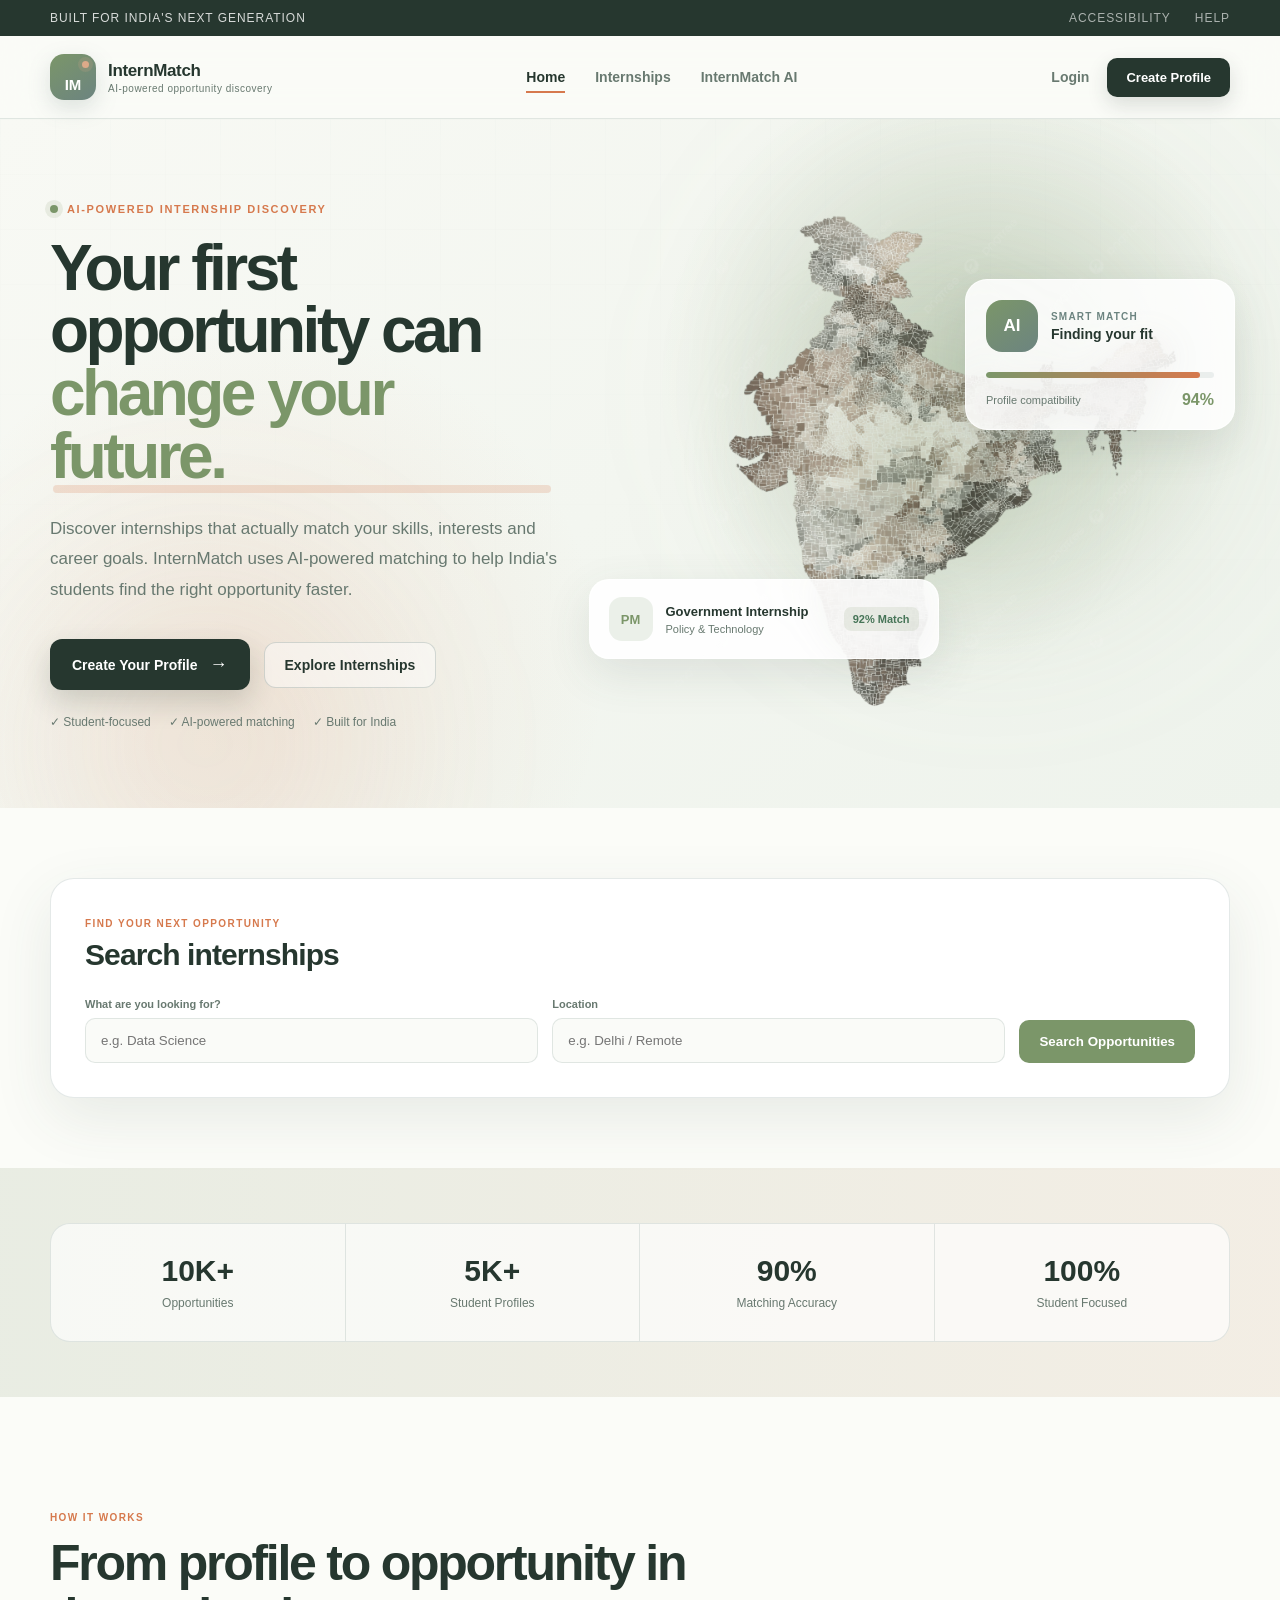
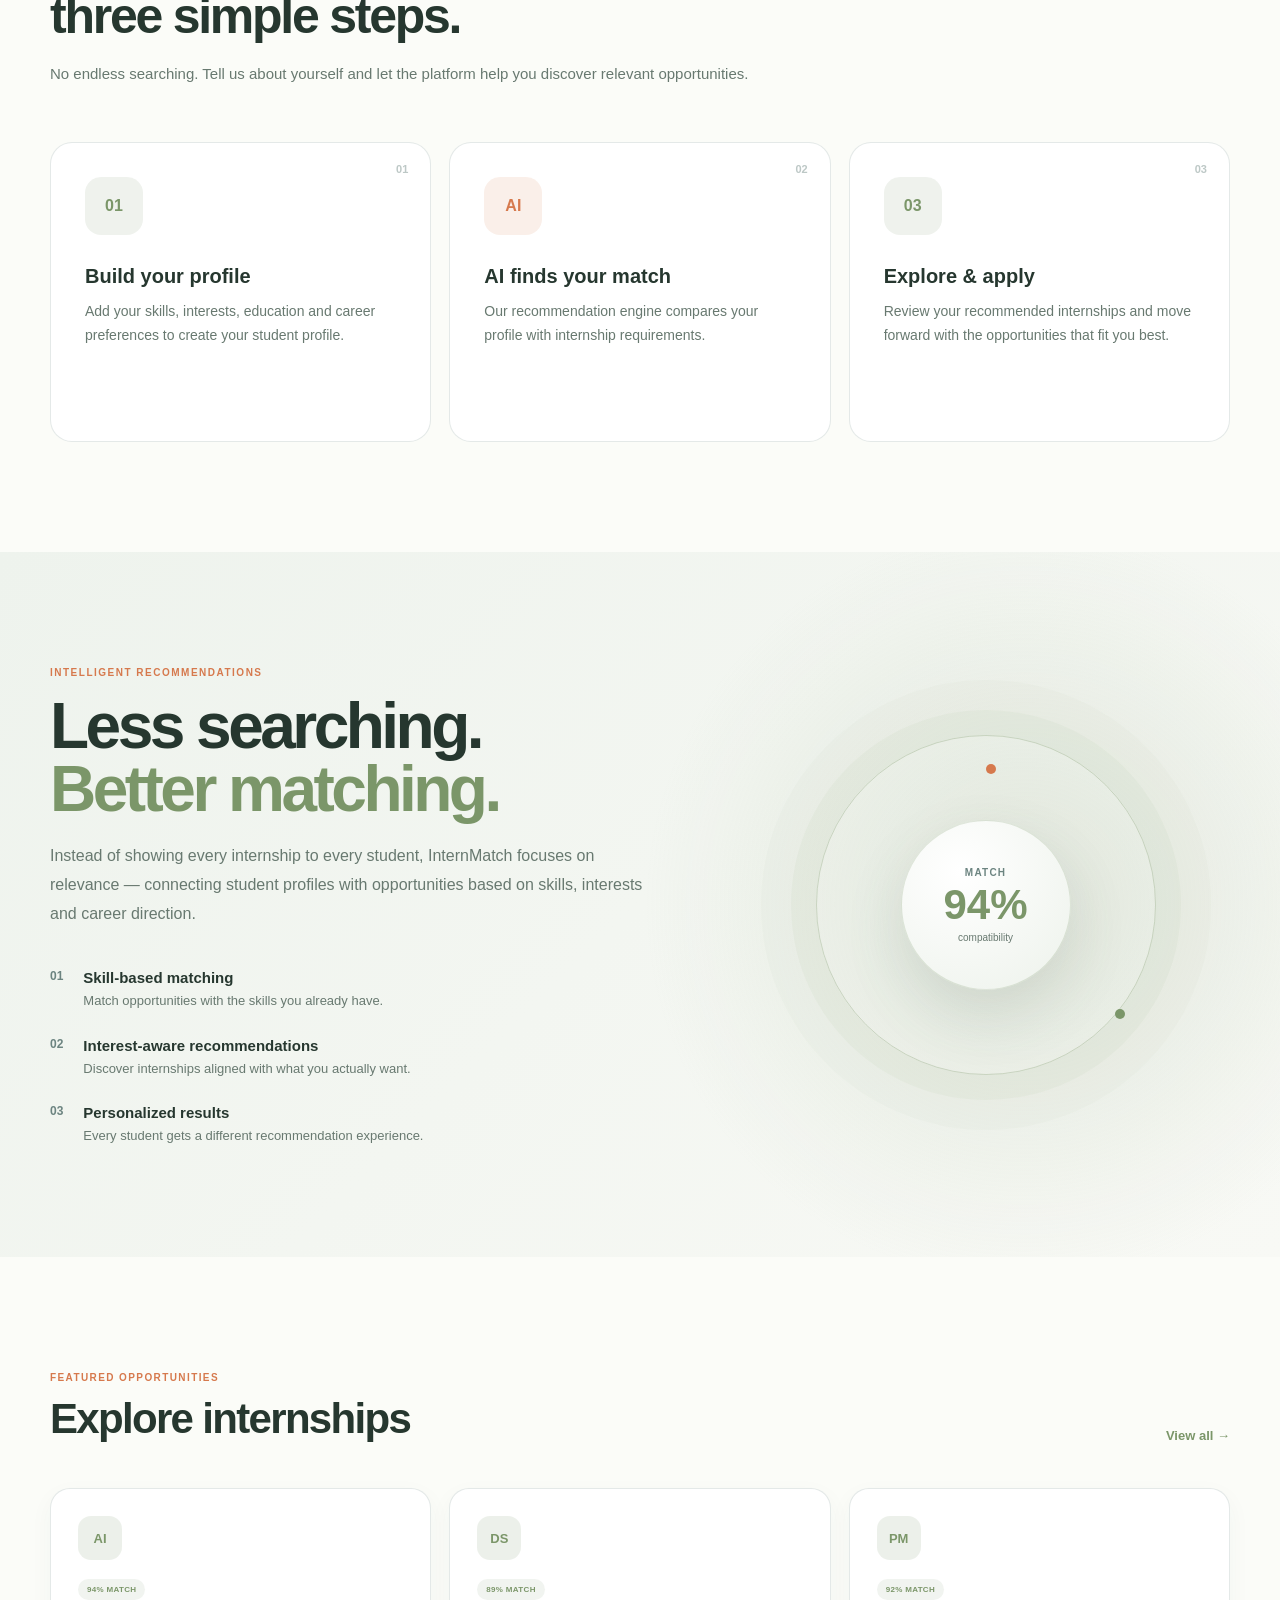
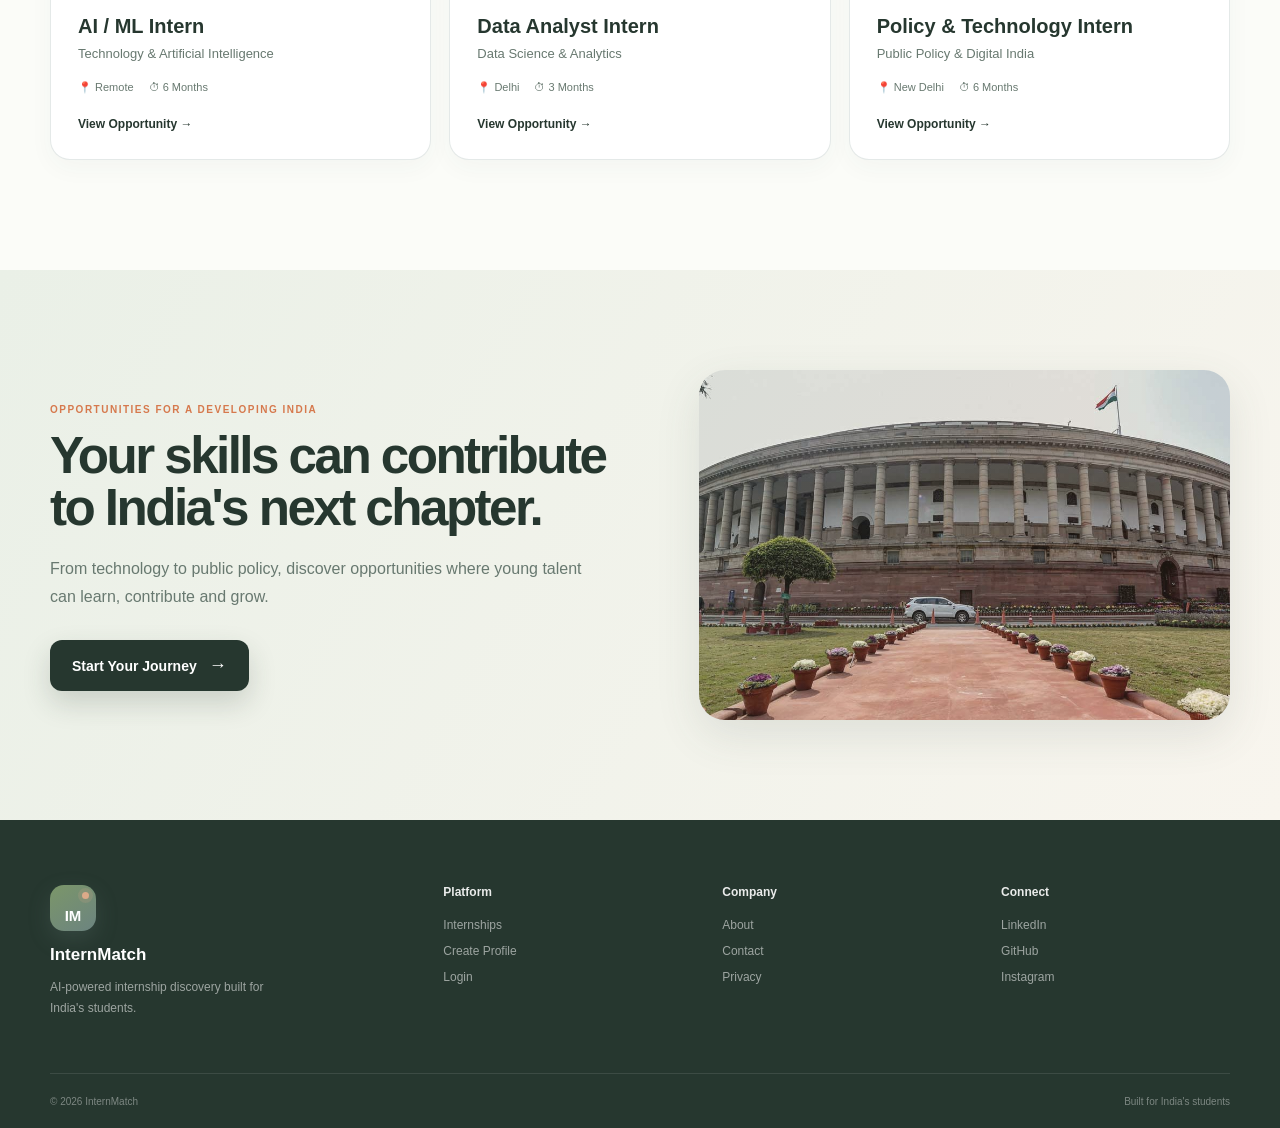
<file: index.html>
<!DOCTYPE html>
<html lang="en">

<head>
    <meta charset="UTF-8">
    <meta name="viewport" content="width=device-width, initial-scale=1.0">

    <title>InternMatch | AI-Powered Internship Discovery</title>

    <!-- YOUR CSS FILE -->
    <link rel="stylesheet" href="style.css">
</head>


<body>

    <!-- =====================================================
         TOP BAR
    ====================================================== -->

    <div class="top-bar">

        <div class="container top-bar-content">

            <div>
                Built for India's Next Generation
            </div>

            <div class="top-links">
                <a href="accessibility.html">Accessibility</a>
                <a href="help.html">Help</a>
            </div>

        </div>

    </div>



    <!-- =====================================================
         NAVBAR
    ====================================================== -->

    <header class="navbar">

        <div class="container nav-container">


            <!-- BRAND -->

            <a href="index.html" class="brand">

                <div class="brand-mark">
                    <span></span>
                    IM
                    </div>

                <div class="brand-text">

                    <strong>InternMatch</strong>

                    <span>
                        AI-powered opportunity discovery
                    </span>

                </div>

            </a>



            <!-- NAVIGATION -->

            <nav class="nav-links">

                <a href="index.html" class="active">
                    Home
                </a>

                <a href="internships.html">
                    Internships
                </a>

                <a href="ai-assistant.html" class="ai-shortcut">
                    InternMatch AI
                </a>

            </nav>



            <!-- ACTIONS -->

            <div class="nav-actions">

                <a href="login.html" class="login-link">
                    Login
                </a>

                <a href="register.html" class="register-btn">
                    Create Profile
                </a>

            </div>

        </div>

    </header>



    <!-- =====================================================
         HERO SECTION
    ====================================================== -->

    <main>


        <section class="hero">

            <!-- background grid -->

            <div class="hero-grid"></div>


            <!-- floating decorative elements -->

            <div class="floating-orb orb-one"></div>

            <div class="floating-orb orb-two"></div>



            <div class="container hero-container">


                <!-- HERO TEXT -->

                <div class="hero-content">


                    <div class="eyebrow">

                        <span class="status-dot"></span>

                        AI-POWERED INTERNSHIP DISCOVERY

                    </div>



                    <h1>

                        Your first opportunity can
                        
                        <span class="highlight">
                            change your future.
                        </span>

                    </h1>



                    <p class="hero-description">

                        Discover internships that actually match
                        your skills, interests and career goals.
                        InternMatch uses AI-powered matching to
                        help India's students find the right
                        opportunity faster.

                    </p>



                    <div class="hero-actions">

                        <a
                            href="register.html"
                            class="primary-btn"
                        >

                            Create Your Profile

                            <span>→</span>

                        </a>


                        <a
                            href="internships.html"
                            class="secondary-btn"
                        >

                            Explore Internships

                        </a>

                    </div>



                    <div class="hero-trust">

                        <span>
                            ✓ Student-focused
                        </span>

                        <span>
                            ✓ AI-powered matching
                        </span>

                        <span>
                            ✓ Built for India
                        </span>

                    </div>


                </div>



                <!-- =================================================
                     HERO VISUAL
                ================================================== -->

                <div class="hero-visual">


                    <div class="india-glow"></div>



                    <!-- INDIA MAP -->

                    <div class="hero-image-wrapper">

                        <img
                            src="india-map.png"
                            alt="India Map"
                            class="india-map"
                        >

                    </div>



                    <!-- AI MATCH CARD -->

                    <div class="ai-card">


                        <div class="ai-card-header">

                            <div class="ai-icon">
                                AI
                            </div>


                            <div>

                                <span>
                                    SMART MATCH
                                </span>

                                <strong>
                                    Finding your fit
                                </strong>

                            </div>

                        </div>



                        <div class="matching-line">

                            <div class="matching-progress"></div>

                        </div>



                        <div class="match-result">

                            <span>
                                Profile compatibility
                            </span>

                            <strong>
                                94%
                            </strong>

                        </div>


                    </div>



                    <!-- INTERNSHIP FLOATING CARD -->

                    <div class="floating-internship-card">


                        <div class="company-logo">
                            PM
                        </div>


                        <div class="internship-info">

                            <strong>
                                Government Internship
                            </strong>

                            <span>
                                Policy & Technology
                            </span>

                        </div>


                        <div class="match-score">
                            92% Match
                        </div>


                    </div>


                </div>

            </div>

        </section>



        <!-- =====================================================
             SEARCH
        ====================================================== -->

        <section class="search-section">

            <div class="container">

                <div class="search-card">


                    <div class="search-heading">

                        <span>
                            FIND YOUR NEXT OPPORTUNITY
                        </span>

                        <h2>
                            Search internships
                        </h2>

                    </div>



                    <form class="internship-search"
                          action="internships.html">


                        <div class="search-field">

                            <label>
                                What are you looking for?
                            </label>

                            <input
                                type="text"
                                name="role"
                                placeholder="e.g. Data Science"
                            >

                        </div>



                        <div class="search-field">

                            <label>
                                Location
                            </label>

                            <input
                                type="text"
                                name="location"
                                placeholder="e.g. Delhi / Remote"
                            >

                        </div>



                        <button
                            type="submit"
                            class="search-btn"
                        >
                            Search Opportunities
                        </button>


                    </form>

                </div>

            </div>

        </section>



        <!-- =====================================================
             STATS
        ====================================================== -->

        <section class="stats-section">

            <div class="container">

                <div class="stats-grid">


                    <div class="stat-item">

                        <strong>
                            10K+
                        </strong>

                        <span>
                            Opportunities
                        </span>

                    </div>


                    <div class="stat-item">

                        <strong>
                            5K+
                        </strong>

                        <span>
                            Student Profiles
                        </span>

                    </div>


                    <div class="stat-item">

                        <strong>
                            90%
                        </strong>

                        <span>
                            Matching Accuracy
                        </span>

                    </div>


                    <div class="stat-item">

                        <strong>
                            100%
                        </strong>

                        <span>
                            Student Focused
                        </span>

                    </div>


                </div>

            </div>

        </section>



        <!-- =====================================================
             HOW IT WORKS
        ====================================================== -->

        <section class="how-section">

            <div class="container">


                <div class="section-heading">

                    <span>
                        HOW IT WORKS
                    </span>

                    <h2>
                        From profile to opportunity
                        in three simple steps.
                    </h2>

                    <p>
                        No endless searching. Tell us about
                        yourself and let the platform help you
                        discover relevant opportunities.
                    </p>

                </div>



                <div class="steps-grid">


                    <!-- STEP 1 -->

                    <article class="step-card">

                        <span class="step-number">
                            01
                        </span>


                        <div class="step-icon">
                            01
                        </div>


                        <h3>
                            Build your profile
                        </h3>

                        <p>
                            Add your skills, interests, education
                            and career preferences to create
                            your student profile.
                        </p>

                    </article>



                    <!-- STEP 2 -->

                    <article class="step-card featured-step">

                        <span class="step-number">
                            02
                        </span>


                        <div class="step-icon">
                            AI
                        </div>


                        <h3>
                            AI finds your match
                        </h3>

                        <p>
                            Our recommendation engine compares
                            your profile with internship
                            requirements.
                        </p>

                    </article>



                    <!-- STEP 3 -->

                    <article class="step-card">

                        <span class="step-number">
                            03
                        </span>


                        <div class="step-icon">
                            03
                        </div>


                        <h3>
                            Explore & apply
                        </h3>

                        <p>
                            Review your recommended internships
                            and move forward with the opportunities
                            that fit you best.
                        </p>

                    </article>


                </div>

            </div>

        </section>



        <!-- =====================================================
             AI SECTION
        ====================================================== -->

        <section class="ai-section">

            <div class="container ai-section-container">


                <div class="ai-section-content">


                    <span class="section-label">
                        INTELLIGENT RECOMMENDATIONS
                    </span>


                    <h2>

                        Less searching.
                        <br>

                        <span>
                            Better matching.
                        </span>

                    </h2>


                    <p>

                        Instead of showing every internship to
                        every student, InternMatch focuses on
                        relevance — connecting student profiles
                        with opportunities based on skills,
                        interests and career direction.

                    </p>



                    <div class="ai-features">


                        <div class="ai-feature">

                            <span>
                                01
                            </span>

                            <div>

                                <strong>
                                    Skill-based matching
                                </strong>

                                <p>
                                    Match opportunities with
                                    the skills you already have.
                                </p>

                            </div>

                        </div>



                        <div class="ai-feature">

                            <span>
                                02
                            </span>

                            <div>

                                <strong>
                                    Interest-aware recommendations
                                </strong>

                                <p>
                                    Discover internships aligned
                                    with what you actually want.
                                </p>

                            </div>

                        </div>



                        <div class="ai-feature">

                            <span>
                                03
                            </span>

                            <div>

                                <strong>
                                    Personalized results
                                </strong>

                                <p>
                                    Every student gets a different
                                    recommendation experience.
                                </p>

                            </div>

                        </div>


                    </div>

                </div>



                <!-- AI VISUAL -->

                <div class="ai-visual">


                    <div class="ai-ring"></div>


                    <div class="ai-core">

                        <span>
                            MATCH
                        </span>

                        <strong>
                            94%
                        </strong>

                        <small>
                            compatibility
                        </small>

                    </div>


                </div>


            </div>

        </section>



        <!-- =====================================================
             INTERNSHIPS
        ====================================================== -->

        <section class="internship-section">

            <div class="container">


                <div class="section-heading-row">


                    <div>

                        <span>
                            FEATURED OPPORTUNITIES
                        </span>

                        <h2>
                            Explore internships
                        </h2>

                    </div>


                    <a href="internships.html">
                        View all →
                    </a>


                </div>



                <div class="internship-grid">


                    <!-- CARD 1 -->

                    <article class="internship-card">


                        <div class="company-logo">
                            AI
                        </div>


                        <span class="match-badge">
                            94% MATCH
                        </span>


                        <h3>
                            AI / ML Intern
                        </h3>


                        <p>
                            Technology & Artificial Intelligence
                        </p>


                        <div class="card-meta">

                            <span>
                                📍 Remote
                            </span>

                            <span>
                                ⏱ 6 Months
                            </span>

                        </div>


                        <a href="internship-details.html">
                            View Opportunity →
                        </a>


                    </article>



                    <!-- CARD 2 -->

                    <article class="internship-card">


                        <div class="company-logo">
                            DS
                        </div>


                        <span class="match-badge">
                            89% MATCH
                        </span>


                        <h3>
                            Data Analyst Intern
                        </h3>


                        <p>
                            Data Science & Analytics
                        </p>


                        <div class="card-meta">

                            <span>
                                📍 Delhi
                            </span>

                            <span>
                                ⏱ 3 Months
                            </span>

                        </div>


                        <a href="internship-details.html">
                            View Opportunity →
                        </a>


                    </article>



                    <!-- CARD 3 -->

                    <article class="internship-card">


                        <div class="company-logo">
                            PM
                        </div>


                        <span class="match-badge">
                            92% MATCH
                        </span>


                        <h3>
                            Policy & Technology Intern
                        </h3>


                        <p>
                            Public Policy & Digital India
                        </p>


                        <div class="card-meta">

                            <span>
                                📍 New Delhi
                            </span>

                            <span>
                                ⏱ 6 Months
                            </span>

                        </div>


                        <a href="internship-details.html">
                            View Opportunity →
                        </a>


                    </article>


                </div>

            </div>

        </section>



        <!-- =====================================================
             PARLIAMENT / INDIA CTA
        ====================================================== -->

        <section class="india-cta">

            <div class="container">


                <div class="cta-content">


                    <span>
                        OPPORTUNITIES FOR A DEVELOPING INDIA
                    </span>


                    <h2>
                        Your skills can contribute
                        to India's next chapter.
                    </h2>


                    <p>
                        From technology to public policy,
                        discover opportunities where young
                        talent can learn, contribute and grow.
                    </p>


                    <a
                        href="register.html"
                        class="primary-btn"
                    >

                        Start Your Journey

                        <span>
                            →
                        </span>

                    </a>


                </div>



                <div class="cta-visual">

                    <img
                        src="parliament.jpg"
                        alt="Indian Parliament"
                    >

                </div>


            </div>

        </section>



    </main>



    <!-- =====================================================
         FOOTER
    ====================================================== -->

    <footer class="footer">

        <div class="container footer-grid">


            <!-- BRAND -->

            <div class="footer-brand">

                <div class="brand-mark">
                    <span></span>
                    IM
                </div>

                <strong>
                    InternMatch
                </strong>

                <p>
                    AI-powered internship discovery
                    built for India's students.
                </p>

            </div>



            <!-- PLATFORM -->

            <div class="footer-column">

                <h4>
                    Platform
                </h4>

                <a href="internships.html">
                    Internships
                </a>

                <a href="register.html">
                    Create Profile
                </a>

                <a href="login.html">
                    Login
                </a>

            </div>



            <!-- COMPANY -->

            <div class="footer-column">

                <h4>
                    Company
                </h4>

                <a href="about.html">
                    About
                </a>

                <a href="#">
                    Contact
                </a>

                <a href="#">
                    Privacy
                </a>

            </div>



            <!-- CONNECT -->

            <div class="footer-column">

                <h4>
                    Connect
                </h4>

                <a href="#">
                    LinkedIn
                </a>

                <a href="#">
                    GitHub
                </a>

                <a href="#">
                    Instagram
                </a>

            </div>


        </div>



        <div class="container footer-bottom">

            <span>
                © 2026 InternMatch
            </span>

            <span>
                Built for India's students
            </span>

        </div>

    </footer>


</body>

</html>
</file>
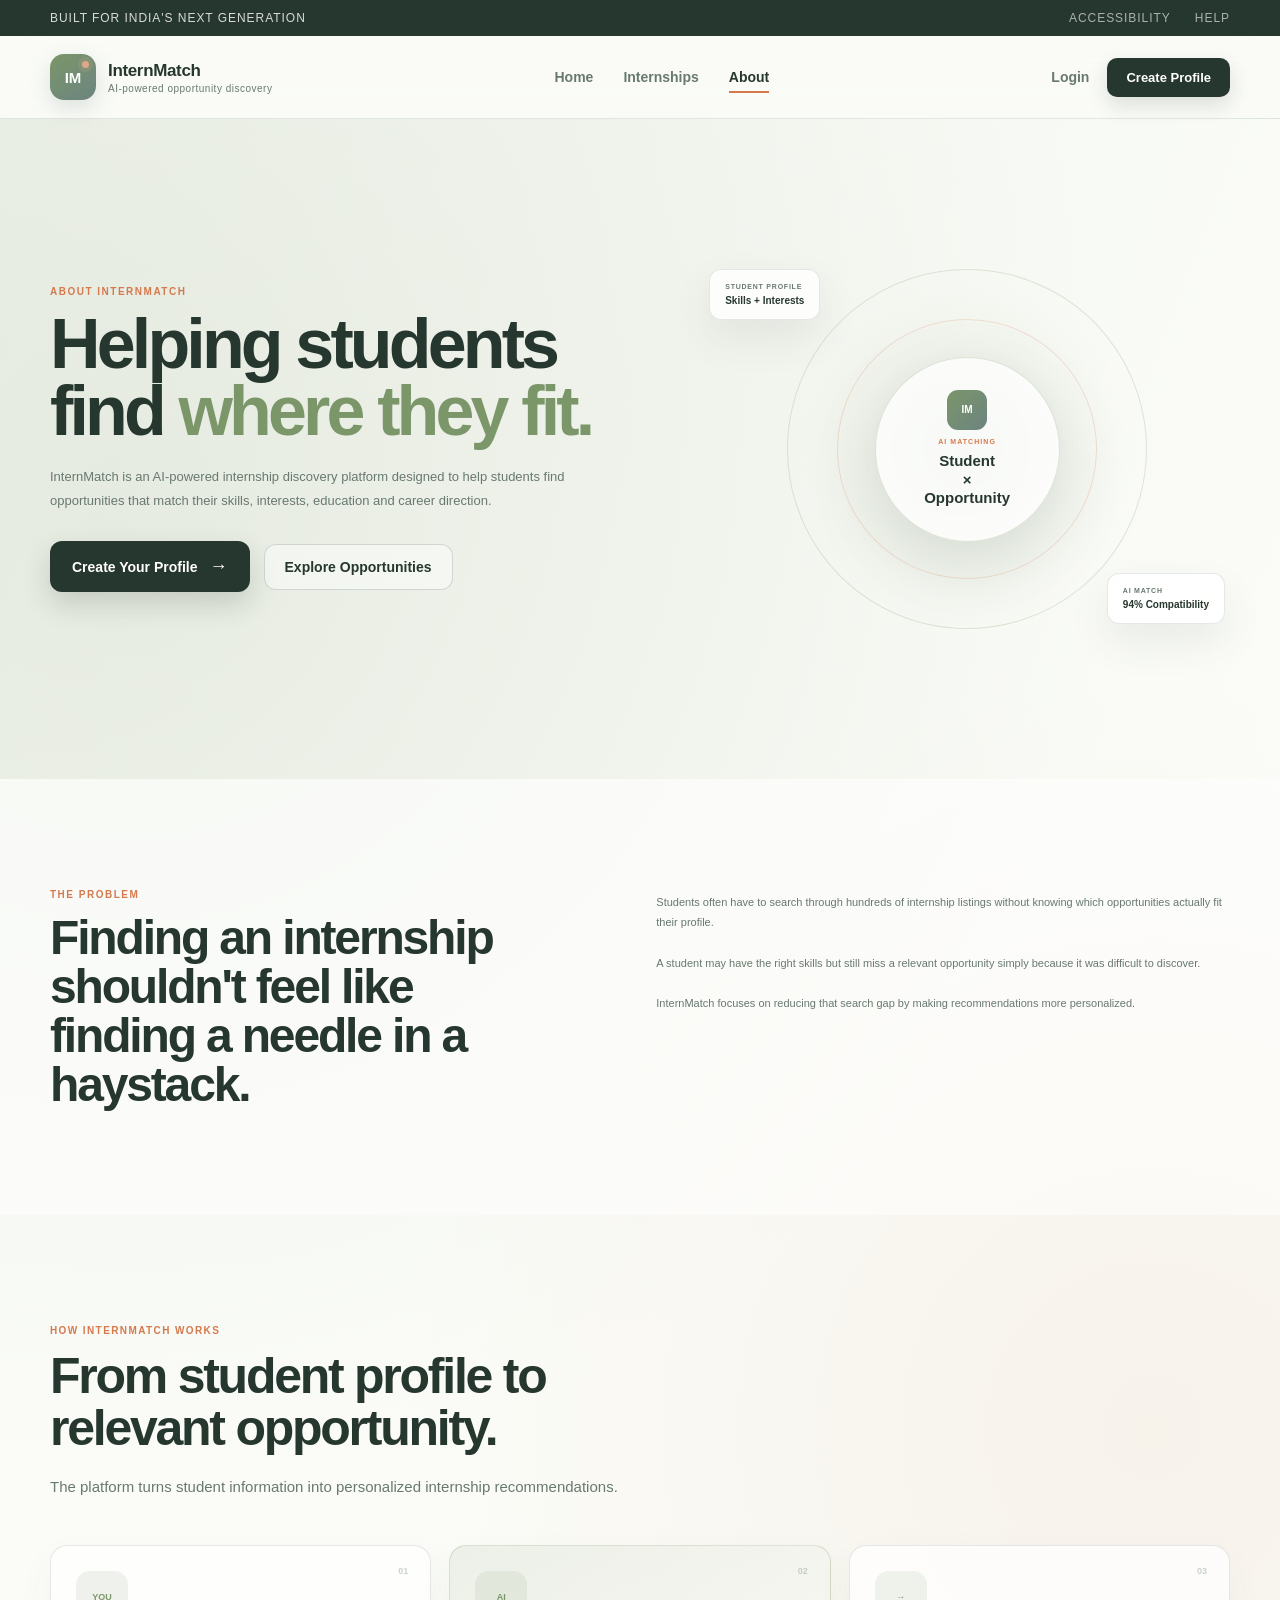
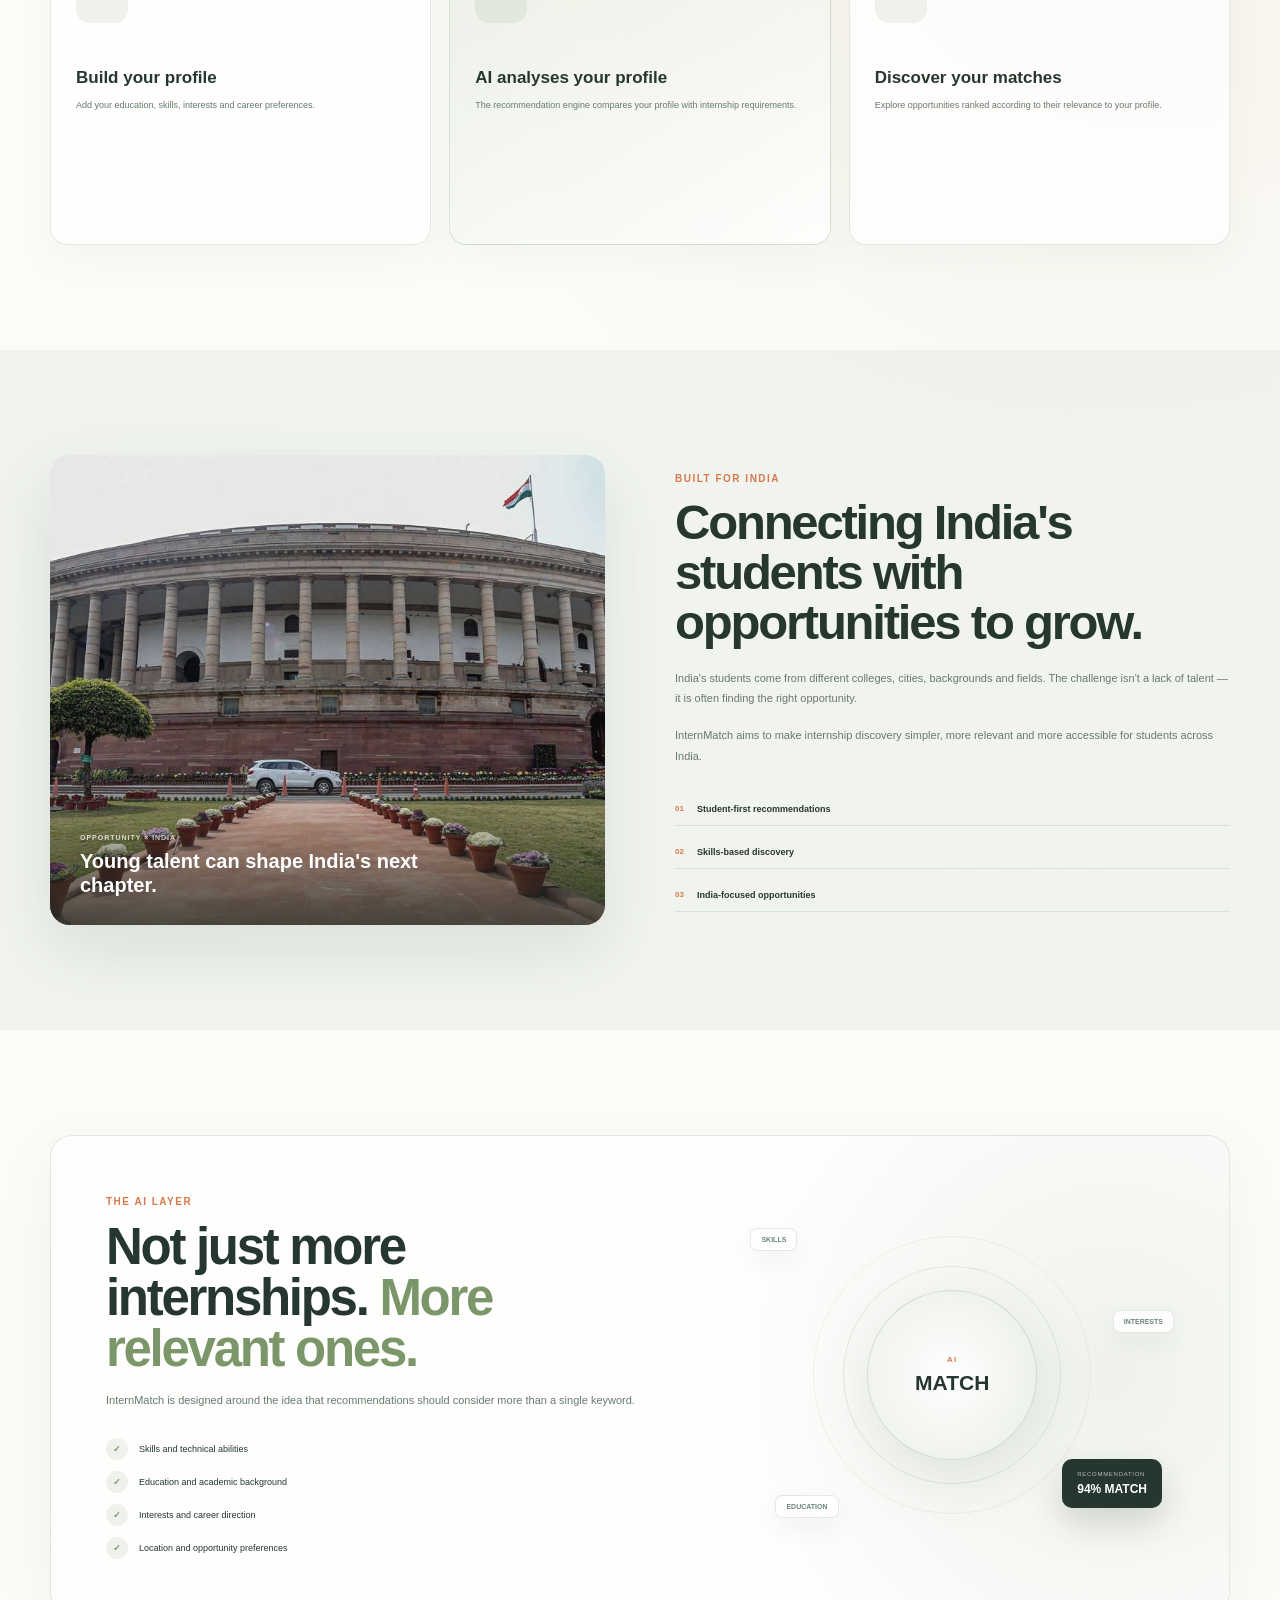
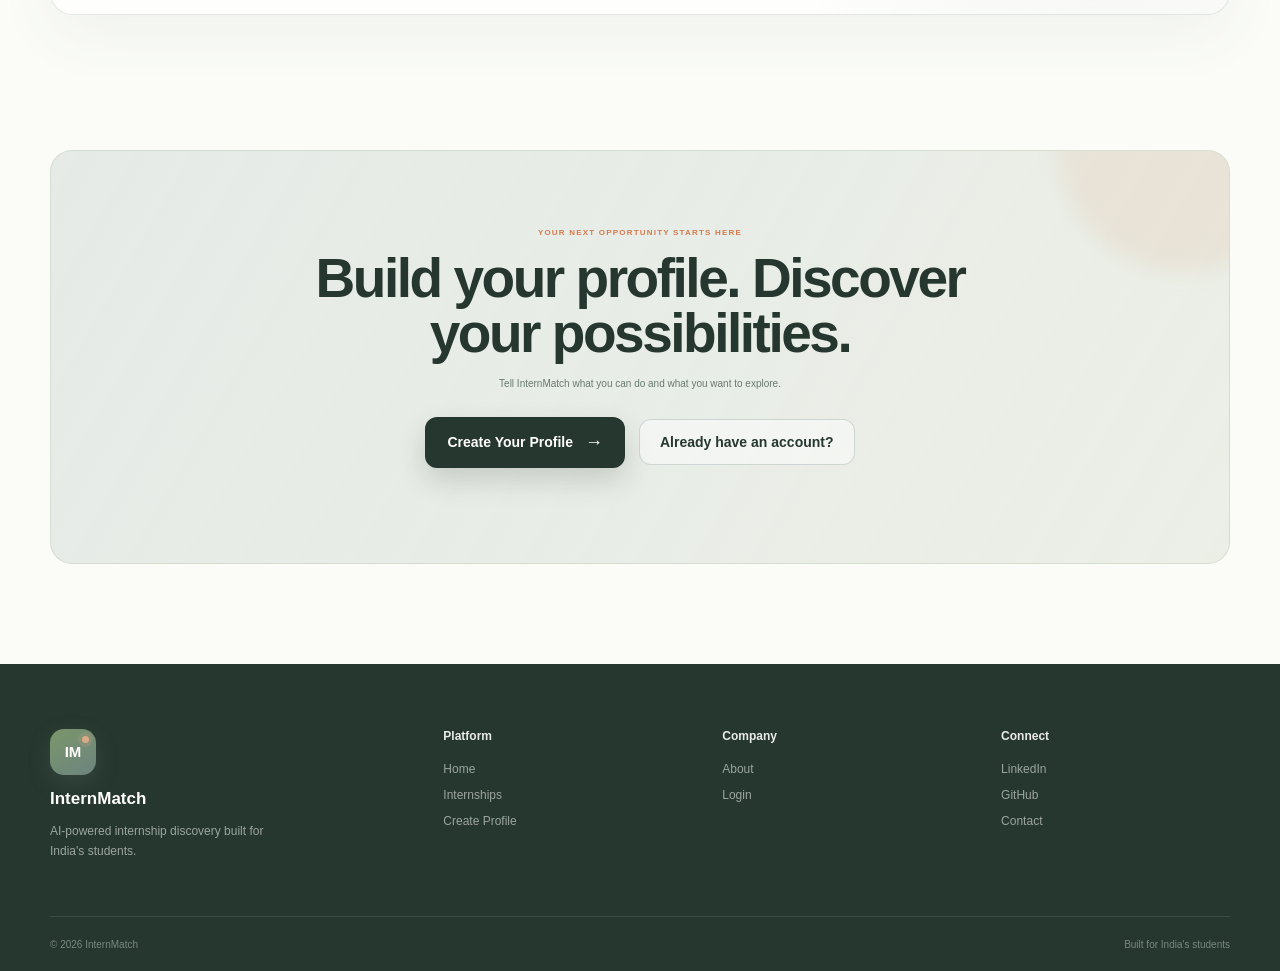
<file: about.html>
<!DOCTYPE html>
<html lang="en">

<head>

    <meta charset="UTF-8">
    <meta name="viewport" content="width=device-width, initial-scale=1.0">

    <title>About | InternMatch</title>

    <link rel="stylesheet" href="style.css">

</head>


<body>


    <!-- =====================================================
         TOP BAR
    ====================================================== -->

    <div class="top-bar">

        <div class="container top-bar-content">

            <div>
                Built for India's Next Generation
            </div>

            <div class="top-links">
                <a href="accessibility.html">Accessibility</a>
                <a href="help.html">Help</a>
            </div>

        </div>

    </div>



    <!-- =====================================================
         NAVBAR
    ====================================================== -->

    <header class="navbar">

        <div class="container nav-container">


            <a href="index.html" class="brand">

                <div class="brand-mark">
                    IM
                </div>

                <div class="brand-text">

                    <strong>
                        InternMatch
                    </strong>

                    <span>
                        AI-powered opportunity discovery
                    </span>

                </div>

            </a>



            <nav class="nav-links">

                <a href="index.html">
                    Home
                </a>

                <a href="internships.html">
                    Internships
                </a>

                <a href="about.html" class="active">
                    About
                </a>

            </nav>



            <div class="nav-actions">

                <a
                    href="login.html"
                    class="login-link"
                >
                    Login
                </a>

                <a
                    href="register.html"
                    class="register-btn"
                >
                    Create Profile
                </a>

            </div>

        </div>

    </header>



    <!-- =====================================================
         ABOUT HERO
    ====================================================== -->

    <main class="about-page">


        <section class="about-hero">

            <div class="container about-hero-grid">


                <div class="about-hero-content">

                    <span class="section-label">
                        ABOUT INTERNMATCH
                    </span>


                    <h1>

                        Helping students find
                        <span>
                            where they fit.
                        </span>

                    </h1>


                    <p>

                        InternMatch is an AI-powered internship
                        discovery platform designed to help
                        students find opportunities that match
                        their skills, interests, education and
                        career direction.

                    </p>


                    <div class="hero-actions">

                        <a
                            href="register.html"
                            class="primary-btn"
                        >

                            Create Your Profile

                            <span>
                                →
                            </span>

                        </a>


                        <a
                            href="internships.html"
                            class="secondary-btn"
                        >

                            Explore Opportunities

                        </a>

                    </div>

                </div>



                <!-- VISUAL -->

                <div class="about-hero-visual">


                    <div class="about-glow"></div>


                    <div class="about-orbit orbit-a"></div>

                    <div class="about-orbit orbit-b"></div>


                    <div class="about-core">

                        <div class="about-core-logo">
                            IM
                        </div>

                        <span>
                            AI MATCHING
                        </span>

                        <strong>
                            Student
                            <br>
                            ×
                            <br>
                            Opportunity
                        </strong>

                    </div>


                    <div class="about-floating-card card-student">

                        <span>
                            STUDENT PROFILE
                        </span>

                        <strong>
                            Skills + Interests
                        </strong>

                    </div>


                    <div class="about-floating-card card-match">

                        <span>
                            AI MATCH
                        </span>

                        <strong>
                            94% Compatibility
                        </strong>

                    </div>


                </div>

            </div>

        </section>



        <!-- =====================================================
             PROBLEM
        ====================================================== -->

        <section class="about-problem">

            <div class="container about-two-column">


                <div>

                    <span class="section-label">
                        THE PROBLEM
                    </span>

                    <h2>
                        Finding an internship
                        shouldn't feel like
                        finding a needle in a haystack.
                    </h2>

                </div>


                <div class="about-text">

                    <p>

                        Students often have to search through
                        hundreds of internship listings without
                        knowing which opportunities actually fit
                        their profile.

                    </p>


                    <p>

                        A student may have the right skills but
                        still miss a relevant opportunity simply
                        because it was difficult to discover.

                    </p>


                    <p>

                        InternMatch focuses on reducing that
                        search gap by making recommendations
                        more personalized.

                    </p>

                </div>

            </div>

        </section>



        <!-- =====================================================
             HOW INTERNMATCH WORKS
        ====================================================== -->

        <section class="about-process">

            <div class="container">


                <div class="section-heading">

                    <span>
                        HOW INTERNMATCH WORKS
                    </span>

                    <h2>
                        From student profile
                        to relevant opportunity.
                    </h2>

                    <p>
                        The platform turns student information
                        into personalized internship recommendations.
                    </p>

                </div>



                <div class="about-process-grid">


                    <!-- STEP 1 -->

                    <article class="about-process-card">

                        <span class="process-number">
                            01
                        </span>

                        <div class="process-icon">
                            YOU
                        </div>

                        <h3>
                            Build your profile
                        </h3>

                        <p>

                            Add your education, skills,
                            interests and career preferences.

                        </p>

                    </article>



                    <!-- STEP 2 -->

                    <article class="about-process-card featured">

                        <span class="process-number">
                            02
                        </span>

                        <div class="process-icon">
                            AI
                        </div>

                        <h3>
                            AI analyses your profile
                        </h3>

                        <p>

                            The recommendation engine compares
                            your profile with internship requirements.

                        </p>

                    </article>



                    <!-- STEP 3 -->

                    <article class="about-process-card">

                        <span class="process-number">
                            03
                        </span>

                        <div class="process-icon">
                            →
                        </div>

                        <h3>
                            Discover your matches
                        </h3>

                        <p>

                            Explore opportunities ranked according
                            to their relevance to your profile.

                        </p>

                    </article>


                </div>

            </div>

        </section>



        <!-- =====================================================
             INDIA SECTION
        ====================================================== -->

        <section class="about-india">

            <div class="container about-india-grid">


                <div class="about-india-image">

                    <img
                        src="parliament.jpg"
                        alt="Indian Parliament"
                    >

                    <div class="india-image-overlay">

                        <span>
                            OPPORTUNITY × INDIA
                        </span>

                        <strong>
                            Young talent can shape
                            India's next chapter.
                        </strong>

                    </div>

                </div>



                <div class="about-india-content">

                    <span class="section-label">
                        BUILT FOR INDIA
                    </span>


                    <h2>
                        Connecting India's students
                        with opportunities to grow.
                    </h2>


                    <p>

                        India's students come from different
                        colleges, cities, backgrounds and fields.
                        The challenge isn't a lack of talent —
                        it is often finding the right opportunity.

                    </p>


                    <p>

                        InternMatch aims to make internship
                        discovery simpler, more relevant and
                        more accessible for students across India.

                    </p>


                    <div class="india-points">

                        <div>

                            <strong>
                                01
                            </strong>

                            <span>
                                Student-first recommendations
                            </span>

                        </div>


                        <div>

                            <strong>
                                02
                            </strong>

                            <span>
                                Skills-based discovery
                            </span>

                        </div>


                        <div>

                            <strong>
                                03
                            </strong>

                            <span>
                                India-focused opportunities
                            </span>

                        </div>

                    </div>

                </div>

            </div>

        </section>



        <!-- =====================================================
             AI SECTION
        ====================================================== -->

        <section class="about-ai">

            <div class="container">


                <div class="about-ai-box">


                    <div class="about-ai-content">

                        <span class="section-label">
                            THE AI LAYER
                        </span>


                        <h2>
                            Not just more internships.
                            <span>
                                More relevant ones.
                            </span>
                        </h2>


                        <p>

                            InternMatch is designed around the idea
                            that recommendations should consider
                            more than a single keyword.

                        </p>


                        <div class="ai-match-points">

                            <div>

                                <span>
                                    ✓
                                </span>

                                <p>
                                    Skills and technical abilities
                                </p>

                            </div>


                            <div>

                                <span>
                                    ✓
                                </span>

                                <p>
                                    Education and academic background
                                </p>

                            </div>


                            <div>

                                <span>
                                    ✓
                                </span>

                                <p>
                                    Interests and career direction
                                </p>

                            </div>


                            <div>

                                <span>
                                    ✓
                                </span>

                                <p>
                                    Location and opportunity preferences
                                </p>

                            </div>

                        </div>

                    </div>



                    <div class="about-ai-visual">


                        <div class="ai-data-line line-one">
                            SKILLS
                        </div>

                        <div class="ai-data-line line-two">
                            INTERESTS
                        </div>

                        <div class="ai-data-line line-three">
                            EDUCATION
                        </div>


                        <div class="about-ai-circle">

                            <span>
                                AI
                            </span>

                            <strong>
                                MATCH
                            </strong>

                        </div>


                        <div class="ai-result-card">

                            <span>
                                RECOMMENDATION
                            </span>

                            <strong>
                                94% MATCH
                            </strong>

                        </div>

                    </div>


                </div>

            </div>

        </section>



        <!-- =====================================================
             CTA
        ====================================================== -->

        <section class="about-cta">

            <div class="container">

                <div class="about-cta-inner">

                    <span>
                        YOUR NEXT OPPORTUNITY STARTS HERE
                    </span>


                    <h2>
                        Build your profile.
                        Discover your possibilities.
                    </h2>


                    <p>

                        Tell InternMatch what you can do and
                        what you want to explore.

                    </p>


                    <div class="hero-actions">

                        <a
                            href="register.html"
                            class="primary-btn"
                        >

                            Create Your Profile

                            <span>
                                →
                            </span>

                        </a>


                        <a
                            href="login.html"
                            class="secondary-btn"
                        >

                            Already have an account?

                        </a>

                    </div>

                </div>

            </div>

        </section>


    </main>



    <!-- =====================================================
         FOOTER
    ====================================================== -->

    <footer class="footer">

        <div class="container footer-grid">


            <div class="footer-brand">

                <div class="brand-mark">
                    IM
                </div>

                <strong>
                    InternMatch
                </strong>

                <p>
                    AI-powered internship discovery
                    built for India's students.
                </p>

            </div>



            <div class="footer-column">

                <h4>
                    Platform
                </h4>

                <a href="index.html">
                    Home
                </a>

                <a href="internships.html">
                    Internships
                </a>

                <a href="register.html">
                    Create Profile
                </a>

            </div>



            <div class="footer-column">

                <h4>
                    Company
                </h4>

                <a href="about.html">
                    About
                </a>

                <a href="login.html">
                    Login
                </a>

            </div>



            <div class="footer-column">

                <h4>
                    Connect
                </h4>

                <a href="#">
                    LinkedIn
                </a>

                <a href="#">
                    GitHub
                </a>

                <a href="#">
                    Contact
                </a>

            </div>


        </div>



        <div class="container footer-bottom">

            <span>
                © 2026 InternMatch
            </span>

            <span>
                Built for India's students
            </span>

        </div>

    </footer>


</body>

</html>
</file>
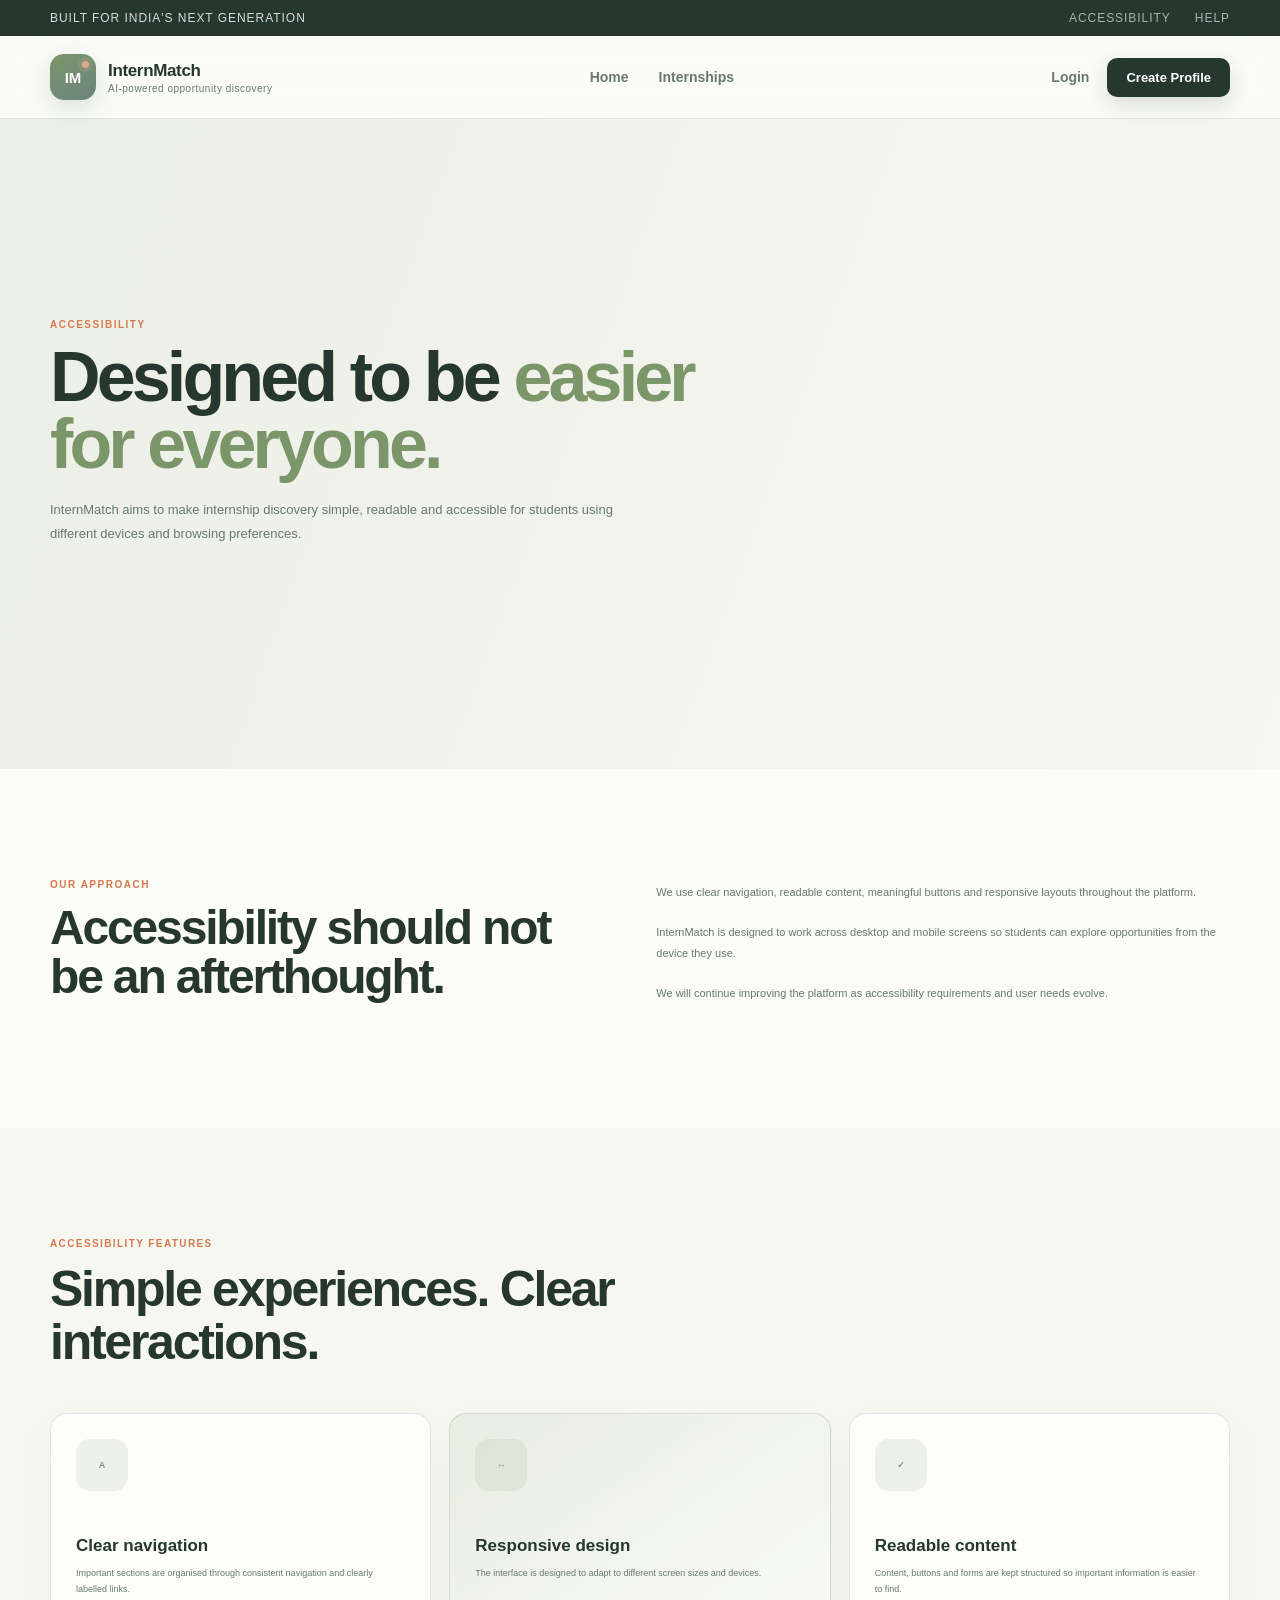
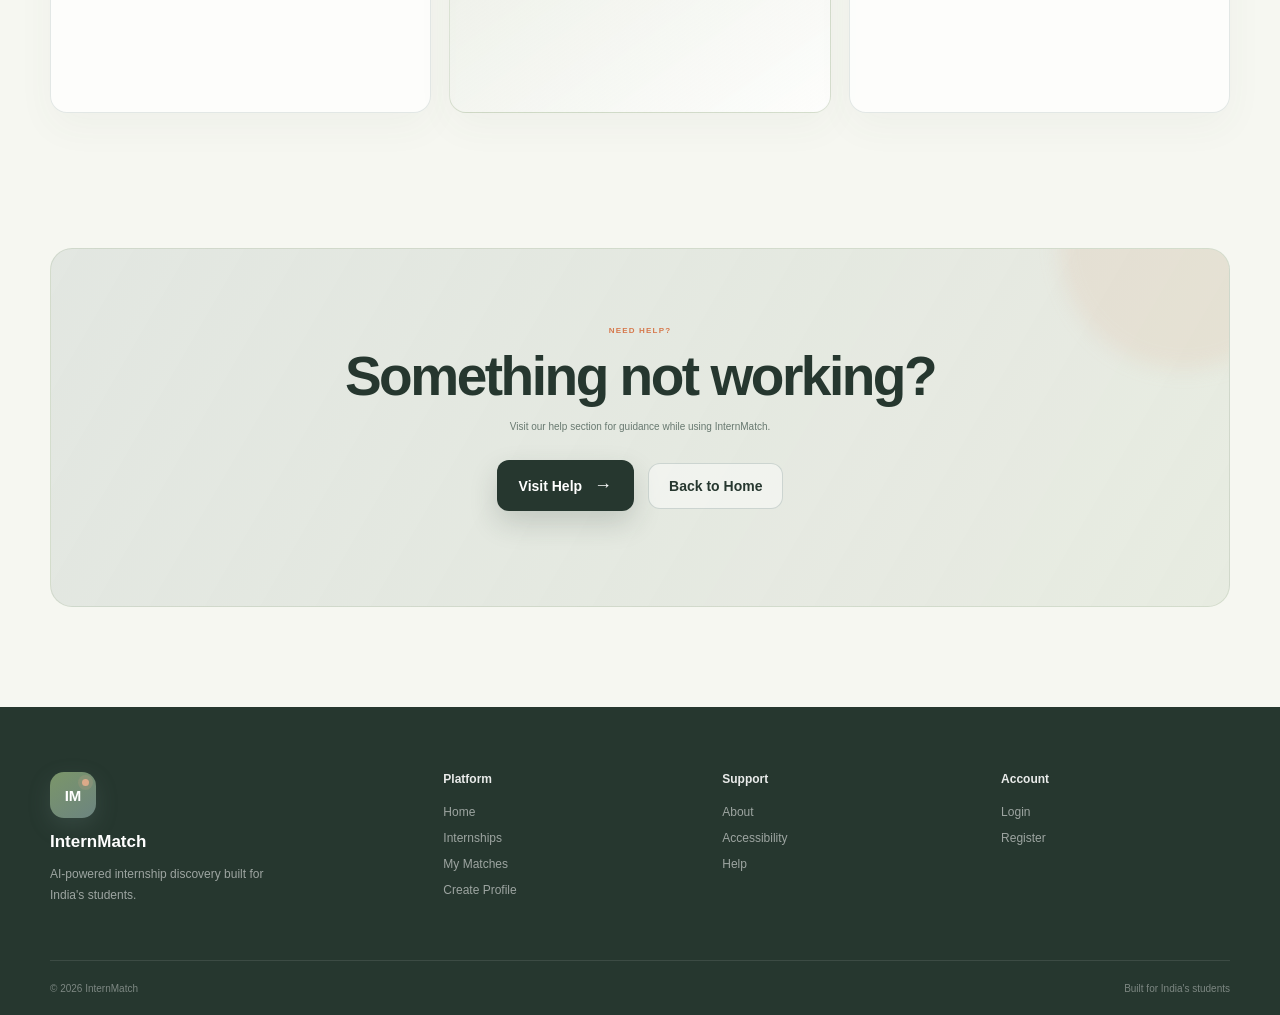
<file: accessibility.html>
<!DOCTYPE html>
<html lang="en">

<head>
    <meta charset="UTF-8">
    <meta name="viewport" content="width=device-width, initial-scale=1.0">

    <title>Accessibility | InternMatch</title>

    <link rel="stylesheet" href="style.css">
</head>

<body>

    <!-- =====================================================
         TOP BAR
    ====================================================== -->

    <div class="top-bar">

        <div class="container top-bar-content">

            <div>
                Built for India's Next Generation
            </div>

            <div class="top-links">
                <a href="accessibility.html">Accessibility</a>
                <a href="help.html">Help</a>
            </div>

        </div>

    </div>


    <!-- NAVBAR -->
    <header class="navbar">

        <div class="container nav-container">

            <a href="index.html" class="brand">

                <div class="brand-mark">
                    IM
                </div>

                <div class="brand-text">

                    <strong>
                        InternMatch
                    </strong>

                    <span>
                        AI-powered opportunity discovery
                    </span>

                </div>

            </a>


            <nav class="nav-links">

                <a href="index.html">
                    Home
                </a>

                <a href="internships.html">
                    Internships
                </a>

            </nav>


            <div class="nav-actions">

                <a href="login.html" class="login-link">
                    Login
                </a>

                <a href="register.html" class="register-btn">
                    Create Profile
                </a>

            </div>

        </div>

    </header>


    <!-- CONTENT -->
    <main>

        <section class="about-hero">

            <div class="container">

                <div class="about-hero-content">

                    <span class="section-label">
                        ACCESSIBILITY
                    </span>

                    <h1>
                        Designed to be
                        <span>
                            easier for everyone.
                        </span>
                    </h1>

                    <p>
                        InternMatch aims to make internship discovery
                        simple, readable and accessible for students
                        using different devices and browsing preferences.
                    </p>

                </div>

            </div>

        </section>


        <section class="about-problem">

            <div class="container about-two-column">

                <div>

                    <span class="section-label">
                        OUR APPROACH
                    </span>

                    <h2>
                        Accessibility should
                        not be an afterthought.
                    </h2>

                </div>


                <div class="about-text">

                    <p>
                        We use clear navigation, readable content,
                        meaningful buttons and responsive layouts
                        throughout the platform.
                    </p>

                    <p>
                        InternMatch is designed to work across
                        desktop and mobile screens so students can
                        explore opportunities from the device they use.
                    </p>

                    <p>
                        We will continue improving the platform as
                        accessibility requirements and user needs evolve.
                    </p>

                </div>

            </div>

        </section>


        <section class="about-process">

            <div class="container">

                <div class="section-heading">

                    <span>
                        ACCESSIBILITY FEATURES
                    </span>

                    <h2>
                        Simple experiences.
                        Clear interactions.
                    </h2>

                </div>


                <div class="about-process-grid">

                    <article class="about-process-card">

                        <div class="process-icon">
                            A
                        </div>

                        <h3>
                            Clear navigation
                        </h3>

                        <p>
                            Important sections are organised through
                            consistent navigation and clearly labelled links.
                        </p>

                    </article>


                    <article class="about-process-card featured">

                        <div class="process-icon">
                            ↔
                        </div>

                        <h3>
                            Responsive design
                        </h3>

                        <p>
                            The interface is designed to adapt to
                            different screen sizes and devices.
                        </p>

                    </article>


                    <article class="about-process-card">

                        <div class="process-icon">
                            ✓
                        </div>

                        <h3>
                            Readable content
                        </h3>

                        <p>
                            Content, buttons and forms are kept
                            structured so important information is easier to find.
                        </p>

                    </article>

                </div>

            </div>

        </section>


        <!-- CTA -->
        <section class="about-cta">

            <div class="container">

                <div class="about-cta-inner">

                    <span>
                        NEED HELP?
                    </span>

                    <h2>
                        Something not working?
                    </h2>

                    <p>
                        Visit our help section for guidance
                        while using InternMatch.
                    </p>

                    <div class="hero-actions">

                        <a href="help.html" class="primary-btn">
                            Visit Help
                            <span>→</span>
                        </a>

                        <a href="index.html" class="secondary-btn">
                            Back to Home
                        </a>

                    </div>

                </div>

            </div>

        </section>

    </main>


    <!-- FOOTER -->
    <footer class="footer">

        <div class="container footer-grid">

            <div class="footer-brand">

                <div class="brand-mark">
                    IM
                </div>

                <strong>
                    InternMatch
                </strong>

                <p>
                    AI-powered internship discovery
                    built for India's students.
                </p>

            </div>


            <div class="footer-column">

                <h4>
                    Platform
                </h4>

                <a href="index.html">
                    Home
                </a>

                <a href="internships.html">
                    Internships
                </a>

                <a href="results.html">
                    My Matches
                </a>

                <a href="register.html">
                    Create Profile
                </a>

            </div>


            <div class="footer-column">

                <h4>
                    Support
                </h4>

                <a href="about.html">
                    About
                </a>

                <a href="accessibility.html">
                    Accessibility
                </a>

                <a href="help.html">
                    Help
                </a>

            </div>


            <div class="footer-column">

                <h4>
                    Account
                </h4>

                <a href="login.html">
                    Login
                </a>

                <a href="register.html">
                    Register
                </a>

            </div>

        </div>


        <div class="container footer-bottom">

            <span>
                © 2026 InternMatch
            </span>

            <span>
                Built for India's students
            </span>

        </div>

    </footer>

</body>

</html>
</file>
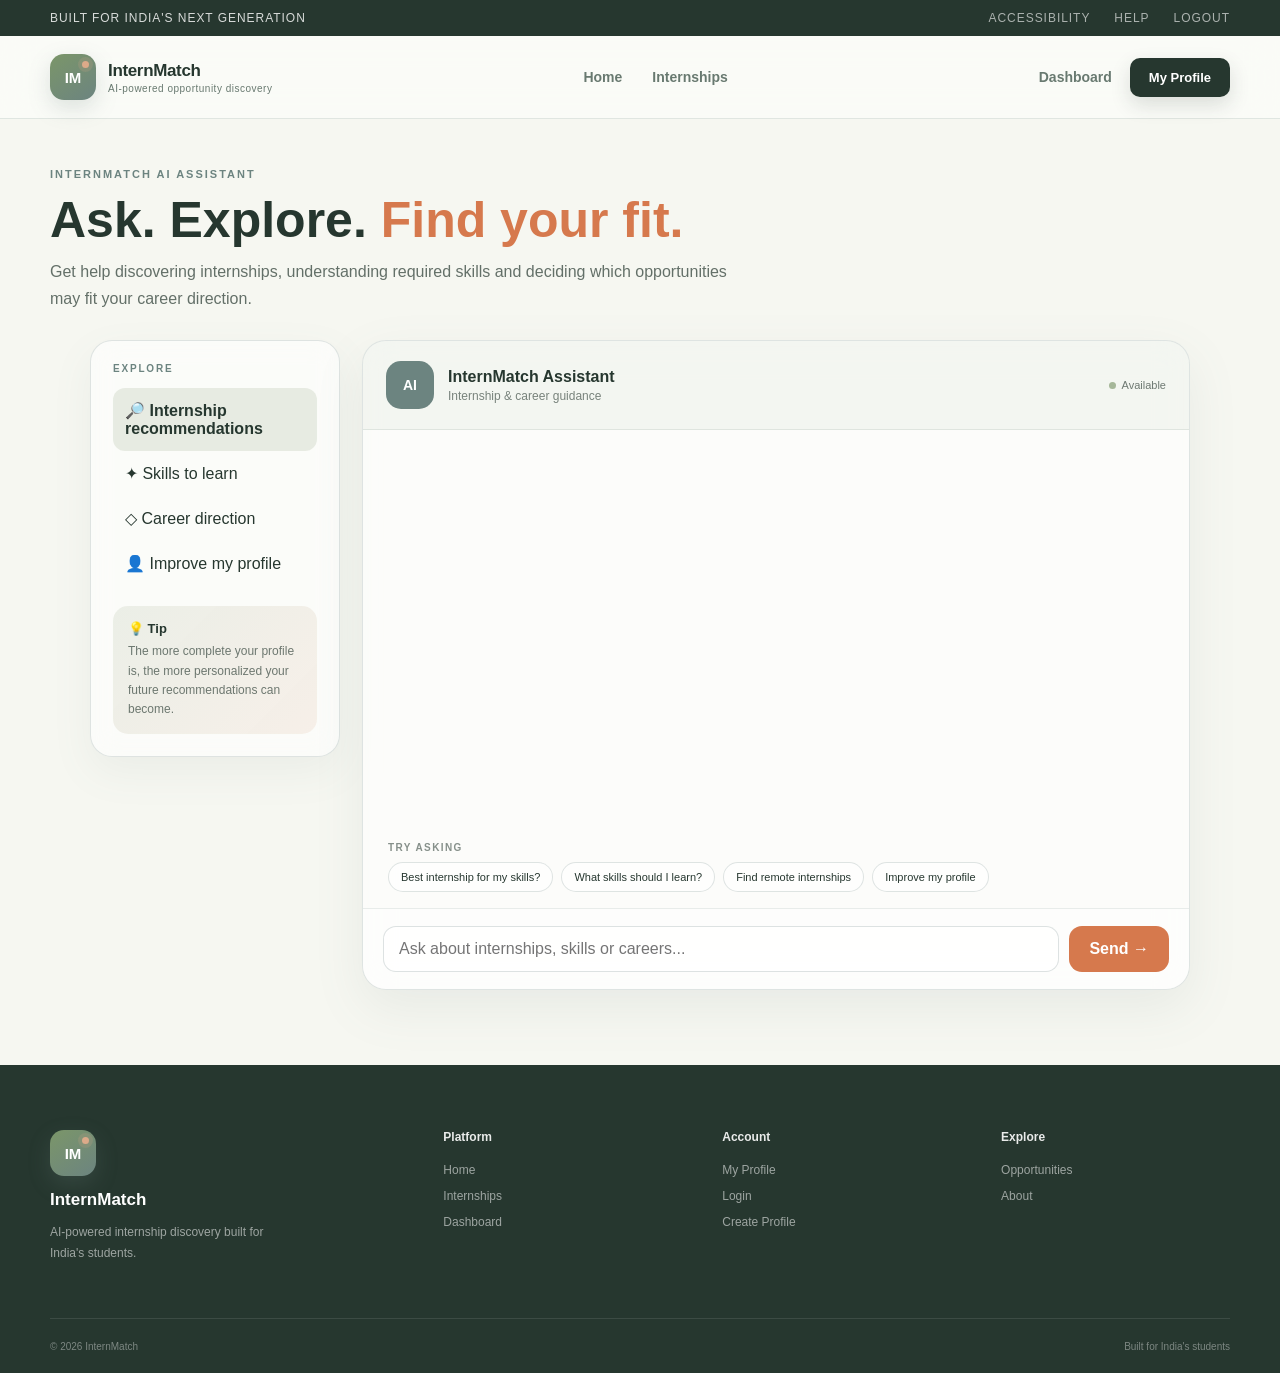
<file: ai-assistant.html>
<!DOCTYPE html>
<html lang="en">

<head>
    <meta charset="UTF-8">
    <meta name="viewport" content="width=device-width, initial-scale=1.0">

    <title>AI Assistant | InternMatch</title>

    <link rel="stylesheet" href="style.css">

    <style>
        /* =====================================================
           AI ASSISTANT PAGE ONLY
           Existing style.css is NOT being changed
        ====================================================== */

        .assistant-page {
            padding: 45px 0 75px;
            min-height: 75vh;
        }

        .assistant-heading {
            margin-bottom: 28px;
        }

        .assistant-heading span {
            font-size: 11px;
            letter-spacing: 2px;
            font-weight: 800;
            color: #6C8480;
        }

        .assistant-heading h1 {
            margin: 9px 0;
            font-size: clamp(32px, 5vw, 50px);
        }

        .assistant-heading h1 span {
            font-size: inherit;
            letter-spacing: normal;
            color: #D6794D;
        }

        .assistant-heading p {
            max-width: 680px;
            line-height: 1.7;
            opacity: .7;
        }


        /* =====================================================
           ASSISTANT LAYOUT
        ====================================================== */

        .assistant-layout {
            display: grid;
            grid-template-columns: 250px 1fr;
            gap: 22px;
            max-width: 1100px;
            margin: auto;
        }


        /* =====================================================
           LEFT SIDEBAR
        ====================================================== */

        .assistant-sidebar {
            border: 1px solid rgba(108,132,128,.2);
            border-radius: 22px;
            padding: 22px;
            background: rgba(255,255,255,.58);
            backdrop-filter: blur(14px);
            box-shadow: 0 15px 40px rgba(108,132,128,.08);
            height: fit-content;
        }

        .assistant-sidebar-label {
            font-size: 10px;
            letter-spacing: 1.8px;
            font-weight: 800;
            color: #6C8480;
            margin-bottom: 14px;
        }

        .assistant-topic {
            width: 100%;
            border: 0;
            background: transparent;
            text-align: left;
            padding: 13px 12px;
            border-radius: 12px;
            cursor: pointer;
            font: inherit;
            color: inherit;
            transition: .2s ease;
        }

        .assistant-topic:hover {
            background: rgba(186,200,177,.25);
            transform: translateX(3px);
        }

        .assistant-topic.active {
            background: rgba(123,150,105,.16);
            font-weight: 700;
        }

        .assistant-tip {
            margin-top: 20px;
            padding: 15px;
            border-radius: 15px;
            background: linear-gradient(
                135deg,
                rgba(123,150,105,.13),
                rgba(220,170,137,.15)
            );
        }

        .assistant-tip strong {
            display: block;
            margin-bottom: 6px;
            font-size: 13px;
        }

        .assistant-tip p {
            margin: 0;
            font-size: 12px;
            line-height: 1.6;
            opacity: .65;
        }


        /* =====================================================
           CHAT WINDOW
        ====================================================== */

        .chat-card {
            min-width: 0;
            height: 650px;
            display: flex;
            flex-direction: column;
            border: 1px solid rgba(108,132,128,.2);
            border-radius: 24px;
            overflow: hidden;
            background: rgba(255,255,255,.62);
            backdrop-filter: blur(16px);
            box-shadow: 0 18px 50px rgba(108,132,128,.1);
        }


        /* CHAT HEADER */

        .chat-header {
            display: flex;
            align-items: center;
            gap: 14px;
            padding: 20px 23px;
            border-bottom: 1px solid rgba(108,132,128,.15);
            background: rgba(186,200,177,.13);
        }

        .chat-ai-icon {
            width: 48px;
            height: 48px;
            min-width: 48px;
            border-radius: 15px;
            display: grid;
            place-items: center;
            background: #6C8480;
            color: white;
            font-size: 14px;
            font-weight: 900;
        }

        .chat-header-text strong {
            display: block;
            font-size: 16px;
        }

        .chat-header-text span {
            display: block;
            margin-top: 3px;
            font-size: 12px;
            opacity: .6;
        }

        .online-status {
            margin-left: auto;
            display: flex;
            align-items: center;
            gap: 6px;
            font-size: 11px;
            opacity: .65;
        }

        .online-dot {
            width: 7px;
            height: 7px;
            border-radius: 50%;
            background: #7B9669;
        }


        /* =====================================================
           MESSAGES
        ====================================================== */

        .chat-messages {
            flex: 1;
            overflow-y: auto;
            padding: 25px;
        }

        .message {
            display: flex;
            margin-bottom: 20px;
        }

        .message.bot {
            justify-content: flex-start;
        }

        .message.user {
            justify-content: flex-end;
        }

        .message-content {
            max-width: 75%;
            padding: 14px 17px;
            border-radius: 17px;
            font-size: 14px;
            line-height: 1.65;
        }

        .message.bot .message-content {
            background: rgba(186,200,177,.22);
            border-bottom-left-radius: 5px;
        }

        .message.user .message-content {
            background: #6C8480;
            color: white;
            border-bottom-right-radius: 5px;
        }

        .message-time {
            display: block;
            margin-top: 5px;
            font-size: 9px;
            opacity: .45;
        }


        /* =====================================================
           SUGGESTED QUESTIONS
        ====================================================== */

        .suggested-area {
            padding: 0 25px 16px;
        }

        .suggested-label {
            display: block;
            margin-bottom: 9px;
            font-size: 10px;
            letter-spacing: 1.4px;
            font-weight: 800;
            opacity: .55;
        }

        .suggested-buttons {
            display: flex;
            flex-wrap: wrap;
            gap: 8px;
        }

        .suggestion {
            border: 1px solid rgba(108,132,128,.22);
            border-radius: 20px;
            padding: 8px 12px;
            background: rgba(255,255,255,.65);
            cursor: pointer;
            font: inherit;
            font-size: 11px;
            color: inherit;
            transition: .2s ease;
        }

        .suggestion:hover {
            border-color: #DCAA89;
            transform: translateY(-2px);
        }


        /* =====================================================
           CHAT INPUT
        ====================================================== */

        .chat-input-area {
            display: flex;
            gap: 10px;
            padding: 17px 20px;
            border-top: 1px solid rgba(108,132,128,.15);
            background: rgba(255,255,255,.4);
        }

        .chat-input {
            flex: 1;
            min-width: 0;
            border: 1px solid rgba(108,132,128,.23);
            border-radius: 13px;
            padding: 13px 15px;
            background: rgba(255,255,255,.7);
            font: inherit;
            outline: none;
        }

        .chat-input:focus {
            border-color: #7B9669;
            box-shadow: 0 0 0 3px rgba(123,150,105,.1);
        }

        .send-button {
            border: 0;
            border-radius: 13px;
            padding: 0 20px;
            background: #D6794D;
            color: white;
            font: inherit;
            font-weight: 800;
            cursor: pointer;
            transition: .2s ease;
        }

        .send-button:hover {
            transform: translateY(-2px);
        }


        /* =====================================================
           TYPING INDICATOR
        ====================================================== */

        .typing {
            display: none;
            padding: 0 25px 12px;
            font-size: 11px;
            opacity: .55;
        }


        /* =====================================================
           RESPONSIVE
        ====================================================== */

        @media (max-width: 800px) {

            .assistant-layout {
                grid-template-columns: 1fr;
            }

            .assistant-sidebar {
                display: none;
            }

            .chat-card {
                height: 620px;
            }
        }

        @media (max-width: 520px) {

            .assistant-page {
                padding-top: 35px;
            }

            .chat-card {
                height: 600px;
                border-radius: 18px;
            }

            .chat-messages {
                padding: 18px;
            }

            .message-content {
                max-width: 88%;
            }

            .suggested-area {
                padding: 0 18px 13px;
            }

            .chat-input-area {
                padding: 12px;
            }

            .send-button {
                padding: 0 15px;
            }
        }
    </style>
</head>


<body>


    <!-- =====================================================
         TOP BAR
    ====================================================== -->

    <div class="top-bar">

        <div class="container top-bar-content">

            <div>
                Built for India's Next Generation
            </div>

            <div class="top-links">
                <a href="accessibility.html">Accessibility</a>
                <a href="help.html">Help</a>
                <a href="login.html">Logout</a>
            </div>

        </div>

    </div>


    <!-- =====================================================
         NAVBAR
    ====================================================== -->

    <header class="navbar">

        <div class="container nav-container">


            <!-- BRAND -->

            <a href="index.html" class="brand">

                <div class="brand-mark">
                    IM
                </div>

                <div class="brand-text">

                    <strong>
                        InternMatch
                    </strong>

                    <span>
                        AI-powered opportunity discovery
                    </span>

                </div>

            </a>


            <!-- NAVIGATION -->

            <nav class="nav-links">

                <a href="index.html">
                    Home
                </a>

                <a href="internships.html">
                    Internships
                </a>

            </nav>


            <!-- ACTIONS -->

            <div class="nav-actions">

                <a
                    href="dashboard.html"
                    class="login-link"
                >
                    Dashboard
                </a>

                <a
                    href="profile.html"
                    class="register-btn"
                >
                    My Profile
                </a>

            </div>

        </div>

    </header>


    <!-- =====================================================
         MAIN
    ====================================================== -->

    <main class="assistant-page">

        <div class="container">


            <!-- PAGE HEADING -->

            <div class="assistant-heading">

                <span>
                    INTERNMATCH AI ASSISTANT
                </span>

                <h1>
                    Ask. Explore.
                    <span>Find your fit.</span>
                </h1>

                <p>
                    Get help discovering internships, understanding
                    required skills and deciding which opportunities
                    may fit your career direction.
                </p>

            </div>


            <!-- =================================================
                 ASSISTANT LAYOUT
            ================================================== -->

            <div class="assistant-layout">


                <!-- =================================================
                     SIDEBAR
                ================================================== -->

                <aside class="assistant-sidebar">

                    <div class="assistant-sidebar-label">
                        EXPLORE
                    </div>


                    <button
                        class="assistant-topic active"
                        onclick="setTopic('Internship recommendations')"
                    >
                        🔎 Internship recommendations
                    </button>


                    <button
                        class="assistant-topic"
                        onclick="setTopic('Skills')"
                    >
                        ✦ Skills to learn
                    </button>


                    <button
                        class="assistant-topic"
                        onclick="setTopic('Career')"
                    >
                        ◇ Career direction
                    </button>


                    <button
                        class="assistant-topic"
                        onclick="setTopic('Profile')"
                    >
                        👤 Improve my profile
                    </button>


                    <div class="assistant-tip">

                        <strong>
                            💡 Tip
                        </strong>

                        <p>
                            The more complete your profile is,
                            the more personalized your future
                            recommendations can become.
                        </p>

                    </div>

                </aside>


                <!-- =================================================
                     CHAT
                ================================================== -->

                <section class="chat-card">


                    <!-- CHAT HEADER -->

                    <div class="chat-header">

                        <div class="chat-ai-icon">
                            AI
                        </div>

                        <div class="chat-header-text">

                            <strong>
                                InternMatch Assistant
                            </strong>

                            <span>
                                Internship & career guidance
                            </span>

                        </div>

                        <div class="online-status">

                            <span class="online-dot"></span>

                            Available

                        </div>

                    </div>


                    <!-- MESSAGES -->

                    <div
                        class="chat-messages"
                        id="chatMessages"
                    ></div>


                    <!-- TYPING -->

                    <div
                        class="typing"
                        id="typingIndicator"
                    >
                        InternMatch AI is thinking...
                    </div>


                    <!-- SUGGESTIONS -->

                    <div class="suggested-area">

                        <span class="suggested-label">
                            TRY ASKING
                        </span>


                        <div class="suggested-buttons">

                            <button
                                class="suggestion"
                                onclick="useSuggestion('Which internship is best for my skills?')"
                            >
                                Best internship for my skills?
                            </button>


                            <button
                                class="suggestion"
                                onclick="useSuggestion('What skills should I learn?')"
                            >
                                What skills should I learn?
                            </button>


                            <button
                                class="suggestion"
                                onclick="useSuggestion('Find remote internships')"
                            >
                                Find remote internships
                            </button>


                            <button
                                class="suggestion"
                                onclick="useSuggestion('How can I improve my profile?')"
                            >
                                Improve my profile
                            </button>

                        </div>

                    </div>


                    <!-- INPUT -->

                    <form
                        class="chat-input-area"
                        id="chatForm"
                    >

                        <input
                            type="text"
                            id="chatInput"
                            class="chat-input"
                            placeholder="Ask about internships, skills or careers..."
                            autocomplete="off"
                        >

                        <button
                            type="submit"
                            class="send-button"
                        >
                            Send →
                        </button>

                    </form>


                </section>

            </div>

        </div>

    </main>


    <!-- =====================================================
         FOOTER
    ====================================================== -->

    <footer class="footer">

        <div class="container footer-grid">


            <div class="footer-brand">

                <div class="brand-mark">
                    IM
                </div>

                <strong>
                    InternMatch
                </strong>

                <p>
                    AI-powered internship discovery
                    built for India's students.
                </p>

            </div>


            <div class="footer-column">

                <h4>
                    Platform
                </h4>

                <a href="index.html">
                    Home
                </a>

                <a href="internships.html">
                    Internships
                </a>

                <a href="dashboard.html">
                    Dashboard
                </a>

            </div>


            <div class="footer-column">

                <h4>
                    Account
                </h4>

                <a href="profile.html">
                    My Profile
                </a>

                <a href="login.html">
                    Login
                </a>

                <a href="register.html">
                    Create Profile
                </a>

            </div>


            <div class="footer-column">

                <h4>
                    Explore
                </h4>

                <a href="internships.html">
                    Opportunities
                </a>

                <a href="about.html">
                    About
                </a>

            </div>


        </div>


        <div class="container footer-bottom">

            <span>
                © 2026 InternMatch
            </span>

            <span>
                Built for India's students
            </span>

        </div>

    </footer>


    <!-- =====================================================
         FRONTEND CHAT LOGIC
         Temporary demo until backend / AI API is connected
    ====================================================== -->

    <script>

        const chatForm =
            document.getElementById("chatForm");

        const chatInput =
            document.getElementById("chatInput");

        const chatMessages =
            document.getElementById("chatMessages");

        const typingIndicator =
            document.getElementById("typingIndicator");


        /* =====================================================
           ADD MESSAGE
        ====================================================== */

        function addMessage(text, type) {

            const message =
                document.createElement("div");

            message.className =
                "message " + type;


            const content =
                document.createElement("div");

            content.className =
                "message-content";

             content.style.whiteSpace = "pre-wrap";


            content.innerHTML =
                text +
                '<span class="message-time">' +
                (type === "user"
                    ? "You"
                    : "InternMatch AI") +
                '</span>';


            message.appendChild(content);

            chatMessages.appendChild(message);

            chatMessages.scrollTop =
                chatMessages.scrollHeight;
        }


        /* =====================================================
           AI RESPONSE
        ====================================================== */

        async function getAIResponse(message) {

            const profile = {
                skills: localStorage.getItem("skills") || "",
                field: localStorage.getItem("field") || "",
                location: localStorage.getItem("location") || "",
                education: localStorage.getItem("education") || "",
                interests: localStorage.getItem("interests") || ""
            };

            const response = await fetch(
                "http://127.0.0.1:5001/ai-assistant",
                {
                    method: "POST",
                    headers: {
                        "Content-Type": "application/json"
                    },
                    body: JSON.stringify({
                        message: message,
                        profile: profile
                    })
                }
            );

            const data = await response.json();

            if (!response.ok) {
                throw new Error(
                    data.error || "AI Assistant error"
                );
            }

            return data.answer;
        }


        /* =====================================================
           SEND MESSAGE
        ====================================================== */

        chatForm.addEventListener(
            "submit",
            async function (event) {

                event.preventDefault();

                const message =
                    chatInput.value.trim();

                if (!message) {
                    return;
                }

                addMessage(
                    message,
                    "user"
                );

                chatInput.value = "";

                typingIndicator.style.display = "block";

                chatMessages.scrollTop =
                    chatMessages.scrollHeight;

                try {

                    const response =
                        await getAIResponse(message);

                    addMessage(
                        response,
                        "bot"
                    );

                } catch (error) {

                    addMessage(
                        "Sorry, I couldn't connect to the AI Assistant right now. Please make sure the Flask backend is running.",
                        "bot"
                    );

                    console.error(error);

                } finally {

                    typingIndicator.style.display = "none";

                    chatMessages.scrollTop =
                        chatMessages.scrollHeight;
                }
            }
        );


        /* =====================================================
           SUGGESTION BUTTON
        ====================================================== */

        function useSuggestion(text) {

            chatInput.value = text;

            chatInput.focus();

        }


        /* =====================================================
           SIDEBAR TOPICS
        ====================================================== */

        function setTopic(topic) {

            const buttons =
                document.querySelectorAll(
                    ".assistant-topic"
                );


            buttons.forEach(function (button) {

                button.classList.remove("active");

            });


            event.target.classList.add("active");


            chatInput.value =
                "Help me with " + topic.toLowerCase();

            chatInput.focus();

        }

    </script>


</body>

</html>
</file>
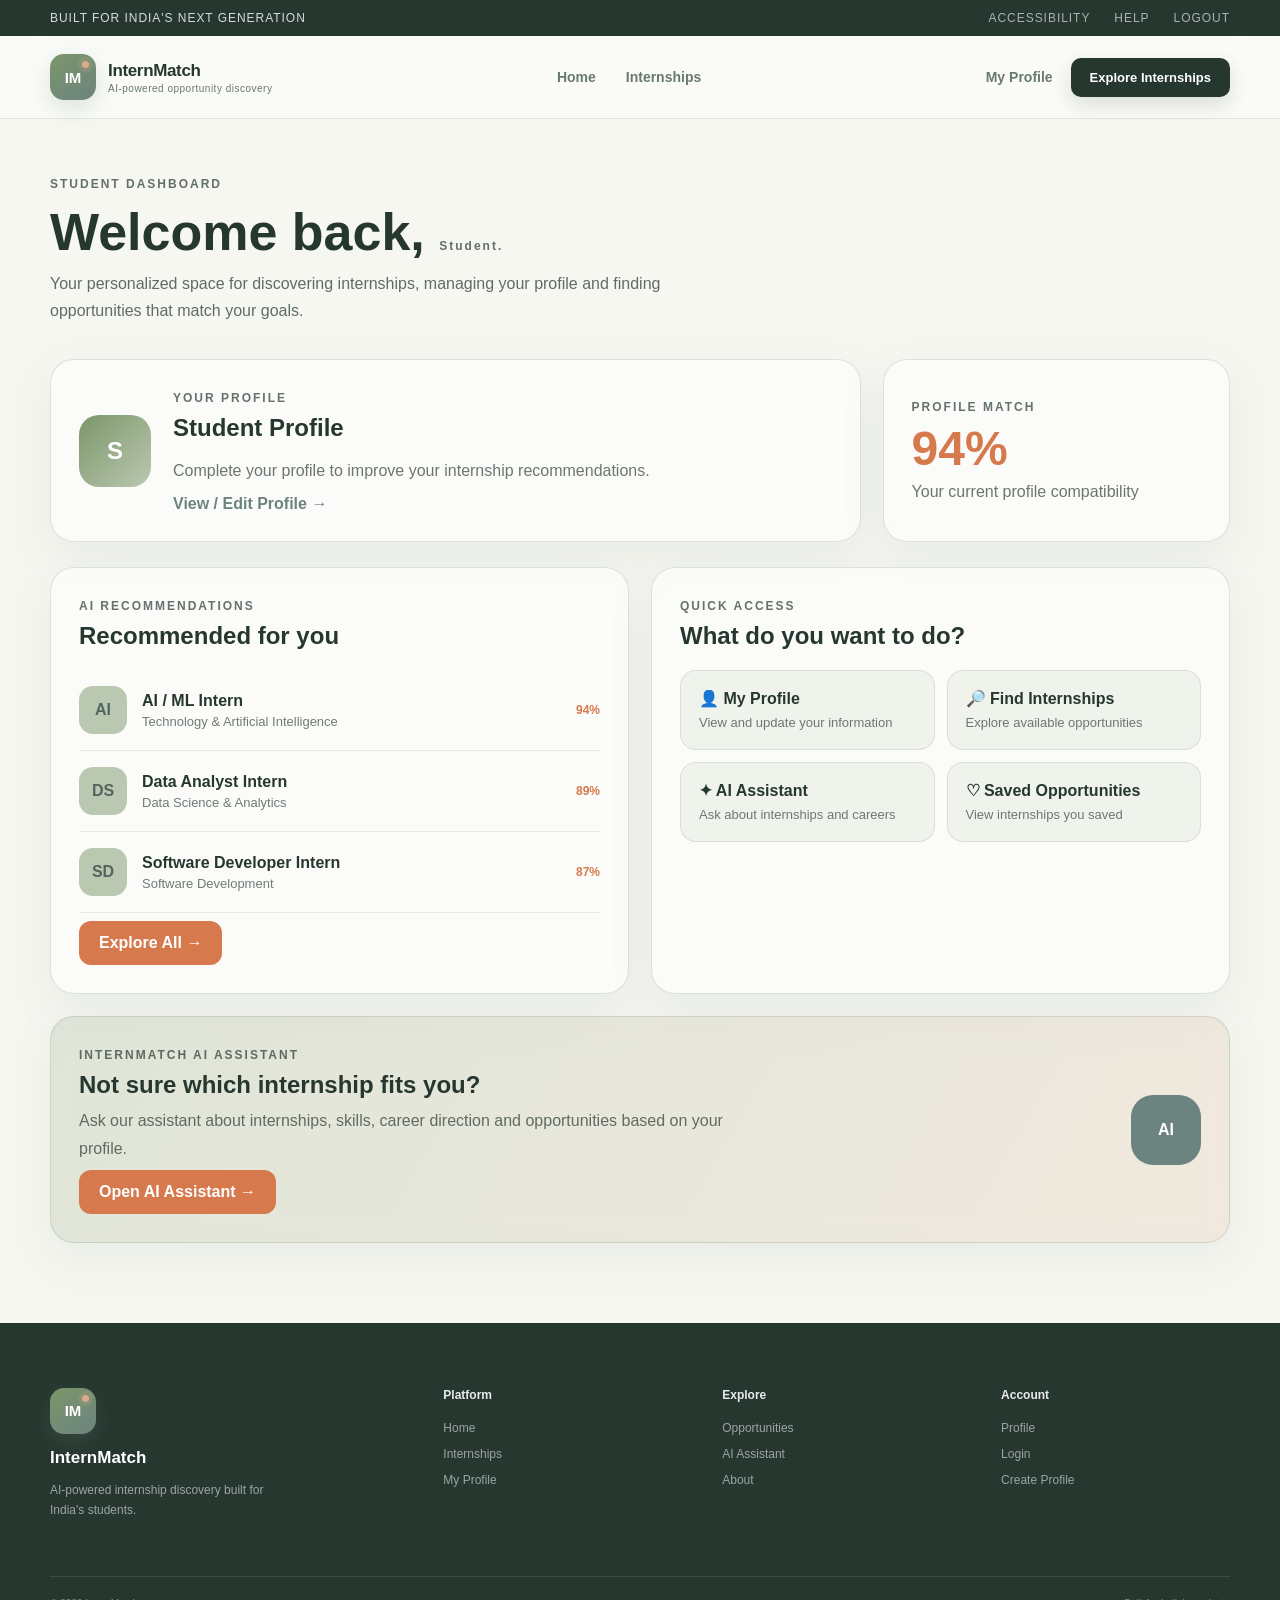
<file: dashboard.html>
<!DOCTYPE html>
<html lang="en">

<head>
    <meta charset="UTF-8">
    <meta name="viewport" content="width=device-width, initial-scale=1.0">

    <title>Dashboard | InternMatch</title>

    <link rel="stylesheet" href="style.css">

    <style>
        /* Dashboard-only styling.
           Existing style.css ko touch nahi kar raha. */

        .dashboard-page {
            padding: 55px 0 80px;
            min-height: 70vh;
        }

        .dashboard-header {
            display: flex;
            justify-content: space-between;
            align-items: flex-end;
            gap: 30px;
            margin-bottom: 35px;
        }

        .dashboard-header span,
        .dashboard-label {
            font-size: 12px;
            letter-spacing: 2px;
            font-weight: 700;
            opacity: .7;
        }

        .dashboard-header h1 {
            margin: 10px 0 8px;
            font-size: clamp(32px, 5vw, 52px);
        }

        .dashboard-header p {
            max-width: 650px;
            line-height: 1.7;
            opacity: .72;
        }

        .profile-summary {
            display: grid;
            grid-template-columns: 1.4fr .6fr;
            gap: 22px;
            margin-bottom: 25px;
        }

        .dashboard-card {
            border: 1px solid rgba(108,132,128,.22);
            border-radius: 24px;
            padding: 28px;
            background: rgba(255,255,255,.58);
            backdrop-filter: blur(14px);
            box-shadow: 0 15px 45px rgba(108,132,128,.10);
        }

        .student-card {
            display: flex;
            align-items: center;
            gap: 22px;
        }

        .student-avatar {
            width: 72px;
            height: 72px;
            min-width: 72px;
            border-radius: 20px;
            display: grid;
            place-items: center;
            font-size: 24px;
            font-weight: 800;
            background: linear-gradient(135deg, #7B9669, #BAC8B1);
            color: white;
        }

        .student-card h2 {
            margin: 4px 0 7px;
        }

        .student-card p {
            margin: 0;
            opacity: .68;
        }

        .edit-profile-btn {
            display: inline-block;
            margin-top: 15px;
            text-decoration: none;
            font-weight: 700;
            color: #6C8480;
        }

        .match-summary {
            display: flex;
            flex-direction: column;
            justify-content: center;
        }

        .match-summary strong {
            display: block;
            font-size: 48px;
            margin: 7px 0;
            color: #D6794D;
        }

        .match-summary p {
            margin: 0;
            opacity: .68;
        }

        .dashboard-grid {
            display: grid;
            grid-template-columns: 1fr 1fr;
            gap: 22px;
        }

        .dashboard-card h2 {
            margin: 8px 0 20px;
        }

        .quick-actions {
            display: grid;
            grid-template-columns: 1fr 1fr;
            gap: 12px;
        }

        .quick-action {
            text-decoration: none;
            padding: 18px;
            border-radius: 16px;
            border: 1px solid rgba(108,132,128,.18);
            background: rgba(186,200,177,.18);
            color: inherit;
            transition: .25s ease;
        }

        .quick-action:hover {
            transform: translateY(-4px);
            border-color: #DCAA89;
        }

        .quick-action strong {
            display: block;
            margin-bottom: 5px;
        }

        .quick-action span {
            font-size: 13px;
            opacity: .65;
        }

        .recommendation {
            display: flex;
            align-items: center;
            gap: 15px;
            padding: 16px 0;
            border-bottom: 1px solid rgba(108,132,128,.14);
        }

        .recommendation:last-child {
            border-bottom: 0;
        }

        .recommendation-logo {
            width: 48px;
            height: 48px;
            min-width: 48px;
            border-radius: 14px;
            display: grid;
            place-items: center;
            font-weight: 800;
            background: #BAC8B1;
            color: #52665f;
        }

        .recommendation h3 {
            margin: 0 0 4px;
            font-size: 16px;
        }

        .recommendation p {
            margin: 0;
            font-size: 13px;
            opacity: .65;
        }

        .recommendation-score {
            margin-left: auto;
            font-size: 12px;
            font-weight: 800;
            color: #D6794D;
            white-space: nowrap;
        }

        .assistant-card {
            margin-top: 22px;
            display: flex;
            justify-content: space-between;
            align-items: center;
            gap: 25px;
            background: linear-gradient(
                120deg,
                rgba(123,150,105,.18),
                rgba(220,170,137,.18)
            );
        }

        .assistant-card h2 {
            margin-bottom: 8px;
        }

        .assistant-card p {
            max-width: 650px;
            line-height: 1.7;
            opacity: .7;
        }

        .assistant-icon {
            width: 70px;
            height: 70px;
            min-width: 70px;
            border-radius: 22px;
            display: grid;
            place-items: center;
            font-weight: 900;
            background: #6C8480;
            color: white;
        }

        .dashboard-btn {
            display: inline-block;
            padding: 13px 20px;
            border-radius: 12px;
            text-decoration: none;
            font-weight: 700;
            background: #D6794D;
            color: white;
            margin-top: 8px;
        }

        @media (max-width: 800px) {
            .profile-summary,
            .dashboard-grid {
                grid-template-columns: 1fr;
            }

            .dashboard-header {
                align-items: flex-start;
                flex-direction: column;
            }
        }

        @media (max-width: 520px) {
            .student-card,
            .assistant-card {
                flex-direction: column;
                align-items: flex-start;
            }

            .quick-actions {
                grid-template-columns: 1fr;
            }
        }
    </style>
</head>


<body>

    <!-- =====================================================
         TOP BAR
    ====================================================== -->

    <div class="top-bar">

        <div class="container top-bar-content">

            <div>
                Built for India's Next Generation
            </div>

            <div class="top-links">
                <a href="accessibility.html">Accessibility</a>
                <a href="help.html">Help</a>
                <a href="login.html">Logout</a>
            </div>

        </div>

    </div>


    <!-- NAVBAR -->

    <header class="navbar">

        <div class="container nav-container">

            <a href="index.html" class="brand">

                <div class="brand-mark">
                    IM
                </div>

                <div class="brand-text">

                    <strong>InternMatch</strong>

                    <span>
                        AI-powered opportunity discovery
                    </span>

                </div>

            </a>


            <nav class="nav-links">

                <a href="index.html">
                    Home
                </a>

                <a href="internships.html">
                    Internships
                </a>

            </nav>


            <div class="nav-actions">

                <a href="profile.html" class="login-link">
                    My Profile
                </a>

                <a href="internships.html" class="register-btn">
                    Explore Internships
                </a>

            </div>

        </div>

    </header>


    <!-- DASHBOARD -->

    <main class="dashboard-page">

        <div class="container">

            <div class="dashboard-header">

                <div>

                    <span>
                        STUDENT DASHBOARD
                    </span>

                    <h1>
                        Welcome back, <span>Student.</span>
                    </h1>

                    <p>
                        Your personalized space for discovering
                        internships, managing your profile and
                        finding opportunities that match your goals.
                    </p>

                </div>

            </div>


            <!-- PROFILE + MATCH -->

            <div class="profile-summary">

                <div class="dashboard-card student-card">

                    <div class="student-avatar">
                        S
                    </div>

                    <div>

                        <span class="dashboard-label">
                            YOUR PROFILE
                        </span>

                        <h2>
                            Student Profile
                        </h2>

                        <p>
                            Complete your profile to improve your
                            internship recommendations.
                        </p>

                        <a href="profile.html" class="edit-profile-btn">
                            View / Edit Profile →
                        </a>

                    </div>

                </div>


                <div class="dashboard-card match-summary">

                    <span class="dashboard-label">
                        PROFILE MATCH
                    </span>

                    <strong>
                        94%
                    </strong>

                    <p>
                        Your current profile compatibility
                    </p>

                </div>

            </div>


            <!-- MAIN CARDS -->

            <div class="dashboard-grid">


                <!-- RECOMMENDATIONS -->

                <div class="dashboard-card">

                    <span class="dashboard-label">
                        AI RECOMMENDATIONS
                    </span>

                    <h2>
                        Recommended for you
                    </h2>


                    <div class="recommendation">

                        <div class="recommendation-logo">
                            AI
                        </div>

                        <div>
                            <h3>AI / ML Intern</h3>
                            <p>Technology & Artificial Intelligence</p>
                        </div>

                        <span class="recommendation-score">
                            94%
                        </span>

                    </div>


                    <div class="recommendation">

                        <div class="recommendation-logo">
                            DS
                        </div>

                        <div>
                            <h3>Data Analyst Intern</h3>
                            <p>Data Science & Analytics</p>
                        </div>

                        <span class="recommendation-score">
                            89%
                        </span>

                    </div>


                    <div class="recommendation">

                        <div class="recommendation-logo">
                            SD
                        </div>

                        <div>
                            <h3>Software Developer Intern</h3>
                            <p>Software Development</p>
                        </div>

                        <span class="recommendation-score">
                            87%
                        </span>

                    </div>


                    <a href="internships.html" class="dashboard-btn">
                        Explore All →
                    </a>

                </div>


                <!-- QUICK ACTIONS -->

                <div class="dashboard-card">

                    <span class="dashboard-label">
                        QUICK ACCESS
                    </span>

                    <h2>
                        What do you want to do?
                    </h2>


                    <div class="quick-actions">

                        <a href="profile.html" class="quick-action">

                            <strong>
                                👤 My Profile
                            </strong>

                            <span>
                                View and update your information
                            </span>

                        </a>


                        <a href="internships.html" class="quick-action">

                            <strong>
                                🔎 Find Internships
                            </strong>

                            <span>
                                Explore available opportunities
                            </span>

                        </a>


                        <a href="ai-assistant.html" class="quick-action">

                            <strong>
                                ✦ AI Assistant
                            </strong>

                            <span>
                                Ask about internships and careers
                            </span>

                        </a>


                        <a href="internships.html" class="quick-action">

                            <strong>
                                ♡ Saved Opportunities
                            </strong>

                            <span>
                                View internships you saved
                            </span>

                        </a>

                    </div>

                </div>

            </div>


            <!-- AI ASSISTANT -->

            <div class="dashboard-card assistant-card">

                <div>

                    <span class="dashboard-label">
                        INTERNMATCH AI ASSISTANT
                    </span>

                    <h2>
                        Not sure which internship fits you?
                    </h2>

                    <p>
                        Ask our assistant about internships,
                        skills, career direction and opportunities
                        based on your profile.
                    </p>

                    <a href="ai-assistant.html" class="dashboard-btn">
                        Open AI Assistant →
                    </a>

                </div>


                <div class="assistant-icon">
                    AI
                </div>

            </div>

        </div>

    </main>


    <!-- FOOTER -->

    <footer class="footer">

        <div class="container footer-grid">

            <div class="footer-brand">

                <div class="brand-mark">
                    IM
                </div>

                <strong>
                    InternMatch
                </strong>

                <p>
                    AI-powered internship discovery
                    built for India's students.
                </p>

            </div>


            <div class="footer-column">

                <h4>
                    Platform
                </h4>

                <a href="index.html">
                    Home
                </a>

                <a href="internships.html">
                    Internships
                </a>

                <a href="profile.html">
                    My Profile
                </a>

            </div>


            <div class="footer-column">

                <h4>
                    Explore
                </h4>

                <a href="internships.html">
                    Opportunities
                </a>

                <a href="ai-assistant.html">
                    AI Assistant
                </a>

                <a href="about.html">
                    About
                </a>

            </div>


            <div class="footer-column">

                <h4>
                    Account
                </h4>

                <a href="profile.html">
                    Profile
                </a>

                <a href="login.html">
                    Login
                </a>

                <a href="register.html">
                    Create Profile
                </a>

            </div>

        </div>


        <div class="container footer-bottom">

            <span>
                © 2026 InternMatch
            </span>

            <span>
                Built for India's students
            </span>

        </div>

    </footer>

</body>

</html>
</file>
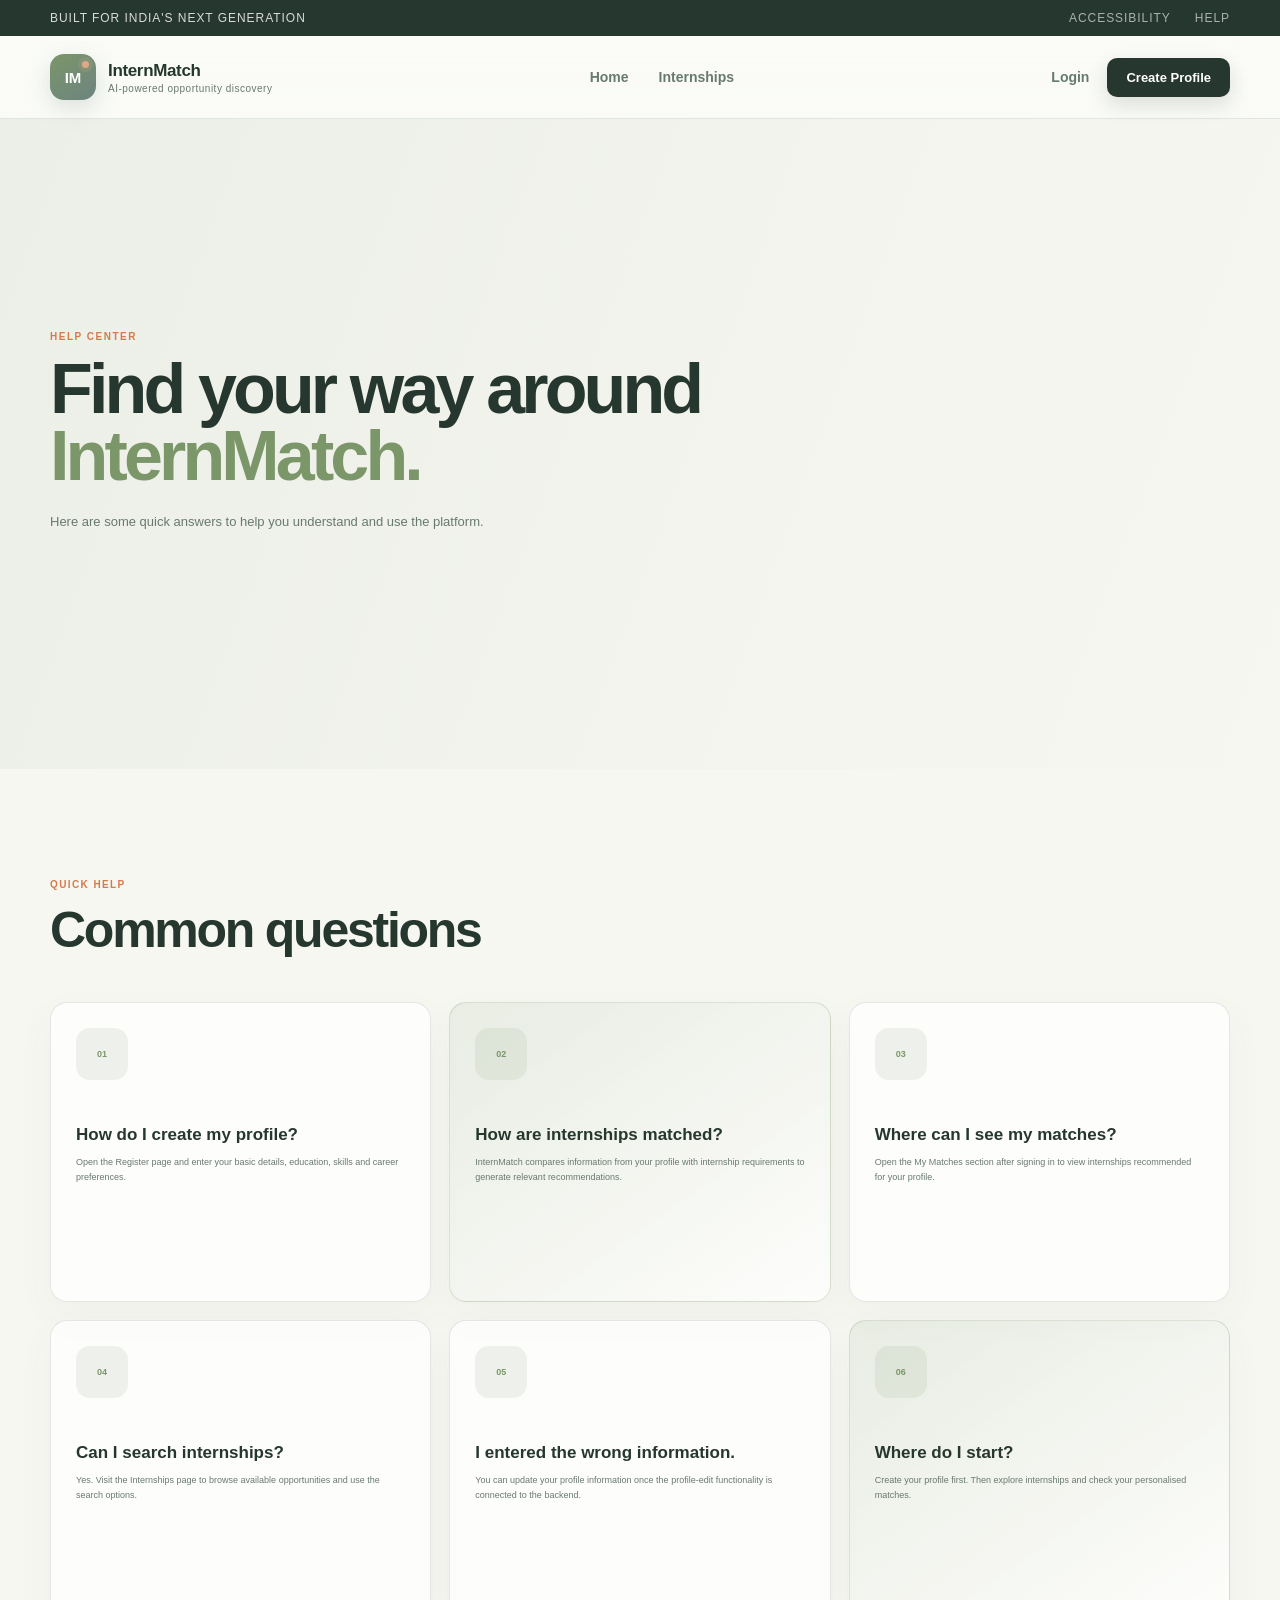
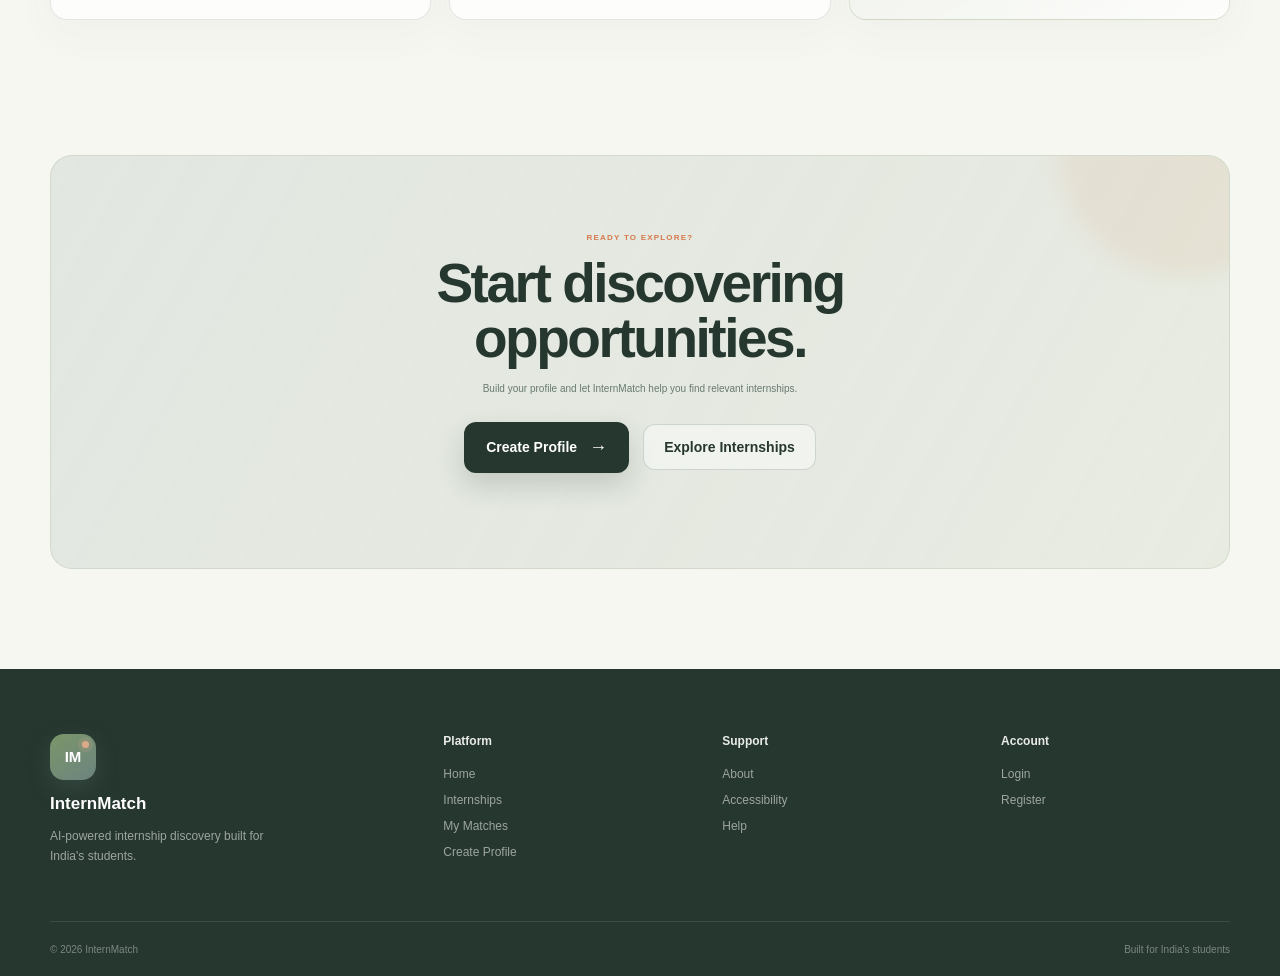
<file: help.html>
<!DOCTYPE html>
<html lang="en">

<head>

    <meta charset="UTF-8">
    <meta name="viewport" content="width=device-width, initial-scale=1.0">

    <title>Help | InternMatch</title>

    <link rel="stylesheet" href="style.css">

</head>


<body>


    <!-- =====================================================
         TOP BAR
    ====================================================== -->

    <div class="top-bar">

        <div class="container top-bar-content">

            <div>
                Built for India's Next Generation
            </div>

            <div class="top-links">
                <a href="accessibility.html">Accessibility</a>
                <a href="help.html">Help</a>
            </div>

        </div>

    </div>


    <!-- NAVBAR -->

    <header class="navbar">

        <div class="container nav-container">


            <a href="index.html" class="brand">

                <div class="brand-mark">
                    IM
                </div>

                <div class="brand-text">

                    <strong>
                        InternMatch
                    </strong>

                    <span>
                        AI-powered opportunity discovery
                    </span>

                </div>

            </a>


            <nav class="nav-links">

                <a href="index.html">
                    Home
                </a>

                <a href="internships.html">
                    Internships
                </a>

            </nav>


            <div class="nav-actions">

                <a href="login.html" class="login-link">
                    Login
                </a>

                <a href="register.html" class="register-btn">
                    Create Profile
                </a>

            </div>

        </div>

    </header>


    <!-- HERO -->

    <main>

        <section class="about-hero">

            <div class="container">

                <div class="about-hero-content">

                    <span class="section-label">
                        HELP CENTER
                    </span>

                    <h1>
                        Find your way around
                        <span>
                            InternMatch.
                        </span>
                    </h1>

                    <p>
                        Here are some quick answers to help you
                        understand and use the platform.
                    </p>

                </div>

            </div>

        </section>


        <!-- FAQ -->

        <section class="about-process">

            <div class="container">


                <div class="section-heading">

                    <span>
                        QUICK HELP
                    </span>

                    <h2>
                        Common questions
                    </h2>

                </div>


                <div class="about-process-grid">


                    <article class="about-process-card">

                        <div class="process-icon">
                            01
                        </div>

                        <h3>
                            How do I create my profile?
                        </h3>

                        <p>
                            Open the Register page and enter your
                            basic details, education, skills and
                            career preferences.
                        </p>

                    </article>


                    <article class="about-process-card featured">

                        <div class="process-icon">
                            02
                        </div>

                        <h3>
                            How are internships matched?
                        </h3>

                        <p>
                            InternMatch compares information from
                            your profile with internship requirements
                            to generate relevant recommendations.
                        </p>

                    </article>


                    <article class="about-process-card">

                        <div class="process-icon">
                            03
                        </div>

                        <h3>
                            Where can I see my matches?
                        </h3>

                        <p>
                            Open the My Matches section after signing
                            in to view internships recommended for your profile.
                        </p>

                    </article>


                    <article class="about-process-card">

                        <div class="process-icon">
                            04
                        </div>

                        <h3>
                            Can I search internships?
                        </h3>

                        <p>
                            Yes. Visit the Internships page to browse
                            available opportunities and use the search options.
                        </p>

                    </article>


                    <article class="about-process-card">

                        <div class="process-icon">
                            05
                        </div>

                        <h3>
                            I entered the wrong information.
                        </h3>

                        <p>
                            You can update your profile information
                            once the profile-edit functionality is connected
                            to the backend.
                        </p>

                    </article>


                    <article class="about-process-card featured">

                        <div class="process-icon">
                            06
                        </div>

                        <h3>
                            Where do I start?
                        </h3>

                        <p>
                            Create your profile first. Then explore
                            internships and check your personalised matches.
                        </p>

                    </article>


                </div>

            </div>

        </section>


        <!-- CTA -->

        <section class="about-cta">

            <div class="container">

                <div class="about-cta-inner">

                    <span>
                        READY TO EXPLORE?
                    </span>

                    <h2>
                        Start discovering opportunities.
                    </h2>

                    <p>
                        Build your profile and let InternMatch
                        help you find relevant internships.
                    </p>

                    <div class="hero-actions">

                        <a
                            href="register.html"
                            class="primary-btn"
                        >
                            Create Profile
                            <span>→</span>
                        </a>

                        <a
                            href="internships.html"
                            class="secondary-btn"
                        >
                            Explore Internships
                        </a>

                    </div>

                </div>

            </div>

        </section>

    </main>


    <!-- FOOTER -->

    <footer class="footer">

        <div class="container footer-grid">


            <div class="footer-brand">

                <div class="brand-mark">
                    IM
                </div>

                <strong>
                    InternMatch
                </strong>

                <p>
                    AI-powered internship discovery
                    built for India's students.
                </p>

            </div>


            <div class="footer-column">

                <h4>
                    Platform
                </h4>

                <a href="index.html">
                    Home
                </a>

                <a href="internships.html">
                    Internships
                </a>

                <a href="results.html">
                    My Matches
                </a>

                <a href="register.html">
                    Create Profile
                </a>

            </div>


            <div class="footer-column">

                <h4>
                    Support
                </h4>

                <a href="about.html">
                    About
                </a>

                <a href="accessibility.html">
                    Accessibility
                </a>

                <a href="help.html">
                    Help
                </a>

            </div>


            <div class="footer-column">

                <h4>
                    Account
                </h4>

                <a href="login.html">
                    Login
                </a>

                <a href="register.html">
                    Register
                </a>

            </div>


        </div>


        <div class="container footer-bottom">

            <span>
                © 2026 InternMatch
            </span>

            <span>
                Built for India's students
            </span>

        </div>

    </footer>


</body>

</html>
</file>
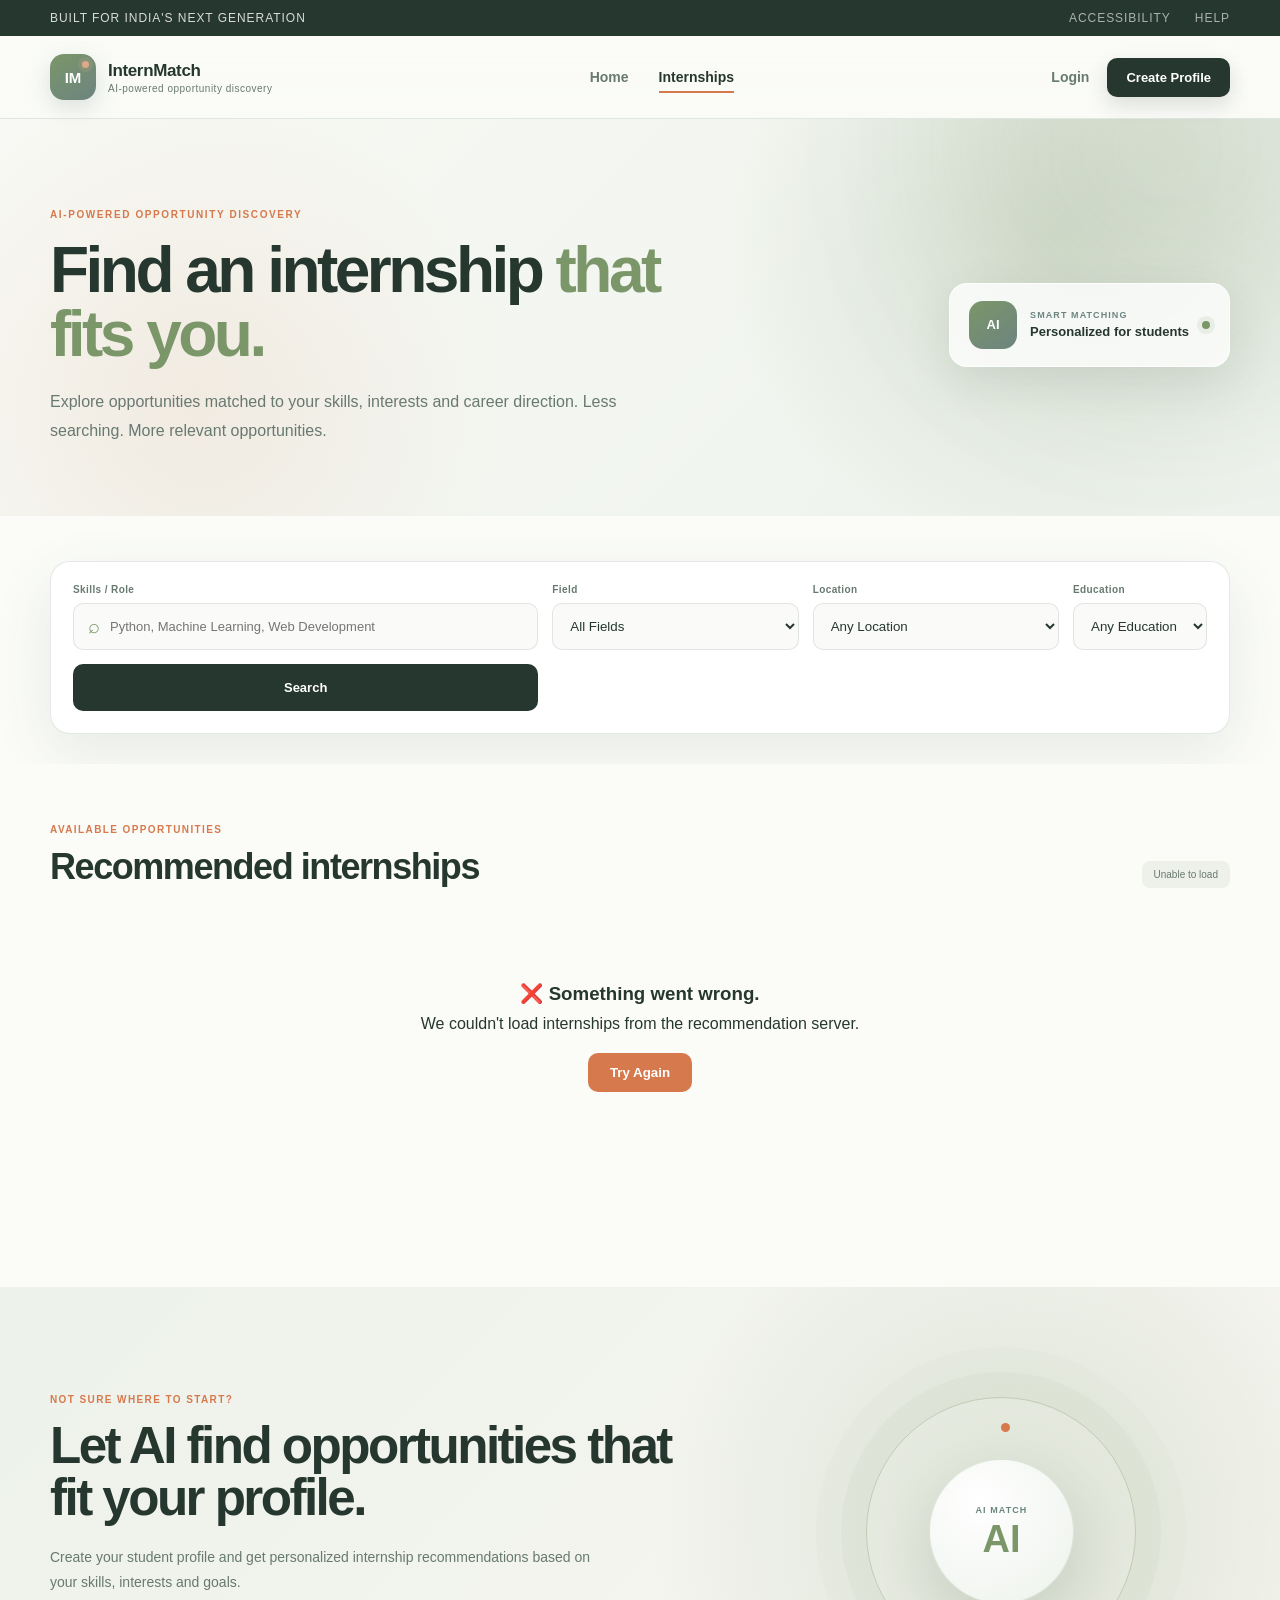
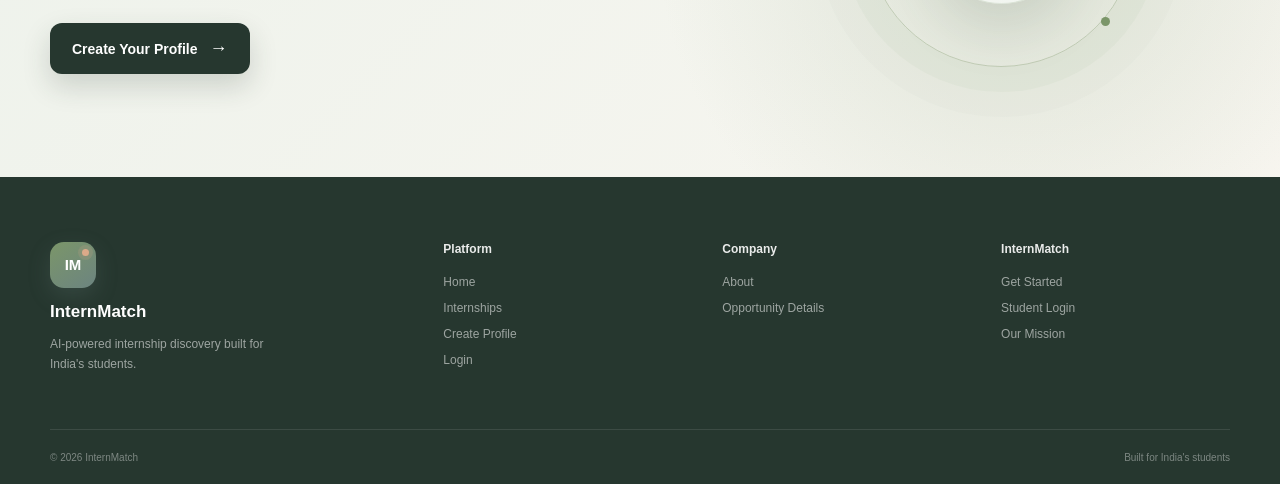
<file: internships.html>
<!DOCTYPE html>
<html lang="en">

<head>
    <meta charset="UTF-8">
    <meta name="viewport" content="width=device-width, initial-scale=1.0">
    <title>Internships | InternMatch</title>
    <link rel="stylesheet" href="style.css">

    <style>
        .api-message {
            width: 100%;
            text-align: center;
            padding: 50px 20px;
            grid-column: 1 / -1;
        }

        .api-message h3 {
            margin-bottom: 10px;
        }

        .api-message p {
            margin-bottom: 20px;
        }

        .retry-btn {
            display: inline-block;
            padding: 12px 22px;
            border-radius: 10px;
            background: #D6794D;
            color: white;
            border: none;
            cursor: pointer;
            font-weight: 700;
        }

        .loading-spinner {
            width: 38px;
            height: 38px;
            border: 4px solid rgba(0, 0, 0, .12);
            border-top-color: #D6794D;
            border-radius: 50%;
            margin: 0 auto 18px;
            animation: spin 1s linear infinite;
        }

        @keyframes spin {
            to {
                transform: rotate(360deg);
            }
        }

        .match-reasons {
            margin-top: 15px;
        }

        .match-reasons-title {
            display: block;
            font-size: 11px;
            font-weight: 800;
            letter-spacing: 1px;
            margin-bottom: 8px;
            opacity: .7;
        }

        .reason-tags {
            display: flex;
            flex-wrap: wrap;
            gap: 6px;
        }

        .reason-tag {
            font-size: 11px;
            padding: 6px 9px;
            border-radius: 8px;
            background: rgba(123, 150, 105, .12);
        }

        .other-input {
            display: none;
            width: 100%;
            height: 42px;
            margin-top: 8px;
            padding: 0 12px;
            border: 1px solid var(--line);
            border-radius: 10px;
            background: #fafbf8;
            color: var(--dark);
            font-size: 12px;
            outline: none;
        }
    </style>
</head>

<body>

    <div class="top-bar">
        <div class="container top-bar-content">

            <div>
                Built for India's Next Generation
            </div>

            <div class="top-links">
                <a href="accessibility.html">Accessibility</a>
                <a href="help.html">Help</a>
            </div>

        </div>
    </div>

    <header class="navbar">
        <div class="container nav-container">

            <a href="index.html" class="brand">
                <div class="brand-mark">
                    IM
                </div>

                <div class="brand-text">
                    <strong>InternMatch</strong>
                    <span>AI-powered opportunity discovery</span>
                </div>
            </a>

            <nav class="nav-links">
                <a href="index.html">Home</a>
                <a href="internships.html" class="active">Internships</a>
            </nav>

            <div class="nav-actions">
                <a href="login.html" class="login-link">Login</a>
                <a href="profile.html" class="register-btn">Create Profile</a>
            </div>

        </div>
    </header>

    <main>

        <section class="internships-page-hero">
            <div class="container">

                <div class="internships-page-content">
                    <span class="page-eyebrow">
                        AI-POWERED OPPORTUNITY DISCOVERY
                    </span>

                    <h1>
                        Find an internship
                        <span>that fits you.</span>
                    </h1>

                    <p>
                        Explore opportunities matched to your skills,
                        interests and career direction. Less searching.
                        More relevant opportunities.
                    </p>
                </div>

                <div class="matching-status-card">
                    <div class="status-icon">AI</div>

                    <div>
                        <span>SMART MATCHING</span>
                        <strong>Personalized for students</strong>
                    </div>

                    <div class="status-pulse"></div>
                </div>

            </div>
        </section>

        <section class="internship-search-area">
            <div class="container">

                <div class="internship-filter-card">

                    <div class="internship-search-box">
                        <label>Skills / Role</label>

                        <div class="search-input-wrapper">
                            <span>⌕</span>

                            <input
                                id="skills"
                                type="text"
                                placeholder="Python, Machine Learning, Web Development"
                            >
                        </div>
                    </div>

                    <div class="filter-field">
                        <label>Field</label>

                        <select id="field" onchange="handleOtherField(this)">
                            <option value="">All Fields</option>
                            <option value="Artificial Intelligence">Artificial Intelligence</option>
                            <option value="Machine Learning">Machine Learning</option>
                            <option value="Data Science">Data Science</option>
                            <option value="Software Development">Software Development</option>
                            <option value="Web Development">Web Development</option>
                            <option value="Cyber Security">Cyber Security</option>
                            <option value="Cloud Computing">Cloud Computing</option>
                            <option value="UI/UX Design">UI/UX Design</option>
                            <option value="Digital Marketing">Digital Marketing</option>
                            <option value="Finance">Finance</option>
                            <option value="Human Resources">Human Resources</option>
                            <option value="Other">Other</option>
                        </select>

                        <input
                            type="text"
                            id="customField"
                            class="other-input"
                            placeholder="Enter your field"
                        >
                    </div>

                    <div class="filter-field">
                        <label>Location</label>

                        <select id="location" onchange="handleOtherLocation(this)">
                            <option value="">Any Location</option>
                            <option value="Remote">Remote</option>
                            <option value="Work From Home">Work From Home</option>
                            <option value="Delhi">Delhi</option>
                            <option value="New Delhi">New Delhi</option>
                            <option value="Mumbai">Mumbai</option>
                            <option value="Bangalore">Bangalore</option>
                            <option value="Bengaluru">Bengaluru</option>
                            <option value="Hyderabad">Hyderabad</option>
                            <option value="Chennai">Chennai</option>
                            <option value="Pune">Pune</option>
                            <option value="Noida">Noida</option>
                            <option value="Gurgaon">Gurgaon</option>
                            <option value="Other">Other</option>
                        </select>

                        <input
                            type="text"
                            id="customLocation"
                            class="other-input"
                            placeholder="Enter your preferred location"
                        >
                    </div>

                    <div class="filter-field">
                        <label>Education</label>

                        <select id="education" onchange="handleOtherEducation(this)">
                            <option value="">Any Education</option>
                            <option value="BSc">BSc</option>
                            <option value="BTech">BTech</option>
                            <option value="BE">BE</option>
                            <option value="BCA">BCA</option>
                            <option value="MSc">MSc</option>
                            <option value="MTech">MTech</option>
                            <option value="MCA">MCA</option>
                            <option value="Any Degree">Any Degree</option>
                            <option value="Other">Other</option>
                        </select>

                        <input
                            type="text"
                            id="customEducation"
                            class="other-input"
                            placeholder="Enter your education"
                        >
                    </div>

                    <button
                        type="button"
                        class="filter-button"
                        onclick="searchInternships()"
                    >
                        Search
                    </button>

                </div>

            </div>
        </section>

        <section class="results-section">
            <div class="container">

                <div class="results-header">
                    <div>
                        <span>AVAILABLE OPPORTUNITIES</span>
                        <h2>Recommended internships</h2>
                    </div>

                    <div class="results-count" id="resultsCount">
                        Loading...
                    </div>
                </div>

                <div class="internships-page-grid" id="internshipGrid">
                    <div class="api-message" id="loadingMessage">
                        <div class="loading-spinner"></div>

                        <h3>Finding internships for you...</h3>

                        <p>
                            Our AI recommendation engine is searching
                            for suitable opportunities.
                        </p>
                    </div>
                </div>

                <div class="load-more-wrapper">
                    <button
                        type="button"
                        class="load-more-btn"
                        id="loadMoreBtn"
                    >
                        Load More Opportunities
                    </button>
                </div>

            </div>
        </section>

        <section class="internship-ai-cta">
            <div class="container">

                <div class="internship-ai-content">
                    <span>NOT SURE WHERE TO START?</span>

                    <h2>
                        Let AI find opportunities
                        that fit your profile.
                    </h2>

                    <p>
                        Create your student profile and get personalized
                        internship recommendations based on your skills,
                        interests and goals.
                    </p>

                    <a href="profile.html" class="primary-btn">
                        Create Your Profile
                        <span>→</span>
                    </a>
                </div>

                <div class="internship-ai-visual">
                    <div class="mini-ai-ring"></div>

                    <div class="mini-ai-core">
                        <span>AI MATCH</span>
                        <strong>AI</strong>
                    </div>
                </div>

            </div>
        </section>

    </main>

    <footer class="footer">
        <div class="container footer-grid">

            <div class="footer-brand">
                <div class="brand-mark">IM</div>

                <strong>InternMatch</strong>

                <p>
                    AI-powered internship discovery
                    built for India's students.
                </p>
            </div>

            <div class="footer-column">
                <h4>Platform</h4>
                <a href="index.html">Home</a>
                <a href="internships.html">Internships</a>
                <a href="profile.html">Create Profile</a>
                <a href="login.html">Login</a>
            </div>

            <div class="footer-column">
                <h4>Company</h4>
                <a href="about.html">About</a>
                <a href="internship-details.html">Opportunity Details</a>
            </div>

            <div class="footer-column">
                <h4>InternMatch</h4>
                <a href="profile.html">Get Started</a>
                <a href="login.html">Student Login</a>
                <a href="about.html">Our Mission</a>
            </div>

        </div>

        <div class="container footer-bottom">
            <span>© 2026 InternMatch</span>
            <span>Built for India's students</span>
        </div>
    </footer>

    <script>
        const API_URL =
            "https://internship-recommender-egnc.onrender.com/recommend";

        let allInternships = [];
        let visibleInternships = [];
        let currentLimit = 15;

        const grid =
            document.getElementById("internshipGrid");

        const resultsCount =
            document.getElementById("resultsCount");

        const loadMoreButton =
            document.getElementById("loadMoreBtn");

        document.addEventListener(
            "DOMContentLoaded",
            function () {
                loadInternships();
            }
        );

        async function loadInternships() {
            showLoading();

            const savedProfile =
                localStorage.getItem("userProfile");

            let profile = {};

            if (savedProfile) {
                try {
                    profile = JSON.parse(savedProfile);
                } catch (error) {
                    console.log("Profile data could not be read.");
                }
            }

            const requestData = {
                skills: profile.skills || "",
                field: profile.field || "",
                location:
                    profile.preferredLocation ||
                    profile.location ||
                    "",
                education: profile.education || "",
                interests: profile.interests || ""
            };

            try {
                const response =
                    await fetch(
                        API_URL,
                        {
                            method: "POST",

                            headers: {
                                "Content-Type":
                                    "application/json"
                            },

                            body:
                                JSON.stringify(requestData)
                        }
                    );

                if (!response.ok) {
                    throw new Error(
                        "Backend returned " +
                        response.status
                    );
                }

                const data = await response.json();

                if (!Array.isArray(data)) {
                    throw new Error(
                        "Invalid backend response"
                    );
                }

                allInternships = data;
                visibleInternships = [...data];
                currentLimit = 6;

                displayInternships();

            } catch (error) {
                console.error("BACKEND ERROR:", error);
                showError();
            }
        }

        function displayInternships() {
            grid.innerHTML = "";

            if (visibleInternships.length === 0) {
                grid.innerHTML = `
                    <div class="api-message">
                        <h3>No internships found.</h3>
                        <p>Try changing your search or filters.</p>
                    </div>
                `;

                resultsCount.textContent =
                    "0 opportunities";

                return;
            }

            const itemsToShow =
                visibleInternships.slice(
                    0,
                    currentLimit
                );

            resultsCount.textContent =
                visibleInternships.length +
                " opportunities";

            itemsToShow.forEach(
                function (item, index) {
                    grid.appendChild(
                        createInternshipCard(
                            item,
                            index
                        )
                    );
                }
            );

            if (
                currentLimit >=
                visibleInternships.length
            ) {
                loadMoreButton.style.display = "none";
            } else {
                loadMoreButton.style.display =
                    "inline-block";
            }
        }

        function createInternshipCard(item, index) {
            const card =
                document.createElement("article");

            card.className =
                "internship-list-card";

            const title =
                item.profile ||
                item.title ||
                "Internship";

            const company =
                item.company ||
                "Company";

            const location =
                item.Location ||
                item.location ||
                "Not Available";

            const duration =
                item.Duration ||
                "Not Available";

            const stipend =
                item.Stipend ||
                "Not Available";

            const score =
                Number(item.score || 0);

            const skillsText =
                item.Skills ||
                item.skills ||
                "";

            const skills =
                String(skillsText)
                    .split(",")
                    .map(
                        skill => skill.trim()
                    )
                    .filter(Boolean)
                    .slice(0, 4);

            const reasons =
                Array.isArray(item.reasons)
                    ? item.reasons
                    : [];

            const initials =
                company
                    .split(" ")
                    .filter(Boolean)
                    .slice(0, 2)
                    .map(
                        word =>
                            word
                                .charAt(0)
                                .toUpperCase()
                    )
                    .join("");

            card.innerHTML = `
                <div class="list-card-top">

                    <div class="large-company-logo">
                        ${escapeHTML(initials || "IM")}
                    </div>

                    <span class="match-badge">
                        ${score}% MATCH
                    </span>

                </div>

                <div class="card-category">
                    ${escapeHTML(getCategory(item))}
                </div>

                <h3>
                    ${escapeHTML(title)}
                </h3>

                <p class="company-name">
                    ${escapeHTML(company)}
                </p>

                <div class="list-card-meta">

                    <span>
                        📍 ${escapeHTML(location)}
                    </span>

                    <span>
                        ⏱ ${escapeHTML(duration)}
                    </span>

                    <span>
                        💰 ${escapeHTML(stipend)}
                    </span>

                </div>

                ${
                    skills.length > 0
                    ? `
                        <div class="skill-tags">
                            ${skills.map(
                                skill => `
                                    <span>
                                        ${escapeHTML(skill)}
                                    </span>
                                `
                            ).join("")}
                        </div>
                    `
                    : ""
                }

                ${
                    reasons.length > 0
                    ? `
                        <div class="match-reasons">

                            <span class="match-reasons-title">
                                WHY RECOMMENDED
                            </span>

                            <div class="reason-tags">
                                ${reasons.map(
                                    reason => `
                                        <span class="reason-tag">
                                            ✓ ${escapeHTML(reason)}
                                        </span>
                                    `
                                ).join("")}
                            </div>

                        </div>
                    `
                    : ""
                }

                <div class="list-card-bottom">

                    <span class="posted">
                        ${
                            item["Date Time"]
                                ? "Posted recently"
                                : "Available opportunity"
                        }
                    </span>

                </div>
            `;

            return card;
        }

        function getCategory(item) {
            const field =
                item.field ||
                item.Field ||
                "";

            if (field) {
                return field;
            }

            const title =
                String(
                    item.profile ||
                    item.title ||
                    ""
                ).toLowerCase();

            if (
                title.includes("data") ||
                title.includes("analyst")
            ) {
                return "Data Science & Analytics";
            }

            if (
                title.includes("ai") ||
                title.includes("machine learning")
            ) {
                return "Artificial Intelligence";
            }

            if (
                title.includes("software") ||
                title.includes("developer")
            ) {
                return "Software Development";
            }

            if (title.includes("web")) {
                return "Web Development";
            }

            if (title.includes("cyber")) {
                return "Cybersecurity";
            }

            return "Internship Opportunity";
        }

        function toggleOtherInput(select, inputId) {
            const input =
                document.getElementById(inputId);

            if (select.value === "Other") {
                input.style.display = "block";
                input.focus();
            } else {
                input.style.display = "none";
                input.value = "";
            }
        }

        function handleOtherField(select) {
            toggleOtherInput(select, "customField");
        }

        function handleOtherLocation(select) {
            toggleOtherInput(select, "customLocation");
        }

        function handleOtherEducation(select) {
            toggleOtherInput(select, "customEducation");
        }

        function searchInternships() {
            const skills =
                document.getElementById("skills")
                    .value
                    .trim();

            let field =
                document.getElementById("field")
                    .value;

            let location =
                document.getElementById("location")
                    .value;

            let education =
                document.getElementById("education")
                    .value;

            if (field === "Other") {
                field =
                    document.getElementById("customField")
                        .value
                        .trim();
            }

            if (location === "Other") {
                location =
                    document.getElementById("customLocation")
                        .value
                        .trim();
            }

            if (education === "Other") {
                education =
                    document.getElementById("customEducation")
                        .value
                        .trim();
            }

            const params =
                new URLSearchParams();

            if (skills) {
                params.set("skills", skills);
            }

            if (field) {
                params.set("field", field);
            }

            if (location) {
                params.set("location", location);
            }

            if (education) {
                params.set("education", education);
            }

            window.location.href =
                "result.html?" +
                params.toString();
        }

        loadMoreButton.addEventListener(
            "click",
            function () {
                currentLimit += 15;
                displayInternships();
            }
        );

        function showLoading() {
            grid.innerHTML = `
                <div class="api-message">
                    <div class="loading-spinner"></div>
                    <h3>Finding internships for you...</h3>
                    <p>Connecting to InternMatch AI.</p>
                </div>
            `;

            resultsCount.textContent = "Loading...";
            loadMoreButton.style.display = "none";
        }

        function showError() {
            grid.innerHTML = `
                <div class="api-message">
                    <h3>❌ Something went wrong.</h3>

                    <p>
                        We couldn't load internships
                        from the recommendation server.
                    </p>

                    <button
                        class="retry-btn"
                        onclick="loadInternships()"
                    >
                        Try Again
                    </button>
                </div>
            `;

            resultsCount.textContent = "Unable to load";
            loadMoreButton.style.display = "none";
        }

        function escapeHTML(value) {
            const div =
                document.createElement("div");

            div.textContent =
                value == null
                    ? ""
                    : String(value);

            return div.innerHTML;
        }
    </script>

</body>

</html>
</file>
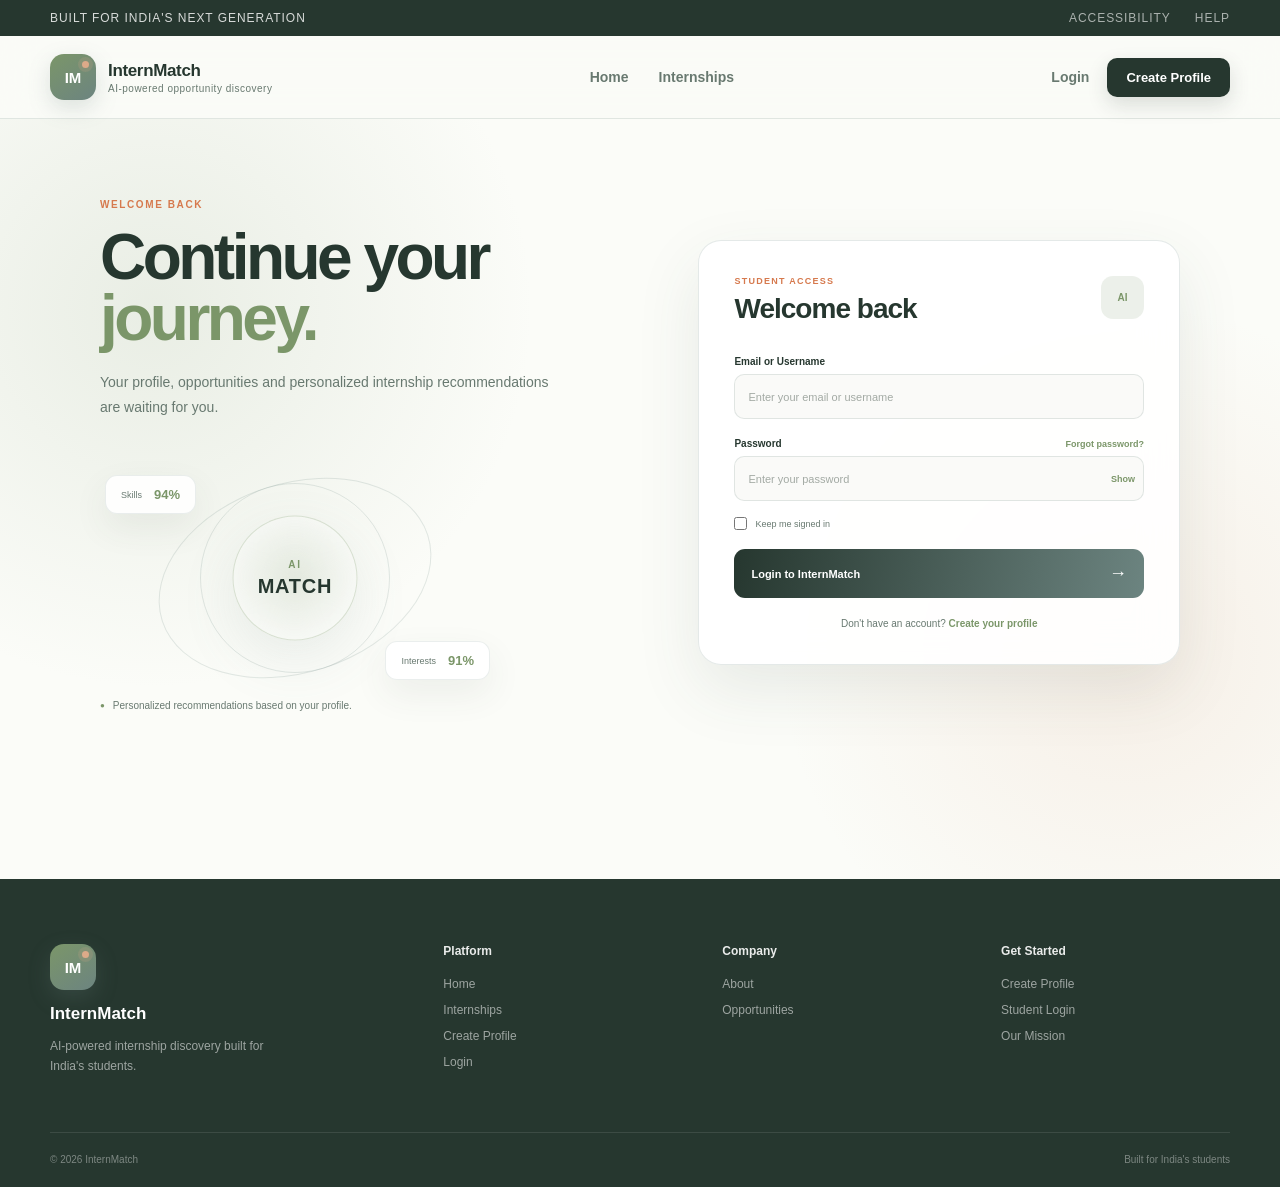
<file: login.html>
<!DOCTYPE html>
<html lang="en">
<head>
<meta charset="UTF-8">
<meta name="viewport" content="width=device-width, initial-scale=1.0">
<title>Login | InternMatch</title>
<link rel="stylesheet" href="style.css">
</head>
<body>

<div class="top-bar">
  <div class="container top-bar-content">
    <div>Built for India's Next Generation</div>
    <div class="top-links">
      <a href="accessibility.html">Accessibility</a>
      <a href="help.html">Help</a>
    </div>
  </div>
</div>

<header class="navbar">
  <div class="container nav-container">
    <a href="index.html" class="brand">
      <div class="brand-mark">IM</div>
      <div class="brand-text">
        <strong>InternMatch</strong>
        <span>AI-powered opportunity discovery</span>
      </div>
    </a>

    <nav class="nav-links">
      <a href="index.html">Home</a>
      <a href="internships.html">Internships</a>
    </nav>

    <div class="nav-actions">
      <a href="login.html" class="login-link">Login</a>
      <a href="register.html" class="register-btn">Create Profile</a>
    </div>
  </div>
</header>

<main class="login-page">
  <div class="login-container">

    <section class="login-intro">
      <span class="login-label">WELCOME BACK</span>
      <h1>Continue your <span>journey.</span></h1>
      <p>Your profile, opportunities and personalized internship recommendations are waiting for you.</p>

      <div class="login-ai-visual">
        <div class="login-orbit orbit-one"></div>
        <div class="login-orbit orbit-two"></div>
        <div class="login-ai-core">
          <span>AI</span>
          <strong>MATCH</strong>
        </div>
        <div class="login-floating-card card-one">
          <span>Skills</span><strong>94%</strong>
        </div>
        <div class="login-floating-card card-two">
          <span>Interests</span><strong>91%</strong>
        </div>
      </div>

      <div class="login-note">
        <span>●</span>
        Personalized recommendations based on your profile.
      </div>
    </section>

    <section class="login-card">
      <div class="login-card-header">
        <div>
          <span>STUDENT ACCESS</span>
          <h2>Welcome back</h2>
        </div>
        <div class="login-ai-badge">AI</div>
      </div>

      <form class="login-form" id="loginForm">
        <div class="form-group">
          <label for="loginId">Email or Username</label>
          <input type="text" id="loginId" name="loginId"
                 placeholder="Enter your email or username" required>
        </div>

        <div class="form-group">
          <div class="password-label-row">
            <label for="loginPassword">Password</label>
            <a href="#" class="forgot-password">Forgot password?</a>
          </div>

          <div class="password-wrapper">
            <input type="password" id="loginPassword" name="password"
                   placeholder="Enter your password" required>
            <button type="button" id="togglePassword"
                    class="password-toggle" aria-label="Show password">Show</button>
          </div>
        </div>

        <label class="remember-check">
          <input type="checkbox" name="remember">
          <span>Keep me signed in</span>
        </label>

        <button type="submit" class="login-submit">
          Login to InternMatch <span>→</span>
        </button>
      </form>

      <div class="login-register">
        Don't have an account?
        <a href="register.html">Create your profile</a>
      </div>
    </section>
  </div>
</main>

<footer class="footer">
  <div class="container footer-grid">

    <div class="footer-brand">
      <div class="brand-mark">IM</div>
      <strong>InternMatch</strong>
      <p>AI-powered internship discovery built for India's students.</p>
    </div>

    <div class="footer-column">
      <h4>Platform</h4>
      <a href="index.html">Home</a>
      <a href="internships.html">Internships</a>
      <a href="register.html">Create Profile</a>
      <a href="login.html">Login</a>
    </div>

    <div class="footer-column">
      <h4>Company</h4>
      <a href="about.html">About</a>
      <a href="internships.html">Opportunities</a>
    </div>

    <div class="footer-column">
      <h4>Get Started</h4>
      <a href="register.html">Create Profile</a>
      <a href="login.html">Student Login</a>
      <a href="about.html">Our Mission</a>
    </div>

  </div>

  <div class="container footer-bottom">
    <span>© 2026 InternMatch</span>
    <span>Built for India's students</span>
  </div>
</footer>

<script>
const passwordInput = document.getElementById("loginPassword");
const togglePassword = document.getElementById("togglePassword");
const loginForm = document.getElementById("loginForm");

togglePassword.addEventListener("click", function () {
  if (passwordInput.type === "password") {
    passwordInput.type = "text";
    togglePassword.textContent = "Hide";
    togglePassword.setAttribute("aria-label", "Hide password");
  } else {
    passwordInput.type = "password";
    togglePassword.textContent = "Show";
    togglePassword.setAttribute("aria-label", "Show password");
  }
});

loginForm.addEventListener("submit", function (event) {
  event.preventDefault();

  const loginId = document.getElementById("loginId").value.trim();
  const password = document.getElementById("loginPassword").value;

  if (
    loginId === "student@mmdu.edu.in" &&
    password === "MMDU@2026"
  ) {
    window.location.href = "profile.html";
  } else {
    alert(
      "Invalid demo login.\n\n" +
      "Email: student@mmdu.edu.in\n" +
      "Password: MMDU@2026"
    );
  }
});
</script>

</body>
</html>
</file>
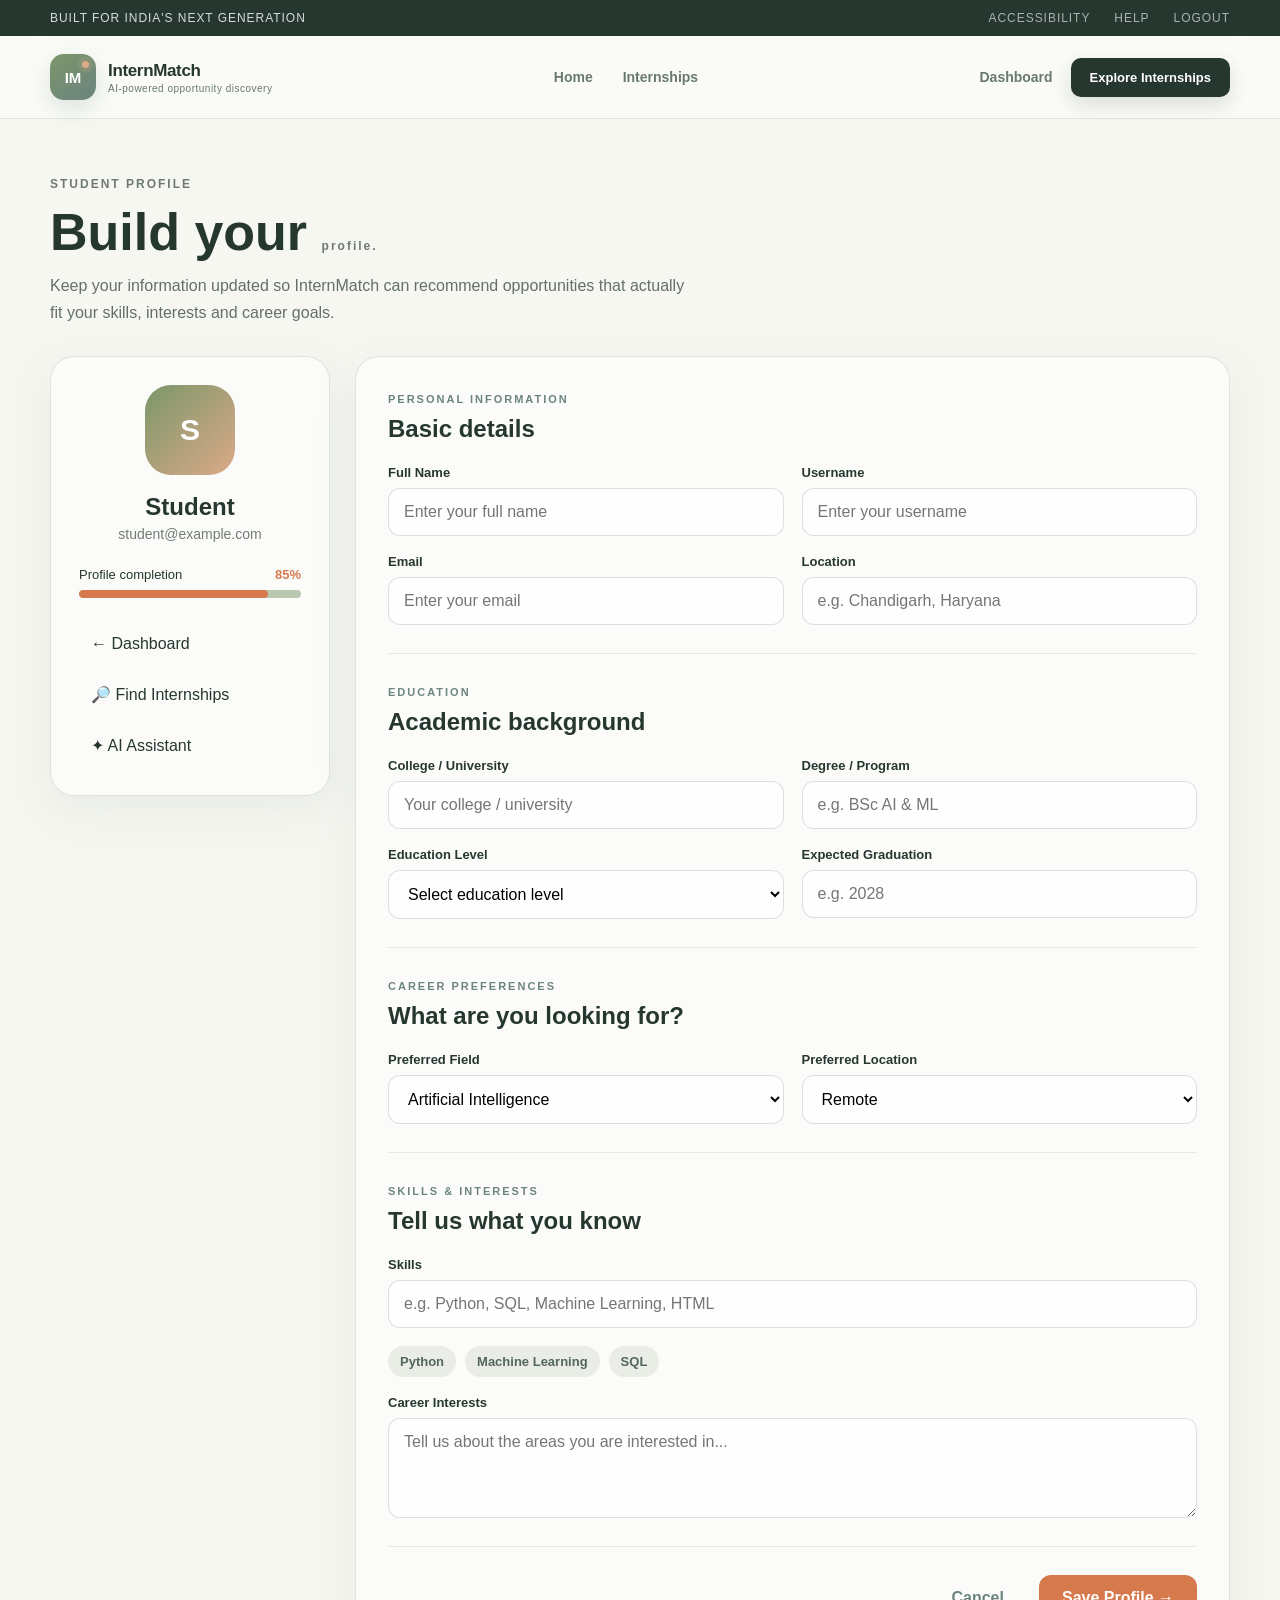
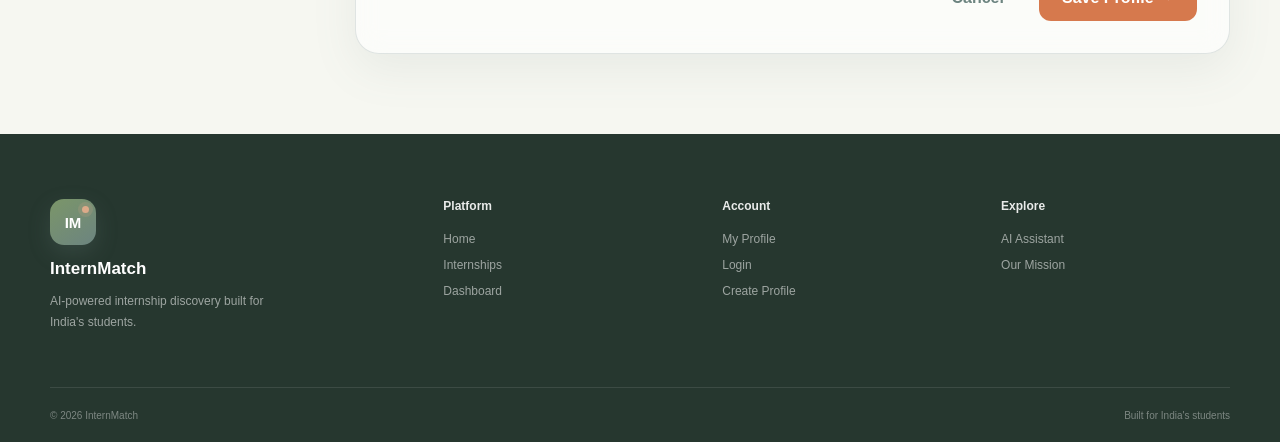
<file: profile.html>
<!DOCTYPE html>
<html lang="en">

<head>
    <meta charset="UTF-8">
    <meta name="viewport" content="width=device-width, initial-scale=1.0">

    <title>My Profile | InternMatch</title>

    <link rel="stylesheet" href="style.css">

    <style>
        /* PROFILE PAGE ONLY
           Existing style.css is NOT being changed */

        .profile-page {
            padding: 55px 0 80px;
        }

        .profile-heading {
            margin-bottom: 30px;
        }

        .profile-heading span {
            font-size: 12px;
            letter-spacing: 2px;
            font-weight: 700;
            opacity: .65;
        }

        .profile-heading h1 {
            margin: 10px 0;
            font-size: clamp(34px, 5vw, 52px);
        }

        .profile-heading p {
            max-width: 650px;
            line-height: 1.7;
            opacity: .7;
        }

        .profile-layout {
            display: grid;
            grid-template-columns: 280px 1fr;
            gap: 25px;
            align-items: start;
        }

        .profile-card,
        .profile-form-card {
            border: 1px solid rgba(108,132,128,.2);
            border-radius: 24px;
            background: rgba(255,255,255,.6);
            backdrop-filter: blur(14px);
            box-shadow: 0 15px 45px rgba(108,132,128,.1);
        }

        .profile-card {
            padding: 28px;
            text-align: center;
            position: sticky;
            top: 25px;
        }

        .profile-avatar {
            width: 90px;
            height: 90px;
            margin: 0 auto 18px;
            border-radius: 26px;
            display: grid;
            place-items: center;
            font-size: 30px;
            font-weight: 800;
            color: white;
            background: linear-gradient(135deg, #7B9669, #DCAA89);
        }

        .profile-card h2 {
            margin: 0 0 5px;
        }

        .profile-card p {
            margin: 0;
            opacity: .65;
            font-size: 14px;
        }

        .completion {
            margin-top: 25px;
            text-align: left;
        }

        .completion-top {
            display: flex;
            justify-content: space-between;
            margin-bottom: 8px;
            font-size: 13px;
        }

        .completion-top strong {
            color: #D6794D;
        }

        .completion-bar {
            height: 8px;
            border-radius: 20px;
            background: #BAC8B1;
            overflow: hidden;
        }

        .completion-bar i {
            display: block;
            height: 100%;
            width: 85%;
            border-radius: inherit;
            background: #D6794D;
        }

        .profile-card-links {
            margin-top: 25px;
            display: grid;
            gap: 8px;
        }

        .profile-card-links a {
            text-decoration: none;
            color: inherit;
            padding: 12px;
            border-radius: 12px;
            text-align: left;
            transition: .2s;
        }

        .profile-card-links a:hover {
            background: rgba(186,200,177,.25);
            transform: translateX(3px);
        }

        .profile-form-card {
            padding: 32px;
        }

        .profile-section {
            padding-bottom: 28px;
            margin-bottom: 28px;
            border-bottom: 1px solid rgba(108,132,128,.15);
        }

        .profile-section:last-child {
            border-bottom: 0;
            margin-bottom: 0;
        }

        .profile-section-label {
            font-size: 11px;
            letter-spacing: 2px;
            font-weight: 800;
            color: #6C8480;
        }

        .profile-section h2 {
            margin: 8px 0 22px;
        }

        .profile-fields {
            display: grid;
            grid-template-columns: 1fr 1fr;
            gap: 18px;
        }

        .profile-field {
            display: flex;
            flex-direction: column;
            gap: 8px;
        }

        .profile-field.full {
            grid-column: 1 / -1;
        }

        .profile-field label {
            font-size: 13px;
            font-weight: 700;
        }

        .profile-field input,
        .profile-field select,
        .profile-field textarea {
            width: 100%;
            padding: 14px 15px;
            border: 1px solid rgba(108,132,128,.25);
            border-radius: 12px;
            background: rgba(255,255,255,.7);
            font: inherit;
            outline: none;
        }

        .profile-field textarea {
            min-height: 100px;
            resize: vertical;
        }

        .profile-field input:focus,
        .profile-field select:focus,
        .profile-field textarea:focus {
            border-color: #7B9669;
            box-shadow: 0 0 0 3px rgba(123,150,105,.1);
        }

        .skills-box {
            display: flex;
            flex-wrap: wrap;
            gap: 9px;
            margin-top: 10px;
        }

        .skill {
            padding: 8px 12px;
            border-radius: 20px;
            background: rgba(123,150,105,.14);
            color: #52665f;
            font-size: 13px;
            font-weight: 700;
        }

        .profile-actions {
            display: flex;
            justify-content: flex-end;
            gap: 12px;
            margin-top: 28px;
        }

        .profile-save {
            border: 0;
            cursor: pointer;
            padding: 14px 23px;
            border-radius: 12px;
            background: #D6794D;
            color: white;
            font: inherit;
            font-weight: 800;
        }

        .profile-cancel {
            padding: 14px 23px;
            border-radius: 12px;
            text-decoration: none;
            color: #6C8480;
            font-weight: 700;
        }

        .save-message {
            display: none;
            margin-top: 15px;
            padding: 12px 15px;
            border-radius: 12px;
            background: rgba(123,150,105,.15);
            color: #52665f;
            font-size: 14px;
        }

        @media (max-width: 850px) {
            .profile-layout {
                grid-template-columns: 1fr;
            }

            .profile-card {
                position: static;
            }
        }

        @media (max-width: 600px) {
            .profile-fields {
                grid-template-columns: 1fr;
            }

            .profile-field.full {
                grid-column: auto;
            }

            .profile-form-card {
                padding: 22px;
            }

            .profile-actions {
                flex-direction: column;
            }

            .profile-save,
            .profile-cancel {
                width: 100%;
                text-align: center;
            }
        }
    </style>
</head>


<body>


    <!-- =====================================================
         TOP BAR
    ====================================================== -->

    <div class="top-bar">

        <div class="container top-bar-content">

            <div>
                Built for India's Next Generation
            </div>

            <div class="top-links">
                <a href="accessibility.html">Accessibility</a>
                <a href="help.html">Help</a>
                <a href="login.html">Logout</a>
            </div>

        </div>

    </div>


    <!-- NAVBAR -->

    <header class="navbar">

        <div class="container nav-container">

            <a href="index.html" class="brand">

                <div class="brand-mark">
                    IM
                </div>

                <div class="brand-text">

                    <strong>InternMatch</strong>

                    <span>
                        AI-powered opportunity discovery
                    </span>

                </div>

            </a>


            <nav class="nav-links">

                <a href="index.html">
                    Home
                </a>

                <a href="internships.html">
                    Internships
                </a>

            </nav>


            <div class="nav-actions">

                <a href="dashboard.html" class="login-link">
                    Dashboard
                </a>

                <a href="internships.html" class="register-btn">
                    Explore Internships
                </a>

            </div>

        </div>

    </header>


    <!-- PROFILE -->

    <main class="profile-page">

        <div class="container">


            <div class="profile-heading">

                <span>
                    STUDENT PROFILE
                </span>

                <h1>
                    Build your <span>profile.</span>
                </h1>

                <p>
                    Keep your information updated so InternMatch
                    can recommend opportunities that actually
                    fit your skills, interests and career goals.
                </p>

            </div>


            <div class="profile-layout">


                <!-- PROFILE SUMMARY -->

                <aside class="profile-card">

                    <div class="profile-avatar">
                        S
                    </div>

                    <h2>
                        Student
                    </h2>

                    <p>
                        student@example.com
                    </p>


                    <div class="completion">

                        <div class="completion-top">

                            <span>
                                Profile completion
                            </span>

                            <strong>
                                85%
                            </strong>

                        </div>

                        <div class="completion-bar">
                            <i></i>
                        </div>

                    </div>


                    <div class="profile-card-links">

                        <a href="dashboard.html">
                            ← Dashboard
                        </a>

                        <a href="internships.html">
                            🔎 Find Internships
                        </a>

                        <a href="ai-assistant.html">
                            ✦ AI Assistant
                        </a>

                    </div>

                </aside>


                <!-- PROFILE FORM -->

                <section class="profile-form-card">


                    <form id="profileForm">


                        <!-- PERSONAL -->

                        <div class="profile-section">

                            <span class="profile-section-label">
                                PERSONAL INFORMATION
                            </span>

                            <h2>
                                Basic details
                            </h2>


                            <div class="profile-fields">

                                <div class="profile-field">

                                    <label for="fullName">
                                        Full Name
                                    </label>

                                    <input
                                        type="text"
                                        id="fullName"
                                        name="fullName"
                                        placeholder="Enter your full name"
                                    >

                                </div>


                                <div class="profile-field">

                                    <label for="username">
                                        Username
                                    </label>

                                    <input
                                        type="text"
                                        id="username"
                                        name="username"
                                        placeholder="Enter your username"
                                    >

                                </div>


                                <div class="profile-field">

                                    <label for="email">
                                        Email
                                    </label>

                                    <input
                                        type="email"
                                        id="email"
                                        name="email"
                                        placeholder="Enter your email"
                                    >

                                </div>


                                <div class="profile-field">

                                    <label for="location">
                                        Location
                                    </label>

                                    <input
                                        type="text"
                                        id="location"
                                        name="location"
                                        placeholder="e.g. Chandigarh, Haryana"
                                    >

                                </div>

                            </div>

                        </div>


                        <!-- EDUCATION -->

                        <div class="profile-section">

                            <span class="profile-section-label">
                                EDUCATION
                            </span>

                            <h2>
                                Academic background
                            </h2>


                            <div class="profile-fields">

                                <div class="profile-field">

                                    <label for="college">
                                        College / University
                                    </label>

                                    <input
                                        type="text"
                                        id="college"
                                        name="college"
                                        placeholder="Your college / university"
                                    >

                                </div>


                                <div class="profile-field">

                                    <label for="degree">
                                        Degree / Program
                                    </label>

                                    <input
                                        type="text"
                                        id="degree"
                                        name="degree"
                                        placeholder="e.g. BSc AI & ML"
                                    >

                                </div>


                                <div class="profile-field">

                                    <label for="educationLevel">
                                        Education Level
                                    </label>

                                    <select
                                        id="educationLevel"
                                        name="educationLevel"
                                    >

                                        <option value="">
                                            Select education level
                                        </option>

                                        <option>
                                            Undergraduate
                                        </option>

                                        <option>
                                            Postgraduate
                                        </option>

                                        <option>
                                            Diploma
                                        </option>

                                        <option>
                                            Doctorate
                                        </option>

                                        <option>
                                            Other
                                        </option>

                                    </select>

                                </div>


                                <div class="profile-field">

                                    <label for="graduationYear">
                                        Expected Graduation
                                    </label>

                                    <input
                                        type="number"
                                        id="graduationYear"
                                        name="graduationYear"
                                        placeholder="e.g. 2028"
                                    >

                                </div>

                            </div>

                        </div>


                        <!-- CAREER -->

                        <div class="profile-section">

                            <span class="profile-section-label">
                                CAREER PREFERENCES
                            </span>

                            <h2>
                                What are you looking for?
                            </h2>


                            <div class="profile-fields">

                                <div class="profile-field">

                                    <label for="field">
                                        Preferred Field
                                    </label>

                                    <select
                                        id="field"
                                        name="field"
                                    >

                                        <option>
                                            Artificial Intelligence
                                        </option>

                                        <option>
                                            Data Science
                                        </option>

                                        <option>
                                            Software Development
                                        </option>

                                        <option>
                                            Cybersecurity
                                        </option>

                                        <option>
                                            UI / UX Design
                                        </option>

                                        <option>
                                            Public Policy
                                        </option>

                                        <option>
                                            Digital Technology
                                        </option>

                                        <option>
                                            Other
                                        </option>

                                    </select>

                                </div>


                                <div class="profile-field">

                                    <label for="preferredLocation">
                                        Preferred Location
                                    </label>

                                    <select
                                        id="preferredLocation"
                                        name="preferredLocation"
                                    >

                                        <option>
                                            Remote
                                        </option>

                                        <option>
                                            Delhi / NCR
                                        </option>

                                        <option>
                                            Bengaluru
                                        </option>

                                        <option>
                                            Mumbai
                                        </option>

                                        <option>
                                            Hyderabad
                                        </option>

                                        <option>
                                            Chandigarh
                                        </option>

                                        <option>
                                            Any Location
                                        </option>

                                    </select>

                                </div>

                            </div>

                        </div>


                        <!-- SKILLS -->

                        <div class="profile-section">

                            <span class="profile-section-label">
                                SKILLS & INTERESTS
                            </span>

                            <h2>
                                Tell us what you know
                            </h2>


                            <div class="profile-fields">

                                <div class="profile-field full">

                                    <label for="skills">
                                        Skills
                                    </label>

                                    <input
                                        type="text"
                                        id="skills"
                                        name="skills"
                                        placeholder="e.g. Python, SQL, Machine Learning, HTML"
                                    >

                                    <div class="skills-box">

                                        <span class="skill">
                                            Python
                                        </span>

                                        <span class="skill">
                                            Machine Learning
                                        </span>

                                        <span class="skill">
                                            SQL
                                        </span>

                                    </div>

                                </div>


                                <div class="profile-field full">

                                    <label for="interests">
                                        Career Interests
                                    </label>

                                    <textarea
                                        id="interests"
                                        name="interests"
                                        placeholder="Tell us about the areas you are interested in..."
                                    ></textarea>

                                </div>

                            </div>

                        </div>


                        <!-- ACTIONS -->

                        <div class="profile-actions">

                            <a
                                href="dashboard.html"
                                class="profile-cancel"
                            >
                                Cancel
                            </a>

                            <button
                                type="submit"
                                class="profile-save"
                            >
                                Save Profile →
                            </button>

                        </div>


                        <div
                            id="saveMessage"
                            class="save-message"
                        >
                            ✓ Profile changes saved successfully.
                        </div>


                    </form>

                </section>

            </div>

        </div>

    </main>


    <!-- FOOTER -->

    <footer class="footer">

        <div class="container footer-grid">

            <div class="footer-brand">

                <div class="brand-mark">
                    IM
                </div>

                <strong>
                    InternMatch
                </strong>

                <p>
                    AI-powered internship discovery
                    built for India's students.
                </p>

            </div>


            <div class="footer-column">

                <h4>
                    Platform
                </h4>

                <a href="index.html">
                    Home
                </a>

                <a href="internships.html">
                    Internships
                </a>

                <a href="dashboard.html">
                    Dashboard
                </a>

            </div>


            <div class="footer-column">

                <h4>
                    Account
                </h4>

                <a href="profile.html">
                    My Profile
                </a>

                <a href="login.html">
                    Login
                </a>

                <a href="register.html">
                    Create Profile
                </a>

            </div>


            <div class="footer-column">

                <h4>
                    Explore
                </h4>

                <a href="ai-assistant.html">
                    AI Assistant
                </a>

                <a href="about.html">
                    Our Mission
                </a>

            </div>

        </div>


        <div class="container footer-bottom">

            <span>
                © 2026 InternMatch
            </span>

            <span>
                Built for India's students
            </span>

        </div>

    </footer>


    <!-- TEMPORARY FRONTEND SAVE -->

    <script>

        const profileForm =
            document.getElementById("profileForm");

        const saveMessage =
            document.getElementById("saveMessage");


        profileForm.addEventListener("submit", function (event) {

            event.preventDefault();

            // Keep the existing UI unchanged while making the saved
            // profile available to the AI Assistant.
            localStorage.setItem("skills", document.getElementById("skills").value);
            localStorage.setItem("field", document.getElementById("field").value);
            localStorage.setItem("location", document.getElementById("location").value);
            localStorage.setItem("education", document.getElementById("degree").value + " " + document.getElementById("educationLevel").value);
            localStorage.setItem("interests", document.getElementById("interests").value);

            saveMessage.style.display = "block";

            setTimeout(function () {

                saveMessage.style.display = "none";

            }, 3000);

        });

    </script>


</body>

</html>
</file>
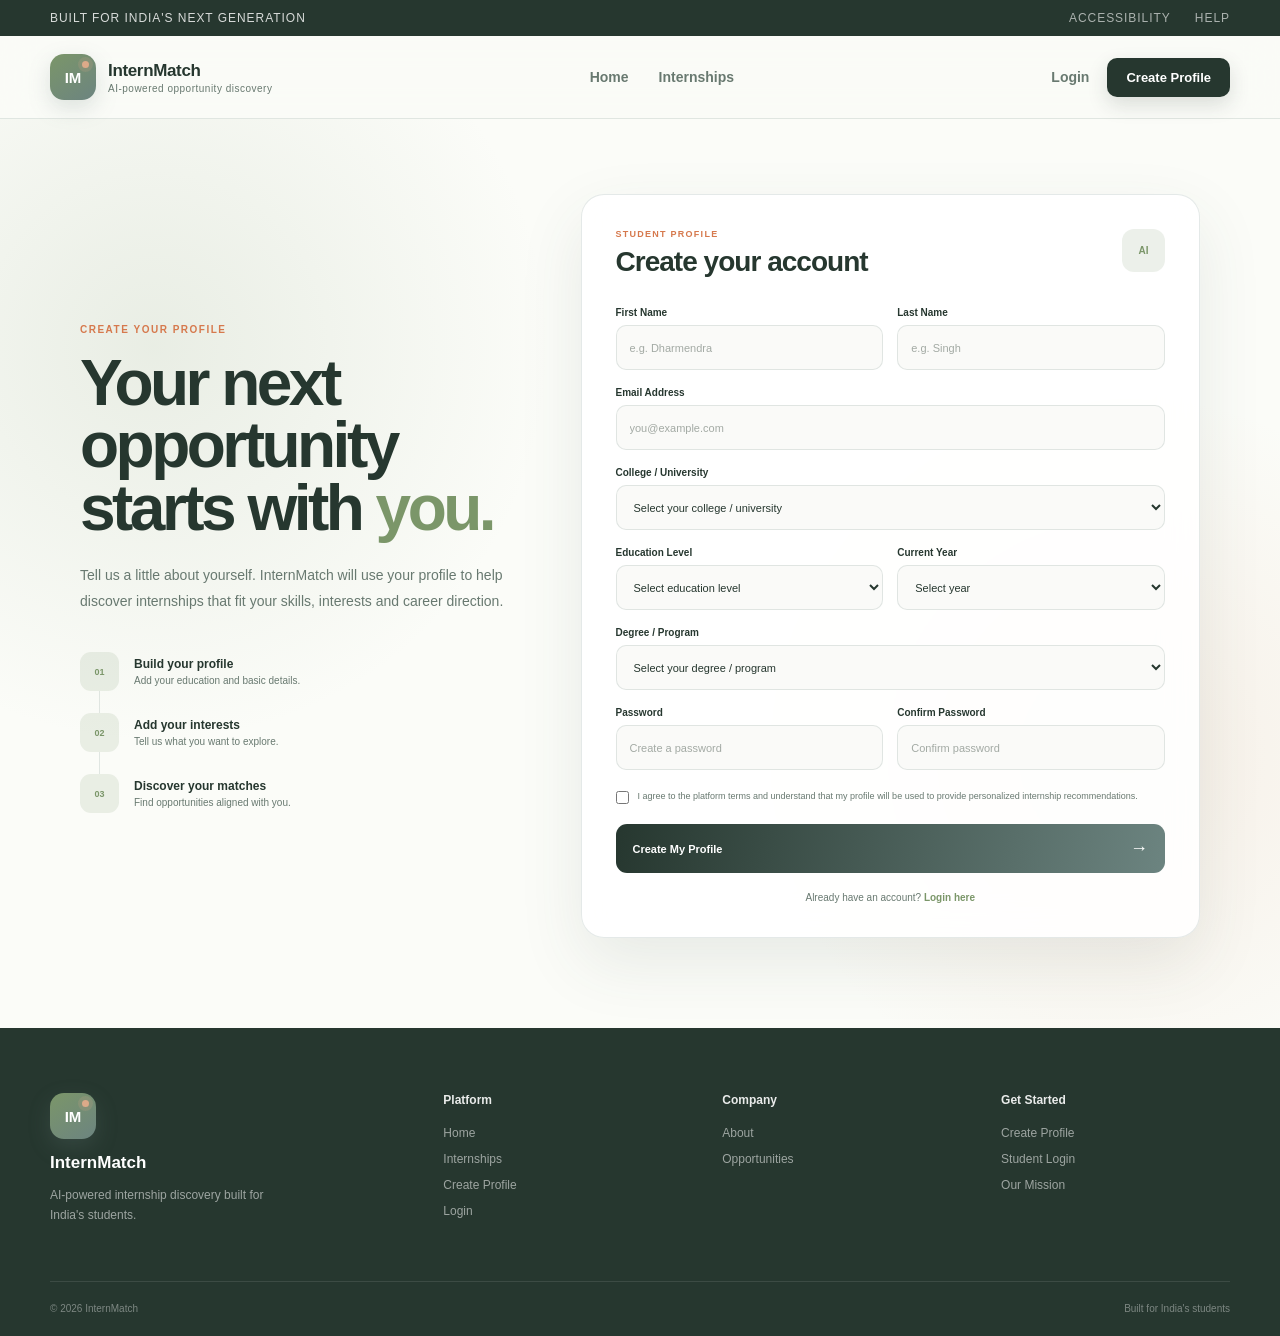
<file: register.html>
<!DOCTYPE html>
<html lang="en">

<head>
    <meta charset="UTF-8">
    <meta name="viewport" content="width=device-width, initial-scale=1.0">

    <title>Create Profile | InternMatch</title>

    <link rel="stylesheet" href="style.css">
</head>


<body>

    <!-- =====================================================
         TOP BAR
    ====================================================== -->

    <div class="top-bar">

        <div class="container top-bar-content">

            <div>
                Built for India's Next Generation
            </div>

            <div class="top-links">
                <a href="accessibility.html">Accessibility</a>
                <a href="help.html">Help</a>
            </div>

        </div>

    </div>



    <!-- =====================================================
         NAVBAR
    ====================================================== -->

    <header class="navbar">

        <div class="container nav-container">

            <a href="index.html" class="brand">

                <div class="brand-mark">
                    IM
                </div>

                <div class="brand-text">

                    <strong>InternMatch</strong>

                    <span>
                        AI-powered opportunity discovery
                    </span>

                </div>

            </a>


            <nav class="nav-links">

                <a href="index.html">
                    Home
                </a>

                <a href="internships.html">
                    Internships
                </a>

            </nav>


            <div class="nav-actions">

                <a href="login.html" class="login-link">
                    Login
                </a>

                <a href="register.html" class="register-btn">
                    Create Profile
                </a>

            </div>

        </div>

    </header>



    <!-- =====================================================
         REGISTER PAGE
    ====================================================== -->

    <main class="register-page">

        <div class="register-container">


            <!-- =================================================
                 LEFT SIDE
            ================================================== -->

            <section class="register-intro">

                <span class="register-label">
                    CREATE YOUR PROFILE
                </span>


                <h1>
                    Your next opportunity
                    starts with
                    <span>you.</span>
                </h1>


                <p>
                    Tell us a little about yourself. InternMatch
                    will use your profile to help discover
                    internships that fit your skills, interests
                    and career direction.
                </p>



                <div class="register-journey">


                    <div class="journey-item">

                        <div class="journey-number">
                            01
                        </div>

                        <div>

                            <strong>
                                Build your profile
                            </strong>

                            <span>
                                Add your education and basic details.
                            </span>

                        </div>

                    </div>


                    <div class="journey-line"></div>


                    <div class="journey-item">

                        <div class="journey-number">
                            02
                        </div>

                        <div>

                            <strong>
                                Add your interests
                            </strong>

                            <span>
                                Tell us what you want to explore.
                            </span>

                        </div>

                    </div>


                    <div class="journey-line"></div>


                    <div class="journey-item">

                        <div class="journey-number">
                            03
                        </div>

                        <div>

                            <strong>
                                Discover your matches
                            </strong>

                            <span>
                                Find opportunities aligned with you.
                            </span>

                        </div>

                    </div>

                </div>

            </section>



            <!-- =================================================
                 REGISTER CARD
            ================================================== -->

            <section class="register-card">


                <div class="register-card-header">

                    <div>

                        <span>
                            STUDENT PROFILE
                        </span>

                        <h2>
                            Create your account
                        </h2>

                    </div>


                    <div class="profile-ai-badge">
                        AI
                    </div>

                </div>



                <!-- =================================================
                     FORM
                ================================================== -->

                <form
                    class="register-form"
                    id="registerForm"
                    action="login.html"
                >


                    <!-- NAME -->

                    <div class="form-row">


                        <div class="form-group">

                            <label for="firstName">
                                First Name
                            </label>

                            <input
                                type="text"
                                id="firstName"
                                name="firstName"
                                placeholder="e.g. Dharmendra"
                                required
                            >

                        </div>


                        <div class="form-group">

                            <label for="lastName">
                                Last Name
                            </label>

                            <input
                                type="text"
                                id="lastName"
                                name="lastName"
                                placeholder="e.g. Singh"
                                required
                            >

                        </div>


                    </div>



                    <!-- EMAIL -->

                    <div class="form-group">

                        <label for="email">
                            Email Address
                        </label>

                        <input
                            type="email"
                            id="email"
                            name="email"
                            placeholder="you@example.com"
                            required
                        >

                    </div>




                    <!-- =================================================
                         COLLEGE / UNIVERSITY
                    ================================================== -->

                    <div class="form-group">

                        <label for="college">
                            College / University
                        </label>

                        <select
                            id="college"
                            name="college"
                            required
                        >

                            <option value="">
                                Select your college / university
                            </option>


                            <!-- HARYANA -->

                            <optgroup label="Haryana">

                                <option value="mmdu">
                                    Maharishi Markandeshwar (Deemed to be University)
                                </option>

                                <option value="kurukshetra-university">
                                    Kurukshetra University
                                </option>

                                <option value="gju">
                                    Guru Jambheshwar University of Science & Technology
                                </option>

                                <option value="mdu">
                                    Maharshi Dayanand University
                                </option>

                            </optgroup>



                            <!-- DELHI -->

                            <optgroup label="Delhi">

                                <option value="du">
                                    University of Delhi
                                </option>

                                <option value="jnu">
                                    Jawaharlal Nehru University
                                </option>

                                <option value="iit-delhi">
                                    IIT Delhi
                                </option>

                                <option value="nsut">
                                    Netaji Subhas University of Technology
                                </option>

                                <option value="iiit-delhi">
                                    IIIT Delhi
                                </option>

                                <option value="jamia">
                                    Jamia Millia Islamia
                                </option>

                            </optgroup>



                            <!-- PUNJAB -->

                            <optgroup label="Punjab">

                                <option value="pu">
                                    Panjab University
                                </option>

                                <option value="thapar">
                                    Thapar Institute of Engineering & Technology
                                </option>

                                <option value="lpu">
                                    Lovely Professional University
                                </option>

                                <option value="chitkara">
                                    Chitkara University
                                </option>

                            </optgroup>



                            <!-- UTTAR PRADESH -->

                            <optgroup label="Uttar Pradesh">

                                <option value="iit-kanpur">
                                    IIT Kanpur
                                </option>

                                <option value="iit-bhu">
                                    IIT (BHU) Varanasi
                                </option>

                                <option value="amity-noida">
                                    Amity University Noida
                                </option>

                                <option value="aktu">
                                    Dr. A.P.J. Abdul Kalam Technical University
                                </option>

                            </optgroup>



                            <!-- RAJASTHAN -->

                            <optgroup label="Rajasthan">

                                <option value="iit-jodhpur">
                                    IIT Jodhpur
                                </option>

                                <option value="mnit-jaipur">
                                    MNIT Jaipur
                                </option>

                                <option value="manipal-jaipur">
                                    Manipal University Jaipur
                                </option>

                            </optgroup>



                            <!-- MAHARASHTRA -->

                            <optgroup label="Maharashtra">

                                <option value="iit-bombay">
                                    IIT Bombay
                                </option>

                                <option value="university-mumbai">
                                    University of Mumbai
                                </option>

                                <option value="coep">
                                    COEP Technological University
                                </option>

                                <option value="pune-university">
                                    Savitribai Phule Pune University
                                </option>

                            </optgroup>



                            <!-- KARNATAKA -->

                            <optgroup label="Karnataka">

                                <option value="iisc">
                                    Indian Institute of Science
                                </option>

                                <option value="iit-dharwad">
                                    IIT Dharwad
                                </option>

                                <option value="rvce">
                                    RV College of Engineering
                                </option>

                                <option value="christ">
                                    Christ University
                                </option>

                                <option value="manipal">
                                    Manipal Academy of Higher Education
                                </option>

                            </optgroup>



                            <!-- TAMIL NADU -->

                            <optgroup label="Tamil Nadu">

                                <option value="iit-madras">
                                    IIT Madras
                                </option>

                                <option value="anna-university">
                                    Anna University
                                </option>

                                <option value="vit">
                                    VIT
                                </option>

                                <option value="srm">
                                    SRM Institute of Science and Technology
                                </option>

                            </optgroup>



                            <!-- WEST BENGAL -->

                            <optgroup label="West Bengal">

                                <option value="iit-kharagpur">
                                    IIT Kharagpur
                                </option>

                                <option value="jadavpur">
                                    Jadavpur University
                                </option>

                            </optgroup>



                            <!-- TELANGANA -->

                            <optgroup label="Telangana">

                                <option value="iit-hyderabad">
                                    IIT Hyderabad
                                </option>

                                <option value="iiit-hyderabad">
                                    IIIT Hyderabad
                                </option>

                                <option value="osmania">
                                    Osmania University
                                </option>

                            </optgroup>



                            <!-- ANDHRA PRADESH -->

                            <optgroup label="Andhra Pradesh">

                                <option value="iit-tirupati">
                                    IIT Tirupati
                                </option>

                                <option value="andhra-university">
                                    Andhra University
                                </option>

                            </optgroup>



                            <!-- OTHER -->

                            <optgroup label="Other">

                                <option value="other">
                                    Other College / University
                                </option>

                            </optgroup>

                        </select>

                    </div>



                    <!-- =================================================
                         OTHER COLLEGE
                         HIDDEN UNTIL OTHER IS SELECTED
                    ================================================== -->

                    <div
                        class="form-group"
                        id="otherCollegeBox"
                        style="display: none;"
                    >

                        <label for="otherCollege">
                            Enter College / University Name
                        </label>

                        <input
                            type="text"
                            id="otherCollege"
                            name="otherCollege"
                            placeholder="Enter your college / university name"
                        >

                    </div>



                    <!-- =================================================
                         EDUCATION LEVEL + CURRENT YEAR
                    ================================================== -->

                    <div class="form-row">


                        <div class="form-group">

                            <label for="educationLevel">
                                Education Level
                            </label>

                            <select
                                id="educationLevel"
                                name="educationLevel"
                                required
                            >

                                <option value="">
                                    Select education level
                                </option>

                                <option value="school">
                                    School / Class 10
                                </option>

                                <option value="12th">
                                    Class 12 / Senior Secondary
                                </option>

                                <option value="diploma">
                                    Diploma
                                </option>

                                <option value="undergraduate">
                                    Undergraduate / Bachelor's
                                </option>

                                <option value="postgraduate">
                                    Postgraduate / Master's
                                </option>

                                <option value="phd">
                                    PhD / Doctorate
                                </option>

                            </select>

                        </div>



                        <div class="form-group">

                            <label for="year">
                                Current Year
                            </label>

                            <select
                                id="year"
                                name="year"
                                required
                            >

                                <option value="">
                                    Select year
                                </option>

                                <option value="school">
                                    School
                                </option>

                                <option value="1">
                                    1st Year
                                </option>

                                <option value="2">
                                    2nd Year
                                </option>

                                <option value="3">
                                    3rd Year
                                </option>

                                <option value="4">
                                    4th Year
                                </option>

                                <option value="final">
                                    Final Year
                                </option>

                                <option value="graduated">
                                    Graduated
                                </option>

                            </select>

                        </div>

                    </div>



                    <!-- =================================================
                         DEGREE
                    ================================================== -->

                    <div class="form-group">

                        <label for="degree">
                            Degree / Program
                        </label>

                        <select
                            id="degree"
                            name="degree"
                            required
                        >

                            <option value="">
                                Select your degree / program
                            </option>

                            <option value="bsc">
                                B.Sc.
                            </option>

                            <option value="btech">
                                B.Tech
                            </option>

                            <option value="bca">
                                BCA
                            </option>

                            <option value="bba">
                                BBA
                            </option>

                            <option value="ba">
                                B.A.
                            </option>

                            <option value="bcom">
                                B.Com
                            </option>

                            <option value="be">
                                B.E.
                            </option>

                            <option value="mca">
                                MCA
                            </option>

                            <option value="msc">
                                M.Sc.
                            </option>

                            <option value="mtech">
                                M.Tech
                            </option>

                            <option value="mba">
                                MBA
                            </option>

                            <option value="ma">
                                M.A.
                            </option>

                            <option value="other">
                                Other
                            </option>

                        </select>
                    
                    </div>

                    <div
                         class="form-group"
                         id="otherDegreeBox"
                        style="display: none;"
                    >

                        <label for="otherDegree">
                               Enter Degree / Program Name
                          </label>

                          <input
                              type="text"
                              id="otherDegree"
                             name="otherDegree"
                             placeholder="e.g. B.Des, B.Pharm, etc."
                    >

                     </div>




                    <!-- =================================================
                         PASSWORD
                    ================================================== -->

                    <div class="form-row">


                        <div class="form-group">

                            <label for="password">
                                Password
                            </label>

                            <input
                                type="password"
                                id="password"
                                name="password"
                                placeholder="Create a password"
                                required
                            >

                        </div>


                        <div class="form-group">

                            <label for="confirmPassword">
                                Confirm Password
                            </label>

                            <input
                                type="password"
                                id="confirmPassword"
                                name="confirmPassword"
                                placeholder="Confirm password"
                                required
                            >

                        </div>


                    </div>



                    <!-- TERMS -->

                    <label class="terms-check">

                        <input
                            type="checkbox"
                            required
                        >

                        <span>
                            I agree to the platform terms and
                            understand that my profile will be
                            used to provide personalized
                            internship recommendations.
                        </span>

                    </label>



                    <!-- SUBMIT -->

                    <button
                        type="submit"
                        class="register-submit"
                    >

                        Create My Profile

                        <span>
                            →
                        </span>

                    </button>


                </form>



                <!-- LOGIN -->

                <div class="register-login">

                    Already have an account?

                    <a href="login.html">
                        Login here
                    </a>

                </div>


            </section>

        </div>

    </main>



    <!-- =====================================================
         FOOTER
    ====================================================== -->

    <footer class="footer">

        <div class="container footer-grid">


            <div class="footer-brand">

                <div class="brand-mark">
                    IM
                </div>

                <strong>
                    InternMatch
                </strong>

                <p>
                    AI-powered internship discovery
                    built for India's students.
                </p>

            </div>



            <div class="footer-column">

                <h4>
                    Platform
                </h4>

                <a href="index.html">
                    Home
                </a>

                <a href="internships.html">
                    Internships
                </a>

                <a href="register.html">
                    Create Profile
                </a>

                <a href="login.html">
                    Login
                </a>

            </div>



            <div class="footer-column">

                <h4>
                    Company
                </h4>

                <a href="about.html">
                    About
                </a>

                <a href="internships.html">
                    Opportunities
                </a>

            </div>



            <div class="footer-column">

                <h4>
                    Get Started
                </h4>

                <a href="register.html">
                    Create Profile
                </a>

                <a href="login.html">
                    Student Login
                </a>

                <a href="about.html">
                    Our Mission
                </a>

            </div>


        </div>



        <div class="container footer-bottom">

            <span>
                © 2026 InternMatch
            </span>

            <span>
                Built for India's students
            </span>

        </div>

    </footer>



    <!-- =====================================================
         OTHER COLLEGE JAVASCRIPT
    ====================================================== -->

    <script>

        const collegeSelect =
            document.getElementById("college");

        const otherCollegeBox =
            document.getElementById("otherCollegeBox");

        const otherCollegeInput =
            document.getElementById("otherCollege");


        collegeSelect.addEventListener("change", function () {

            if (this.value === "other") {

                otherCollegeBox.style.display = "flex";

                otherCollegeInput.required = true;

                setTimeout(function () {

                    otherCollegeInput.focus();

                }, 100);

            } else {

                otherCollegeBox.style.display = "none";

                otherCollegeInput.required = false;

                otherCollegeInput.value = "";

            }

        });
const degreeSelect =
    document.getElementById("degree");

const otherDegreeBox =
    document.getElementById("otherDegreeBox");

const otherDegreeInput =
    document.getElementById("otherDegree");


degreeSelect.addEventListener("change", function () {

    if (this.value === "other") {

        otherDegreeBox.style.display = "flex";

        otherDegreeInput.required = true;

        setTimeout(function () {

            otherDegreeInput.focus();

        }, 100);

    } else {

        otherDegreeBox.style.display = "none";

        otherDegreeInput.required = false;

        otherDegreeInput.value = "";

    }

});
    </script>


</body>

</html>
</file>
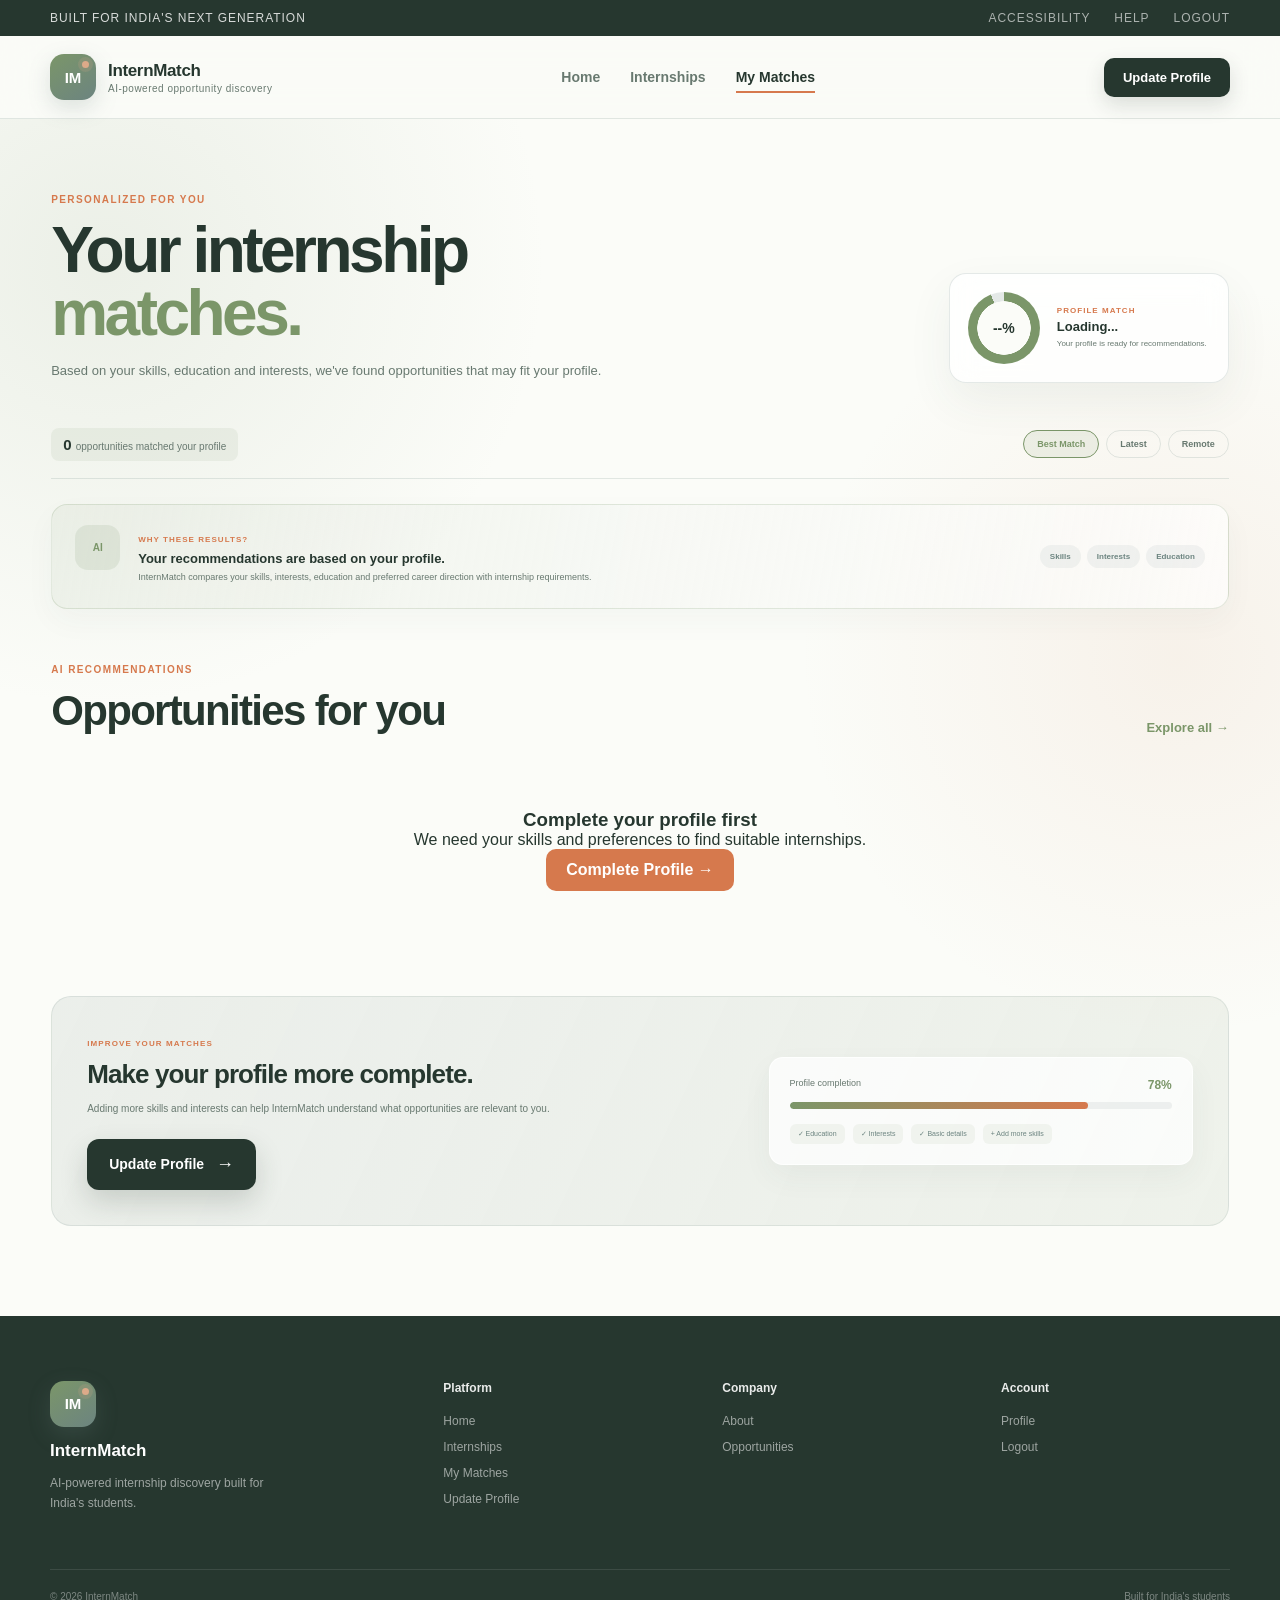
<file: result.html>
<!DOCTYPE html>
<html lang="en">

<head>

<meta charset="UTF-8">
<meta name="viewport" content="width=device-width, initial-scale=1.0">

<title>My Recommendations | InternMatch</title>

<link rel="stylesheet" href="style.css">

<style>

.recommendation-card {
    position: relative;
}

.match-reasons {
    margin-top: 18px;
}

.match-reasons-title {
    display: block;
    font-size: 11px;
    font-weight: 800;
    letter-spacing: 1px;
    margin-bottom: 9px;
    opacity: .7;
}

.reason-list {
    display: flex;
    flex-wrap: wrap;
    gap: 7px;
}

.reason-tag {
    padding: 7px 10px;
    border-radius: 10px;
    background: rgba(123,150,105,.12);
    font-size: 12px;
}

.loading-state,
.error-state,
.empty-state,
.no-profile {
    text-align: center;
    padding: 50px 20px;
    width: 100%;
}

.retry-btn {
    display: inline-block;
    padding: 12px 20px;
    border-radius: 10px;
    background: #D6794D;
    color: white;
    text-decoration: none;
    font-weight: 700;
    border: none;
    cursor: pointer;
}

.loading-spinner {
    width: 35px;
    height: 35px;
    border: 4px solid rgba(108,132,128,.2);
    border-top-color: #D6794D;
    border-radius: 50%;
    margin: 0 auto 18px;
    animation: spin 1s linear infinite;
}

@keyframes spin {
    to {
        transform: rotate(360deg);
    }
}

</style>

</head>


<body>


<div class="top-bar">

<div class="container top-bar-content">

<div>
Built for India's Next Generation
</div>

<div class="top-links">

<a href="accessibility.html">
Accessibility
</a>

<a href="help.html">
Help
</a>

<a href="login.html">
Logout
</a>

</div>

</div>

</div>



<header class="navbar">

<div class="container nav-container">

<a href="index.html" class="brand">

<div class="brand-mark">
IM
</div>

<div class="brand-text">

<strong>
InternMatch
</strong>

<span>
AI-powered opportunity discovery
</span>

</div>

</a>


<nav class="nav-links">

<a href="index.html">
Home
</a>

<a href="internships.html">
Internships
</a>

<a href="result.html" class="active">
My Matches
</a>

</nav>


<div class="nav-actions">

<a
href="profile.html"
class="register-btn">

Update Profile

</a>

</div>

</div>

</header>



<main class="results-page">

<div class="container results-container">


<section class="results-header">

<div class="results-heading">

<span class="results-label">
PERSONALIZED FOR YOU
</span>

<h1>
Your internship <span>matches.</span>
</h1>

<p>
Based on your skills, education and interests,
we've found opportunities that may fit your profile.
</p>

</div>


<div class="profile-score-card">

<div class="score-ring">

<span id="profileScore">
--%
</span>

</div>

<div>

<span>
PROFILE MATCH
</span>

<strong id="profileStrength">
Loading...
</strong>

<small>
Your profile is ready for recommendations.
</small>

</div>

</div>

</section>



<section class="results-toolbar">

<div class="results-count">

<strong id="resultsCount">
0
</strong>

opportunities matched your profile

</div>


<div class="results-filters">

<button
type="button"
class="filter-btn active"
id="bestMatchBtn">

Best Match

</button>

<button
type="button"
class="filter-btn"
id="latestBtn">

Latest

</button>

<button
type="button"
class="filter-btn"
id="remoteBtn">

Remote

</button>

</div>

</section>



<section class="match-explanation">

<div class="match-ai-icon">
AI
</div>

<div class="match-explanation-content">

<span>
WHY THESE RESULTS?
</span>

<h3>
Your recommendations are based on your profile.
</h3>

<p>
InternMatch compares your skills, interests,
education and preferred career direction with
internship requirements.
</p>

</div>

<div class="match-factors">

<span>Skills</span>
<span>Interests</span>
<span>Education</span>

</div>

</section>



<section class="recommendations-section">

<div class="section-heading-row">

<div>

<span>
AI RECOMMENDATIONS
</span>

<h2>
Opportunities for you
</h2>

</div>

<a href="internships.html">
Explore all →
</a>

</div>



<div
id="loadingMessage"
class="loading-state">

<div class="loading-spinner"></div>

<h3>
Finding the best internships for you...
</h3>

<p>
Our recommendation engine is analyzing your profile.
</p>

</div>



<div
id="errorMessage"
class="error-state"
style="display:none;">

<h3>
❌ Could not load recommendations.
</h3>

<p>
Please try again or update your profile.
</p>

<button
class="retry-btn"
onclick="loadRecommendations()">

Try Again

</button>

</div>



<div
id="noProfileMessage"
class="no-profile"
style="display:none;">

<h3>
Complete your profile first
</h3>

<p>
We need your skills and preferences
to find suitable internships.
</p>

<a
href="profile.html"
class="retry-btn">

Complete Profile →

</a>

</div>



<div
class="recommendations-grid"
id="recommendationsGrid">

</div>


</section>



<section class="profile-improvement">

<div class="improvement-content">

<span>
IMPROVE YOUR MATCHES
</span>

<h2>
Make your profile more complete.
</h2>

<p>
Adding more skills and interests can help InternMatch
understand what opportunities are relevant to you.
</p>

<a
href="profile.html"
class="primary-btn">

Update Profile
<span>→</span>

</a>

</div>


<div class="profile-progress">

<div class="progress-header">

<span>
Profile completion
</span>

<strong>
78%
</strong>

</div>

<div class="progress-bar">

<div
class="progress-fill"
style="width:78%;">

</div>

</div>

<div class="progress-items">

<span>✓ Education</span>
<span>✓ Interests</span>
<span>✓ Basic details</span>
<span>+ Add more skills</span>

</div>

</div>

</section>


</div>

</main>



<footer class="footer">

<div class="container footer-grid">


<div class="footer-brand">

<div class="brand-mark">
IM
</div>

<strong>
InternMatch
</strong>

<p>
AI-powered internship discovery built for India's students.
</p>

</div>


<div class="footer-column">

<h4>
Platform
</h4>

<a href="index.html">
Home
</a>

<a href="internships.html">
Internships
</a>

<a href="result.html">
My Matches
</a>

<a href="profile.html">
Update Profile
</a>

</div>


<div class="footer-column">

<h4>
Company
</h4>

<a href="about.html">
About
</a>

<a href="internships.html">
Opportunities
</a>

</div>


<div class="footer-column">

<h4>
Account
</h4>

<a href="profile.html">
Profile
</a>

<a href="login.html">
Logout
</a>

</div>


</div>


<div class="container footer-bottom">

<span>
© 2026 InternMatch
</span>

<span>
Built for India's students
</span>

</div>

</footer>



<script>


/* =========================================
   BACKEND
========================================= */

const API_URL =
"https://internship-recommender-egnc.onrender.com/recommend";



/* =========================================
   VARIABLES
========================================= */

let allRecommendations = [];


/*
READ SEARCH DATA FROM URL
*/

const urlParams =
new URLSearchParams(
window.location.search
);


const searchQuery =
urlParams.get("search") || "";


const searchField =
urlParams.get("field") || "";


const searchLocation =
urlParams.get("location") || "";


const isSearchRequest =
Boolean(
searchQuery ||
searchField ||
searchLocation
);



const grid =
document.getElementById(
"recommendationsGrid"
);


const loading =
document.getElementById(
"loadingMessage"
);


const errorMessage =
document.getElementById(
"errorMessage"
);


const noProfileMessage =
document.getElementById(
"noProfileMessage"
);


const resultsCount =
document.getElementById(
"resultsCount"
);


const profileScore =
document.getElementById(
"profileScore"
);


const profileStrength =
document.getElementById(
"profileStrength"
);



/* =========================================
   START
========================================= */

document.addEventListener(
"DOMContentLoaded",
function() {

loadRecommendations();

}
);



/* =========================================
   LOAD RECOMMENDATIONS
========================================= */

async function loadRecommendations() {

showLoading();



/*
SEARCH FROM INTERNSHIPS PAGE
*/

if (isSearchRequest) {


const searchProfile = {

skills:
searchQuery,

field:
searchField,

location:
searchLocation,

education:
"",

interests:
""

};


console.log(
"SEARCH REQUEST:",
searchProfile
);


await getRecommendations(
searchProfile
);


return;

}



/*
NORMAL PROFILE FLOW
*/

const saved =
localStorage.getItem(
"internshipRecommendations"
);


if (saved) {

try {

const data =
JSON.parse(saved);


if (
Array.isArray(data) &&
data.length > 0
) {

allRecommendations =
data;


displayRecommendations(
data
);


return;

}

}

catch(error) {

console.log(
"Saved data error:",
error
);

}

}



/*
GET USER PROFILE
*/

const savedProfile =
localStorage.getItem(
"userProfile"
);


if (!savedProfile) {

showNoProfile();

return;

}


try {

const profile =
JSON.parse(
savedProfile
);


await getRecommendations(
profile
);

}

catch(error) {

console.error(
"PROFILE ERROR:",
error
);

showError();

}

}



/* =========================================
   CALL BACKEND
========================================= */

async function getRecommendations(
profile
) {


try {


const requestData = {

skills:
profile.skills || "",

field:
profile.field || "",

location:
profile.preferredLocation ||
profile.location ||
"",

education:
profile.education || "",

interests:
profile.interests || ""

};


console.log(
"SENDING TO BACKEND:",
requestData
);


const response =
await fetch(
API_URL,
{

method:
"POST",

headers:
{

"Content-Type":
"application/json"

},

body:
JSON.stringify(
requestData
)

}
);


console.log(
"BACKEND STATUS:",
response.status
);


if (!response.ok) {

throw new Error(
"Backend error: " +
response.status
);

}


const recommendations =
await response.json();


console.log(
"RECOMMENDATIONS:",
recommendations
);


if (
!Array.isArray(
recommendations
)
) {

throw new Error(
"Backend did not return an array"
);

}



/*
SAVE RESULTS
*/

localStorage.setItem(
"internshipRecommendations",
JSON.stringify(
recommendations
)
);


allRecommendations =
recommendations;



/*
SEARCH RESULTS SHOULD DISPLAY
DIRECTLY.
NORMAL PROFILE RESULTS ALSO DISPLAY.
*/

displayRecommendations(
recommendations
);


}

catch(error) {

console.error(
"API ERROR:",
error
);

showError();

}

}



/* =========================================
   DISPLAY RECOMMENDATIONS
========================================= */

function displayRecommendations(
recommendations
) {


hideMessages();


grid.innerHTML = "";


if (
!recommendations ||
recommendations.length === 0
) {


grid.innerHTML = `

<div class="empty-state">

<h3>
No matching internships found.
</h3>

<p>
Try changing your search or filters.
</p>

<a
href="internships.html"
class="retry-btn">

Search Again

</a>

</div>

`;


resultsCount.textContent =
"0";


profileScore.textContent =
"0%";


profileStrength.textContent =
"No matches";


return;

}



/*
RESULT COUNT
*/

resultsCount.textContent =
recommendations.length;



/*
AVERAGE SCORE
*/

const totalScore =
recommendations.reduce(
(sum,item) =>
sum +
Number(
item.score || 0
),
0
);


const average =
Math.round(
totalScore /
recommendations.length
);


profileScore.textContent =
average + "%";


if (
average >= 70
) {

profileStrength.textContent =
"Strong profile";

}

else if (
average >= 50
) {

profileStrength.textContent =
"Good profile";

}

else {

profileStrength.textContent =
"Keep improving";

}



/*
CREATE CARDS
*/

recommendations.forEach(
function(item,index) {

grid.appendChild(
createCard(
item,
index
)
);

});

}



/* =========================================
   CREATE CARD
========================================= */

function createCard(
item,
index
) {


const card =
document.createElement(
"article"
);


card.className =
"recommendation-card";


const company =
item.company ||
"Company";


const title =
item.profile ||
item.title ||
"Internship";


const location =
item.Location ||
item.location ||
"Not Available";


const duration =
item.Duration ||
"Not Available";


const stipend =
item.Stipend ||
"Not Available";


const score =
Number(
item.score || 0
);


const skills =
String(
item.Skills ||
item.skills ||
""
)
.split(",")
.map(
skill =>
skill.trim()
)
.filter(Boolean)
.slice(0,4);


const reasons =
Array.isArray(
item.reasons
)
? item.reasons
: [];


const initials =
company
.split(" ")
.filter(Boolean)
.slice(0,2)
.map(
word =>
word
.charAt(0)
.toUpperCase()
)
.join("");


const internshipId =
item.internship_id ||
index;



card.innerHTML = `

<div class="recommendation-top">

<div class="company-logo">

${escapeHTML(
initials || "IM"
)}

</div>

<span class="match-badge">

${score}% MATCH

</span>

</div>


<h3>

${escapeHTML(
title
)}

</h3>


<p class="recommendation-company">

${escapeHTML(
company
)}

</p>


<div class="recommendation-meta">

<span>
📍 ${escapeHTML(location)}
</span>

<span>
⏱ ${escapeHTML(duration)}
</span>

<span>
💰 ${escapeHTML(stipend)}
</span>

</div>



${
skills.length
?

`

<div class="skill-section">

<span>
SKILLS
</span>

<div class="skill-tags">

${skills.map(
skill =>

`

<span>
${escapeHTML(skill)}
</span>

`

).join("")}

</div>

</div>

`

: ""
}



${
reasons.length
?

`

<div class="match-reasons">

<span class="match-reasons-title">

WHY RECOMMENDED

</span>

<div class="reason-list">

${reasons.map(
reason =>

`

<span class="reason-tag">

✓ ${escapeHTML(reason)}

</span>

`

).join("")}

</div>

</div>

`

: ""
}




`;



return card;

}



/* =========================================
   BEST MATCH
========================================= */

document
.getElementById(
"bestMatchBtn"
)
.addEventListener(
"click",
function() {


setActive(this);


const sorted =
[
...allRecommendations
]
.sort(
(a,b) =>
Number(
b.score || 0
) -
Number(
a.score || 0
)
);


displayRecommendations(
sorted
);

}
);



/* =========================================
   LATEST
========================================= */

document
.getElementById(
"latestBtn"
)
.addEventListener(
"click",
function() {


setActive(this);


const sorted =
[
...allRecommendations
]
.sort(
(a,b) =>

String(
b["Date Time"] || ""
)
.localeCompare(
String(
a["Date Time"] || ""
)
)

);


displayRecommendations(
sorted
);

}
);



/* =========================================
   REMOTE
========================================= */

document
.getElementById(
"remoteBtn"
)
.addEventListener(
"click",
function() {


setActive(this);


const remote =
allRecommendations.filter(
item => {


const location =
String(
item.Location ||
item.location ||
""
)
.toLowerCase();


return (

location.includes(
"remote"
)

||

location.includes(
"work from home"
)

||

location.includes(
"work-from-home"
)

);

}
);


displayRecommendations(
remote
);

}
);



/* =========================================
   ACTIVE FILTER
========================================= */

function setActive(
button
) {


document
.querySelectorAll(
".filter-btn"
)
.forEach(
btn =>
btn.classList.remove(
"active"
)
);


button.classList.add(
"active"
);

}



/* =========================================
   LOADING
========================================= */

function showLoading() {


loading.style.display =
"block";


errorMessage.style.display =
"none";


noProfileMessage.style.display =
"none";


grid.innerHTML = "";

}



/* =========================================
   HIDE MESSAGES
========================================= */

function hideMessages() {


loading.style.display =
"none";


errorMessage.style.display =
"none";


noProfileMessage.style.display =
"none";

}



/* =========================================
   NO PROFILE
========================================= */

function showNoProfile() {


loading.style.display =
"none";


errorMessage.style.display =
"none";


noProfileMessage.style.display =
"block";


grid.innerHTML = "";

}



/* =========================================
   ERROR
========================================= */

function showError() {


loading.style.display =
"none";


noProfileMessage.style.display =
"none";


errorMessage.style.display =
"block";


grid.innerHTML = "";

}



/* =========================================
   ESCAPE HTML
========================================= */

function escapeHTML(
value
) {


const div =
document.createElement(
"div"
);


div.textContent =
value == null
? ""
: String(value);


return div.innerHTML;

}


</script>

</body>

</html>
</file>
<file: style.css>
/* =========================================================
   INTERNMATCH — MAIN STYLE
   Palette:
   #7B9669  Sage
   #6C8480  Muted Blue Grey
   #BAC8B1  Soft Green
   #DCAA89  Warm Beige
   #D6794D  Terracotta
========================================================= */


/* =========================================================
   ROOT
========================================================= */

:root {
    --sage: #7B9669;
    --blue-grey: #6C8480;
    --soft-green: #BAC8B1;
    --beige: #DCAA89;
    --terracotta: #D6794D;

    --cream: #f6f7f1;
    --paper: #fbfcf8;
    --dark: #26372f;
    --muted: #687970;
    --line: rgba(108, 132, 128, 0.18);

    --shadow-soft: 0 20px 60px rgba(62, 82, 70, 0.10);
    --shadow-card: 0 15px 45px rgba(62, 82, 70, 0.12);
}


/* =========================================================
   RESET
========================================================= */

* {
    box-sizing: border-box;
    margin: 0;
    padding: 0;
}

html {
    scroll-behavior: smooth;
}

body {
    font-family: "Segoe UI", Arial, sans-serif;
    background: var(--cream);
    color: var(--dark);
    overflow-x: hidden;
}

a {
    color: inherit;
    text-decoration: none;
}

img {
    max-width: 100%;
    display: block;
}

button,
input {
    font-family: inherit;
}


/* =========================================================
   CONTAINER
========================================================= */

.container {
    width: min(1180px, calc(100% - 48px));
    margin: auto;
}


/* =========================================================
   SUBTLE TEXT MOTION
========================================================= */

/*
   Gentle movement.
   Not a crazy animation — just enough to make the
   interface feel alive.
*/

.hero-content h1,
.hero-content > p,
.section-heading h2,
.section-heading > p,
.ai-section-content h2,
.ai-section-content > p,
.section-heading-row h2,
.cta-content h2,
.cta-content > p {
    animation: softTextFloat 5s ease-in-out infinite;
}

@keyframes softTextFloat {

    0%,
    100% {
        transform: translateY(0);
    }

    50% {
        transform: translateY(-4px);
    }
}


/* =========================================================
   TOP BAR
========================================================= */

.top-bar {
    background: var(--dark);
    color: rgba(255, 255, 255, 0.82);
    font-size: 12px;
    letter-spacing: 0.08em;
    text-transform: uppercase;
}

.top-bar-content {
    min-height: 36px;
    display: flex;
    align-items: center;
    justify-content: space-between;
}

.top-links {
    display: flex;
    gap: 24px;
}

.top-links a {
    opacity: 0.75;
    transition: 0.25s ease;
}

.top-links a:hover {
    color: white;
    opacity: 1;
}


/* =========================================================
   NAVBAR
========================================================= */

.navbar {
    position: relative;
    z-index: 50;
    background: rgba(251, 252, 248, 0.88);
    backdrop-filter: blur(18px);
    border-bottom: 1px solid var(--line);
}

.nav-container {
    min-height: 82px;
    display: flex;
    align-items: center;
    justify-content: space-between;
    gap: 30px;
}


/* BRAND */

.brand {
    display: flex;
    align-items: center;
    gap: 12px;
}

.brand-mark {
    width: 46px;
    height: 46px;
    border-radius: 14px;

    background:
        linear-gradient(
            145deg,
            var(--sage),
            var(--blue-grey)
        );

    color: white;

    display: grid;
    place-items: center;

    font-size: 15px;
    font-weight: 800;

    position: relative;

    box-shadow:
        0 8px 22px rgba(108, 132, 128, 0.22);

    transition:
        transform 0.3s ease,
        box-shadow 0.3s ease;
}


/* Logo little neural dot */

.brand-mark::before {
    content: "";
    position: absolute;

    width: 7px;
    height: 7px;

    background: var(--beige);

    border-radius: 50%;

    top: 7px;
    right: 7px;

    box-shadow:
        0 0 0 4px rgba(220, 170, 137, 0.16);
}


/* LOGO BOUNCE */

.brand:hover .brand-mark {
    transform: translateY(-5px) rotate(-2deg);
    box-shadow:
        0 15px 28px rgba(108, 132, 128, 0.30);
}

.brand-text {
    display: flex;
    flex-direction: column;
    gap: 2px;
}

.brand-text strong {
    font-size: 17px;
    letter-spacing: -0.02em;
}

.brand-text span {
    color: var(--muted);
    font-size: 10px;
    letter-spacing: 0.05em;
}


/* NAV */

.nav-links {
    display: flex;
    align-items: center;
    gap: 30px;
}

.nav-links a {
    color: var(--muted);
    font-size: 14px;
    font-weight: 600;

    position: relative;

    transition:
        color 0.25s ease,
        transform 0.25s ease;
}

.nav-links a::after {
    content: "";

    position: absolute;

    width: 0;
    height: 2px;

    left: 50%;
    bottom: -8px;

    background: var(--terracotta);

    transition: 0.3s ease;
}

.nav-links a:hover {
    color: var(--dark);
    transform: translateY(-3px);
}

.nav-links a:hover::after,
.nav-links .active::after {
    width: 100%;
    left: 0;
}

.nav-links .active {
    color: var(--dark);
}


/* ACTIONS */

.nav-actions {
    display: flex;
    align-items: center;
    gap: 18px;
}

.login-link {
    font-size: 14px;
    font-weight: 600;
    color: var(--muted);

    transition: 0.25s ease;
}

.login-link:hover {
    color: var(--dark);
    transform: translateY(-2px);
}

.register-btn {
    padding: 12px 19px;

    border-radius: 10px;

    background: var(--dark);
    color: white;

    font-size: 13px;
    font-weight: 700;

    transition: 0.3s ease;

    box-shadow: 0 8px 20px rgba(38, 55, 47, 0.15);
}

.register-btn:hover {
    background: var(--sage);
    transform: translateY(-3px);
}


/* =========================================================
   HERO
========================================================= */

.hero {
    min-height: 690px;

    position: relative;
    overflow: hidden;

    background:
        radial-gradient(
            circle at 75% 35%,
            rgba(186, 200, 177, 0.55),
            transparent 28%
        ),

        radial-gradient(
            circle at 20% 80%,
            rgba(220, 170, 137, 0.18),
            transparent 30%
        ),

        linear-gradient(
            135deg,
            #f8f9f4,
            #eef3ec
        );
}


/* soft blur */

.hero::before {
    content: "";

    position: absolute;

    width: 420px;
    height: 420px;

    border-radius: 50%;

    background: rgba(123, 150, 105, 0.16);

    filter: blur(90px);

    top: 60px;
    right: 80px;

    animation: glowMove 8s ease-in-out infinite;
}

.hero::after {
    content: "";

    position: absolute;

    width: 330px;
    height: 330px;

    border-radius: 50%;

    background: rgba(220, 170, 137, 0.13);

    filter: blur(90px);

    bottom: -100px;
    left: 40px;

    animation: glowMoveTwo 10s ease-in-out infinite;
}

@keyframes glowMove {

    0%,
    100% {
        transform: translate(0, 0);
    }

    50% {
        transform: translate(-35px, 20px);
    }
}

@keyframes glowMoveTwo {

    0%,
    100% {
        transform: translate(0, 0);
    }

    50% {
        transform: translate(30px, -20px);
    }
}


/* GRID */

.hero-grid {
    position: absolute;
    inset: 0;

    opacity: 0.20;

    background-image:
        linear-gradient(
            rgba(108, 132, 128, 0.08) 1px,
            transparent 1px
        ),
        linear-gradient(
            90deg,
            rgba(108, 132, 128, 0.08) 1px,
            transparent 1px
        );

    background-size: 55px 55px;

    mask-image: linear-gradient(
        to bottom,
        black,
        transparent 90%
    );
}


/* =========================================================
   HERO CONTAINER
========================================================= */

.hero-container {
    min-height: 690px;

    display: grid;

    grid-template-columns:
        minmax(0, 0.9fr)
        minmax(500px, 1.1fr);

    align-items: center;

    gap: 50px;

    position: relative;
    z-index: 5;
}


/* =========================================================
   HERO CONTENT
========================================================= */

.hero-content {
    max-width: 590px;
}

.eyebrow {
    display: inline-flex;
    align-items: center;
    gap: 9px;

    color: var(--terracotta);

    font-size: 11px;
    font-weight: 800;

    letter-spacing: 0.15em;

    margin-bottom: 22px;

    animation:
        softTextFloat 4s ease-in-out infinite;
}

.status-dot {
    width: 8px;
    height: 8px;

    border-radius: 50%;

    background: var(--sage);

    box-shadow:
        0 0 0 5px rgba(123, 150, 105, 0.13);

    animation: pulseDot 2.5s infinite;
}

@keyframes pulseDot {

    0%,
    100% {
        transform: scale(1);
    }

    50% {
        transform: scale(1.25);
    }
}


.hero h1 {
    font-size: clamp(48px, 5vw, 76px);

    line-height: 0.98;

    letter-spacing: -0.055em;

    color: var(--dark);

    margin-bottom: 26px;
}

.highlight {
    display: inline-block;

    color: var(--sage);

    position: relative;
}

.highlight::after {
    content: "";

    position: absolute;

    height: 8px;

    left: 3px;
    right: 8px;
    bottom: -5px;

    background: rgba(214, 121, 77, 0.20);

    border-radius: 20px;

    z-index: -1;
}


.hero-description {
    max-width: 540px;

    color: var(--muted);

    font-size: 17px;

    line-height: 1.8;

    margin-bottom: 34px;
}


/* HERO BUTTONS */

.hero-actions {
    display: flex;
    align-items: center;
    gap: 14px;

    margin-bottom: 25px;
}

.primary-btn {
    display: inline-flex;
    align-items: center;
    justify-content: center;
    gap: 12px;

    padding: 15px 22px;

    border-radius: 12px;

    background: var(--dark);
    color: white;

    font-size: 14px;
    font-weight: 700;

    box-shadow:
        0 12px 28px rgba(38, 55, 47, 0.18);

    transition: 0.3s ease;
}

.primary-btn:hover {
    background: var(--sage);
    transform: translateY(-4px);
    box-shadow:
        0 18px 35px rgba(123, 150, 105, 0.25);
}

.primary-btn span {
    font-size: 18px;
    transition: 0.3s ease;
}

.primary-btn:hover span {
    transform: translateX(5px);
}


.secondary-btn {
    padding: 14px 20px;

    border: 1px solid rgba(108, 132, 128, 0.28);

    border-radius: 12px;

    color: var(--dark);

    font-size: 14px;
    font-weight: 700;

    background: rgba(255, 255, 255, 0.45);

    transition: 0.3s ease;
}

.secondary-btn:hover {
    border-color: var(--sage);
    background: white;
    transform: translateY(-3px);
}


/* TRUST */

.hero-trust {
    display: flex;
    flex-wrap: wrap;
    gap: 18px;

    color: var(--muted);

    font-size: 12px;
}


/* =========================================================
   HERO VISUAL
========================================================= */

.hero-visual {
    min-height: 570px;

    position: relative;

    display: flex;
    align-items: center;
    justify-content: center;
}


/* glow behind map */

.india-glow {
    position: absolute;

    width: 460px;
    height: 460px;

    border-radius: 50%;

    background:
        radial-gradient(
            circle,
            rgba(123, 150, 105, 0.22),
            rgba(186, 200, 177, 0.10) 40%,
            transparent 70%
        );

    filter: blur(12px);

    animation: mapGlow 6s ease-in-out infinite;
}

@keyframes mapGlow {

    0%,
    100% {
        transform: scale(1);
        opacity: 0.8;
    }

    50% {
        transform: scale(1.07);
        opacity: 1;
    }
}


/* =========================================================
   INDIA MAP FIX
========================================================= */

/*
   IMPORTANT:
   Your india-map.png has a white background.

   multiply makes white visually disappear and allows
   the map to blend with the hero background.
*/

.hero-image-wrapper {
    position: relative;

    width: 560px;
    height: 520px;

    display: flex;
    align-items: center;
    justify-content: center;

    background: transparent;

    overflow: visible;
}

.india-map {
    width: 520px;
    max-width: none;

    object-fit: contain;

    /*
       THIS IS THE IMPORTANT FIX
    */

    mix-blend-mode: multiply;

    /*
       makes the map less photographic and more
       integrated with the interface
    */

    opacity: 0.76;

    filter:
        saturate(0.58)
        contrast(0.88)
        brightness(1.04);

    transform: scale(1);

    transition:
        transform 0.5s ease,
        opacity 0.5s ease;
}


/* map gently moves */

.hero-visual:hover .india-map {
    transform: scale(1.025);
    opacity: 0.84;
}


/* =========================================================
   AI CARD
========================================================= */

.ai-card {
    position: absolute;

    top: 100px;
    right: -5px;

    width: 270px;

    padding: 20px;

    background: rgba(255, 255, 255, 0.86);

    backdrop-filter: blur(18px);

    border: 1px solid rgba(255, 255, 255, 0.75);

    border-radius: 22px;

    box-shadow: var(--shadow-card);

    animation:
        cardFloat 5s ease-in-out infinite;
}

@keyframes cardFloat {

    0%,
    100% {
        transform: translateY(0);
    }

    50% {
        transform: translateY(-10px);
    }
}

.ai-card-header {
    display: flex;
    align-items: center;
    gap: 13px;
}

.ai-icon {
    width: 52px;
    height: 52px;

    border-radius: 16px;

    display: grid;
    place-items: center;

    background:
        linear-gradient(
            145deg,
            var(--sage),
            var(--blue-grey)
        );

    color: white;

    font-size: 17px;
    font-weight: 800;
}

.ai-card-header span {
    display: block;

    color: var(--blue-grey);

    font-size: 10px;
    font-weight: 800;

    letter-spacing: 0.12em;

    margin-bottom: 4px;
}

.ai-card-header strong {
    display: block;

    color: var(--dark);

    font-size: 14px;
}

.matching-line {
    height: 6px;

    margin: 20px 0 13px;

    background: rgba(108, 132, 128, 0.12);

    border-radius: 20px;

    overflow: hidden;
}

.matching-progress {
    width: 94%;
    height: 100%;

    background:
        linear-gradient(
            90deg,
            var(--sage),
            var(--terracotta)
        );

    border-radius: inherit;

    animation: progressMove 3s ease-in-out infinite alternate;
}

@keyframes progressMove {
    from {
        width: 82%;
    }

    to {
        width: 94%;
    }
}

.match-result {
    display: flex;
    align-items: center;
    justify-content: space-between;

    color: var(--muted);

    font-size: 11px;
}

.match-result strong {
    color: var(--sage);
    font-size: 16px;
}


/* =========================================================
   FLOATING INTERNSHIP CARD
========================================================= */

.floating-internship-card {
    position: absolute;

    left: -20px;
    bottom: 90px;

    width: 350px;

    display: flex;
    align-items: center;

    gap: 13px;

    padding: 17px 19px;

    background: rgba(255, 255, 255, 0.90);

    backdrop-filter: blur(18px);

    border-radius: 20px;

    box-shadow: var(--shadow-card);

    border: 1px solid rgba(255, 255, 255, 0.75);

    animation:
        cardFloatTwo 6s ease-in-out infinite;
}

@keyframes cardFloatTwo {

    0%,
    100% {
        transform: translateY(0);
    }

    50% {
        transform: translateY(8px);
    }
}

.company-logo {
    width: 44px;
    height: 44px;

    flex-shrink: 0;

    display: grid;
    place-items: center;

    border-radius: 13px;

    background: rgba(123, 150, 105, 0.14);

    color: var(--sage);

    font-weight: 800;
    font-size: 13px;
}

.internship-info {
    display: flex;
    flex-direction: column;

    gap: 4px;

    flex: 1;
}

.internship-info strong {
    font-size: 13px;
}

.internship-info span {
    color: var(--muted);
    font-size: 11px;
}

.match-score {
    color: #477558;

    background: rgba(123, 150, 105, 0.13);

    padding: 6px 9px;

    border-radius: 7px;

    font-size: 11px;
    font-weight: 800;
}


/* =========================================================
   SEARCH
========================================================= */

.search-section {
    position: relative;

    margin-top: -1px;

    padding: 70px 0;

    background: var(--paper);
}

.search-card {
    padding: 34px;

    border-radius: 24px;

    background: white;

    border: 1px solid var(--line);

    box-shadow: var(--shadow-soft);
}

.search-heading span {
    color: var(--terracotta);

    font-size: 10px;
    font-weight: 800;

    letter-spacing: 0.14em;
}

.search-heading h2 {
    margin-top: 7px;

    font-size: 30px;

    letter-spacing: -0.03em;
}

.internship-search {
    margin-top: 26px;

    display: grid;

    grid-template-columns:
        1fr
        1fr
        auto;

    gap: 14px;
}

.search-field {
    display: flex;
    flex-direction: column;

    gap: 8px;
}

.search-field label {
    color: var(--muted);

    font-size: 11px;
    font-weight: 700;
}

.search-field input {
    width: 100%;

    padding: 14px 15px;

    border: 1px solid var(--line);

    border-radius: 10px;

    background: #fafbf8;

    outline: none;

    color: var(--dark);
}

.search-field input:focus {
    border-color: var(--sage);

    box-shadow:
        0 0 0 4px rgba(123, 150, 105, 0.10);
}

.search-btn {
    align-self: end;

    padding: 14px 20px;

    border: none;

    border-radius: 10px;

    background: var(--sage);
    color: white;

    font-weight: 700;

    cursor: pointer;

    transition: 0.3s ease;
}

.search-btn:hover {
    background: var(--dark);
    transform: translateY(-3px);
}


/* =========================================================
   STATS
========================================================= */

.stats-section {
    padding: 55px 0;

    background:
        linear-gradient(
            90deg,
            rgba(186, 200, 177, 0.22),
            rgba(220, 170, 137, 0.12)
        );
}

.stats-grid {
    display: grid;

    grid-template-columns: repeat(4, 1fr);

    border: 1px solid var(--line);

    border-radius: 20px;

    overflow: hidden;

    background: rgba(255, 255, 255, 0.65);
}

.stat-item {
    padding: 30px;

    text-align: center;

    border-right: 1px solid var(--line);
}

.stat-item:last-child {
    border-right: none;
}

.stat-item strong {
    display: block;

    font-size: 30px;

    color: var(--dark);

    margin-bottom: 5px;

    animation: softTextFloat 4.5s ease-in-out infinite;
}

.stat-item span {
    color: var(--muted);

    font-size: 12px;
}


/* =========================================================
   HOW IT WORKS
========================================================= */

.how-section {
    padding: 110px 0;

    background: var(--paper);
}

.section-heading {
    max-width: 720px;

    margin-bottom: 55px;
}

.section-heading > span,
.section-heading-row > div > span {
    color: var(--terracotta);

    font-size: 10px;
    font-weight: 800;

    letter-spacing: 0.14em;
}

.section-heading h2 {
    margin-top: 12px;

    font-size: clamp(34px, 4vw, 50px);

    line-height: 1.05;

    letter-spacing: -0.045em;
}

.section-heading > p {
    margin-top: 18px;

    color: var(--muted);

    line-height: 1.8;

    font-size: 15px;
}

.steps-grid {
    display: grid;

    grid-template-columns: repeat(3, 1fr);

    gap: 18px;
}

.step-card {
    position: relative;

    padding: 34px;

    min-height: 300px;

    background: white;

    border: 1px solid var(--line);

    border-radius: 22px;

    transition: 0.35s ease;

    overflow: hidden;
}

.step-card:hover {
    transform: translateY(-8px);

    box-shadow: var(--shadow-card);

    border-color: rgba(123, 150, 105, 0.30);
}

.step-number {
    position: absolute;

    top: 20px;
    right: 22px;

    color: rgba(108, 132, 128, 0.45);

    font-size: 11px;
    font-weight: 800;
}

.step-icon {
    width: 58px;
    height: 58px;

    display: grid;
    place-items: center;

    border-radius: 16px;

    background: rgba(123, 150, 105, 0.12);

    color: var(--sage);

    font-weight: 800;

    margin-bottom: 30px;
}

.featured-step .step-icon {
    background: rgba(214, 121, 77, 0.12);

    color: var(--terracotta);
}

.step-card h3 {
    font-size: 20px;

    margin-bottom: 12px;
}

.step-card p {
    color: var(--muted);

    line-height: 1.7;

    font-size: 14px;
}


/* =========================================================
   AI SECTION
========================================================= */

.ai-section {
    padding: 110px 0;

    background:
        radial-gradient(
            circle at 80% 50%,
            rgba(186, 200, 177, 0.35),
            transparent 35%
        ),

        linear-gradient(
            135deg,
            #eef3ed,
            #f8f9f5
        );

    overflow: hidden;
}

.ai-section-container {
    display: grid;

    grid-template-columns: 1fr 0.8fr;

    align-items: center;

    gap: 80px;
}

.section-label {
    color: var(--terracotta);

    font-size: 10px;
    font-weight: 800;

    letter-spacing: 0.15em;
}

.ai-section-content h2 {
    margin-top: 15px;

    font-size: clamp(44px, 5vw, 68px);

    line-height: 0.98;

    letter-spacing: -0.055em;
}

.ai-section-content h2 span {
    color: var(--sage);
}

.ai-section-content > p {
    max-width: 600px;

    margin-top: 22px;

    color: var(--muted);

    line-height: 1.8;
}

.ai-features {
    margin-top: 40px;

    display: flex;
    flex-direction: column;

    gap: 25px;
}

.ai-feature {
    display: flex;

    gap: 20px;

    align-items: flex-start;
}

.ai-feature > span {
    color: var(--blue-grey);

    font-size: 12px;
    font-weight: 800;
}

.ai-feature strong {
    display: block;

    margin-bottom: 5px;

    font-size: 15px;
}

.ai-feature p {
    color: var(--muted);

    font-size: 13px;

    line-height: 1.6;
}


/* AI VISUAL */

.ai-visual {
    width: 360px;
    height: 360px;

    margin: auto;

    position: relative;

    display: grid;
    place-items: center;
}

.ai-ring {
    position: absolute;

    inset: 10px;

    border-radius: 50%;

    border: 1px solid rgba(123, 150, 105, 0.30);

    box-shadow:
        0 0 0 25px rgba(123, 150, 105, 0.05),
        0 0 0 55px rgba(186, 200, 177, 0.08);

    animation: rotateRing 16s linear infinite;
}

.ai-ring::before,
.ai-ring::after {
    content: "";

    position: absolute;

    width: 10px;
    height: 10px;

    border-radius: 50%;

    background: var(--terracotta);
}

.ai-ring::before {
    top: 28px;
    left: 50%;
}

.ai-ring::after {
    bottom: 55px;
    right: 30px;

    background: var(--sage);
}

@keyframes rotateRing {
    from {
        transform: rotate(0deg);
    }

    to {
        transform: rotate(360deg);
    }
}

.ai-core {
    width: 170px;
    height: 170px;

    border-radius: 50%;

    display: flex;
    flex-direction: column;
    align-items: center;
    justify-content: center;

    background:
        radial-gradient(
            circle at 35% 30%,
            white,
            #edf2eb
        );

    border: 1px solid rgba(123, 150, 105, 0.22);

    box-shadow:
        0 25px 60px rgba(72, 92, 77, 0.14);

    z-index: 2;

    animation: coreFloat 4s ease-in-out infinite;
}

@keyframes coreFloat {

    0%,
    100% {
        transform: translateY(0);
    }

    50% {
        transform: translateY(-8px);
    }
}

.ai-core span {
    color: var(--blue-grey);

    font-size: 10px;
    font-weight: 800;

    letter-spacing: 0.12em;
}

.ai-core strong {
    color: var(--sage);

    font-size: 42px;

    line-height: 1;

    margin: 6px 0;
}

.ai-core small {
    color: var(--muted);

    font-size: 10px;
}


/* =========================================================
   INTERNSHIP SECTION
========================================================= */

.internship-section {
    padding: 110px 0;

    background: var(--paper);
}

.section-heading-row {
    display: flex;

    align-items: end;

    justify-content: space-between;

    margin-bottom: 45px;
}

.section-heading-row h2 {
    margin-top: 10px;

    font-size: 42px;

    letter-spacing: -0.04em;
}

.section-heading-row > a {
    color: var(--sage);

    font-size: 13px;
    font-weight: 700;

    transition: 0.25s ease;
}

.section-heading-row > a:hover {
    color: var(--terracotta);
    transform: translateX(4px);
}

.internship-grid {
    display: grid;

    grid-template-columns: repeat(3, 1fr);

    gap: 18px;
}

.internship-card {
    padding: 27px;

    border-radius: 20px;

    background: white;

    border: 1px solid var(--line);

    box-shadow: 0 8px 25px rgba(62, 82, 70, 0.04);

    transition: 0.35s ease;
}

.internship-card:hover {
    transform: translateY(-7px);

    box-shadow: var(--shadow-card);
}

.internship-card .company-logo {
    margin-bottom: 18px;
}

.match-badge {
    display: inline-block;

    padding: 5px 8px;

    border-radius: 6px;

    background: rgba(123, 150, 105, 0.12);

    color: var(--sage);

    font-size: 9px;
    font-weight: 800;

    letter-spacing: 0.06em;
}

.internship-card h3 {
    margin-top: 15px;

    font-size: 20px;
}

.internship-card > p {
    margin-top: 8px;

    color: var(--muted);

    font-size: 13px;
}

.card-meta {
    display: flex;

    gap: 15px;

    margin: 20px 0;

    color: var(--muted);

    font-size: 11px;
}

.internship-card > a {
    color: var(--dark);

    font-size: 12px;
    font-weight: 800;

    transition: 0.25s ease;
}

.internship-card > a:hover {
    color: var(--terracotta);
}


/* =========================================================
   INDIA CTA
========================================================= */

.india-cta {
    padding: 100px 0;

    background:
        linear-gradient(
            120deg,
            #eaf0e7,
            #f8f5ee
        );
}

.india-cta > .container {
    display: grid;

    grid-template-columns: 1fr 0.9fr;

    align-items: center;

    gap: 60px;
}

.cta-content > span {
    color: var(--terracotta);

    font-size: 10px;
    font-weight: 800;

    letter-spacing: 0.15em;
}

.cta-content h2 {
    max-width: 600px;

    margin-top: 13px;

    font-size: clamp(38px, 4vw, 58px);

    line-height: 1.02;

    letter-spacing: -0.05em;
}

.cta-content > p {
    max-width: 550px;

    margin: 20px 0 28px;

    color: var(--muted);

    line-height: 1.8;
}

.cta-visual {
    position: relative;

    border-radius: 26px;

    overflow: hidden;

    box-shadow: var(--shadow-card);
}

.cta-visual::after {
    content: "";

    position: absolute;

    inset: 0;

    background:
        linear-gradient(
            135deg,
            rgba(123, 150, 105, 0.12),
            rgba(214, 121, 77, 0.10)
        );

    pointer-events: none;
}

.cta-visual img {
    width: 100%;

    height: 350px;

    object-fit: cover;

    filter:
        saturate(0.72)
        contrast(0.94);

    transition: 0.5s ease;
}

.cta-visual:hover img {
    transform: scale(1.04);
}


/* =========================================================
   FOOTER
========================================================= */

.footer {
    background: var(--dark);

    color: white;

    padding-top: 65px;
}

.footer-grid {
    display: grid;

    grid-template-columns: 1.5fr 1fr 1fr 1fr;

    gap: 50px;

    padding-bottom: 55px;
}

.footer-brand .brand-mark {
    margin-bottom: 14px;
}

.footer-brand > strong {
    display: block;

    font-size: 17px;
}

.footer-brand p {
    max-width: 250px;

    margin-top: 12px;

    color: rgba(255, 255, 255, 0.55);

    font-size: 12px;

    line-height: 1.7;
}

.footer-column {
    display: flex;

    flex-direction: column;

    gap: 12px;
}

.footer-column h4 {
    margin-bottom: 7px;

    font-size: 12px;

    color: rgba(255, 255, 255, 0.9);
}

.footer-column a {
    color: rgba(255, 255, 255, 0.55);

    font-size: 12px;

    transition: 0.25s ease;
}

.footer-column a:hover {
    color: var(--soft-green);

    transform: translateX(3px);
}

.footer-bottom {
    min-height: 55px;

    border-top: 1px solid rgba(255, 255, 255, 0.10);

    display: flex;

    align-items: center;

    justify-content: space-between;

    color: rgba(255, 255, 255, 0.40);

    font-size: 10px;
}


/* =========================================================
   GENERAL HOVER TEXT MOTION
========================================================= */

h1,
h2,
h3,
strong {
    transition: transform 0.25s ease;
}

h1:hover,
h2:hover,
h3:hover {
    transform: translateY(-2px);
}


/* =========================================================
   RESPONSIVE
========================================================= */

@media (max-width: 1000px) {

    .hero-container {
        grid-template-columns: 1fr;
        padding-top: 70px;
        padding-bottom: 70px;
    }

    .hero-content {
        max-width: 700px;
        margin: auto;
        text-align: center;
    }

    .eyebrow {
        justify-content: center;
    }

    .hero-description {
        margin-left: auto;
        margin-right: auto;
    }

    .hero-actions,
    .hero-trust {
        justify-content: center;
    }

    .hero-visual {
        min-height: 520px;
    }

    .ai-card {
        right: 5%;
    }

    .floating-internship-card {
        left: 5%;
    }

    .ai-section-container,
    .india-cta > .container {
        grid-template-columns: 1fr;
    }

    .ai-section-content {
        max-width: 700px;
    }

    .ai-visual {
        margin-top: 30px;
    }
}


@media (max-width: 760px) {

    .container {
        width: min(100% - 30px, 600px);
    }

    .top-links {
        display: none;
    }

    .nav-container {
        min-height: 72px;
    }

    .nav-links {
        display: none;
    }

    .brand-text span {
        display: none;
    }

    .login-link {
        display: none;
    }

    .hero h1 {
        font-size: 48px;
    }

    .hero-visual {
        min-height: 440px;
    }

    .hero-image-wrapper {
        width: 100%;
        height: 420px;
    }

    .india-map {
        width: 430px;
    }

    .ai-card {
        width: 220px;
        right: -5px;
        top: 45px;
    }

    .floating-internship-card {
        width: 280px;
        left: -10px;
        bottom: 40px;
    }

    .internship-search {
        grid-template-columns: 1fr;
    }

    .stats-grid {
        grid-template-columns: repeat(2, 1fr);
    }

    .stat-item:nth-child(2) {
        border-right: none;
    }

    .stat-item:nth-child(-n + 2) {
        border-bottom: 1px solid var(--line);
    }

    .steps-grid,
    .internship-grid {
        grid-template-columns: 1fr;
    }

    .section-heading-row {
        align-items: flex-start;
        flex-direction: column;
        gap: 15px;
    }

    .footer-grid {
        grid-template-columns: 1fr 1fr;
    }
}


@media (max-width: 480px) {

    .hero h1 {
        font-size: 40px;
    }

    .hero-actions {
        flex-direction: column;
        align-items: stretch;
    }

    .hero-actions a {
        text-align: center;
    }

    .hero-trust {
        flex-direction: column;
        gap: 8px;
    }

    .hero-visual {
        min-height: 390px;
    }

    .india-map {
        width: 350px;
    }

    .ai-card {
        width: 190px;

        padding: 14px;

        transform: scale(0.85);
        transform-origin: right top;
    }

    .floating-internship-card {
        width: 245px;

        padding: 12px;

        transform: scale(0.85);
        transform-origin: left bottom;
    }

    .ai-visual {
        width: 300px;
        height: 300px;
    }

    .ai-core {
        width: 140px;
        height: 140px;
    }

    .footer-grid {
        grid-template-columns: 1fr;
    }

    .footer-bottom {
        gap: 10px;

        align-items: flex-start;

        flex-direction: column;

        padding: 18px 0;
    }
}
/* =========================================================
   INTERNSHIPS PAGE
   ADD THIS AT THE VERY END OF style.css
========================================================= */


/* =========================================================
   PAGE HERO
========================================================= */

.internships-page-hero {
    position: relative;
    overflow: hidden;

    padding: 85px 0 70px;

    background:
        radial-gradient(
            circle at 82% 30%,
            rgba(186, 200, 177, 0.48),
            transparent 30%
        ),
        radial-gradient(
            circle at 15% 70%,
            rgba(220, 170, 137, 0.16),
            transparent 28%
        ),
        linear-gradient(
            135deg,
            #f8f9f4,
            #edf2ec
        );
}

.internships-page-hero::before {
    content: "";

    position: absolute;

    width: 420px;
    height: 420px;

    right: -100px;
    top: -180px;

    border-radius: 50%;

    background: rgba(123, 150, 105, 0.14);

    filter: blur(80px);

    animation: internshipGlow 8s ease-in-out infinite;
}

@keyframes internshipGlow {
    0%,
    100% {
        transform: translate(0, 0);
    }

    50% {
        transform: translate(-35px, 25px);
    }
}

.internships-page-hero .container {
    position: relative;
    z-index: 2;

    display: flex;
    align-items: center;
    justify-content: space-between;

    gap: 50px;
}

.internships-page-content {
    max-width: 700px;
}

.page-eyebrow {
    display: inline-block;

    color: var(--terracotta);

    font-size: 10px;
    font-weight: 800;

    letter-spacing: 0.16em;

    margin-bottom: 18px;

    animation: softTextFloat 4s ease-in-out infinite;
}

.internships-page-content h1 {
    font-size: clamp(46px, 5vw, 68px);

    line-height: 1;

    letter-spacing: -0.055em;

    margin-bottom: 22px;

    animation: softTextFloat 5s ease-in-out infinite;
}

.internships-page-content h1 span {
    color: var(--sage);
}

.internships-page-content p {
    max-width: 600px;

    color: var(--muted);

    font-size: 16px;

    line-height: 1.8;
}


/* =========================================================
   MATCHING STATUS
========================================================= */

.matching-status-card {
    min-width: 275px;

    display: flex;
    align-items: center;

    gap: 13px;

    padding: 17px 19px;

    background: rgba(255, 255, 255, 0.78);

    backdrop-filter: blur(18px);

    border: 1px solid rgba(255, 255, 255, 0.8);

    border-radius: 18px;

    box-shadow: var(--shadow-card);

    animation: statusFloat 5s ease-in-out infinite;
}

@keyframes statusFloat {
    0%,
    100% {
        transform: translateY(0);
    }

    50% {
        transform: translateY(-7px);
    }
}

.status-icon {
    width: 48px;
    height: 48px;

    display: grid;
    place-items: center;

    flex-shrink: 0;

    border-radius: 14px;

    background:
        linear-gradient(
            145deg,
            var(--sage),
            var(--blue-grey)
        );

    color: white;

    font-size: 13px;
    font-weight: 800;
}

.matching-status-card > div:nth-child(2) {
    display: flex;
    flex-direction: column;

    gap: 4px;
}

.matching-status-card span {
    color: var(--blue-grey);

    font-size: 9px;
    font-weight: 800;

    letter-spacing: 0.12em;
}

.matching-status-card strong {
    font-size: 13px;
}

.status-pulse {
    width: 8px;
    height: 8px;

    margin-left: auto;

    border-radius: 50%;

    background: var(--sage);

    box-shadow:
        0 0 0 5px rgba(123, 150, 105, 0.12);

    animation: pulseDot 2s infinite;
}


/* =========================================================
   SEARCH AREA
========================================================= */

.internship-search-area {
    padding: 45px 0 30px;

    background: var(--paper);
}

.internship-filter-card {
    display: grid;

    grid-template-columns:
        1.7fr
        0.9fr
        0.9fr
        auto;

    align-items: end;

    gap: 14px;

    padding: 22px;

    background: white;

    border: 1px solid var(--line);

    border-radius: 20px;

    box-shadow: var(--shadow-soft);
}

.internship-search-box,
.filter-field {
    display: flex;

    flex-direction: column;

    gap: 8px;
}

.internship-search-box label,
.filter-field label {
    color: var(--muted);

    font-size: 10px;
    font-weight: 800;

    letter-spacing: 0.04em;
}

.search-input-wrapper {
    height: 47px;

    display: flex;
    align-items: center;

    gap: 10px;

    padding: 0 14px;

    border: 1px solid var(--line);

    border-radius: 10px;

    background: #fafbf8;

    transition: 0.25s ease;
}

.search-input-wrapper:focus-within {
    border-color: var(--sage);

    box-shadow:
        0 0 0 4px rgba(123, 150, 105, 0.09);
}

.search-input-wrapper span {
    color: var(--sage);

    font-size: 20px;
}

.search-input-wrapper input {
    width: 100%;

    border: none;
    outline: none;

    background: transparent;

    color: var(--dark);

    font-size: 13px;
}

.filter-field select {
    height: 47px;

    padding: 0 13px;

    border: 1px solid var(--line);

    border-radius: 10px;

    background: #fafbf8;

    color: var(--dark);

    outline: none;

    cursor: pointer;
}

.filter-field select:focus {
    border-color: var(--sage);

    box-shadow:
        0 0 0 4px rgba(123, 150, 105, 0.09);
}

.filter-button {
    height: 47px;

    padding: 0 23px;

    border: none;

    border-radius: 10px;

    background: var(--dark);

    color: white;

    font-size: 13px;
    font-weight: 700;

    cursor: pointer;

    transition: 0.3s ease;
}

.filter-button:hover {
    background: var(--sage);

    transform: translateY(-3px);

    box-shadow:
        0 10px 25px rgba(123, 150, 105, 0.20);
}


/* =========================================================
   RESULTS SECTION
========================================================= */

.results-section {
    padding: 55px 0 100px;

    background: var(--paper);
}

.results-header {
    display: flex;

    align-items: end;

    justify-content: space-between;

    margin-bottom: 35px;
}

.results-header > div:first-child > span {
    color: var(--terracotta);

    font-size: 10px;
    font-weight: 800;

    letter-spacing: 0.14em;
}

.results-header h2 {
    margin-top: 9px;

    font-size: 36px;

    letter-spacing: -0.04em;

    animation: softTextFloat 5s ease-in-out infinite;
}

.results-count {
    color: var(--muted);

    font-size: 12px;

    padding: 8px 12px;

    border-radius: 8px;

    background: rgba(186, 200, 177, 0.22);
}


/* =========================================================
   INTERNSHIP GRID
========================================================= */

.internships-page-grid {
    display: grid;

    grid-template-columns: repeat(3, 1fr);

    gap: 18px;
}


/* =========================================================
   INTERNSHIP CARD
========================================================= */

.internship-list-card {
    position: relative;

    padding: 25px;

    min-height: 350px;

    display: flex;
    flex-direction: column;

    background: white;

    border: 1px solid var(--line);

    border-radius: 20px;

    overflow: hidden;

    transition:
        transform 0.35s ease,
        box-shadow 0.35s ease,
        border-color 0.35s ease;
}

.internship-list-card::before {
    content: "";

    position: absolute;

    width: 150px;
    height: 150px;

    right: -70px;
    top: -70px;

    border-radius: 50%;

    background: rgba(186, 200, 177, 0.20);

    filter: blur(10px);

    transition: 0.4s ease;
}

.internship-list-card:hover {
    transform: translateY(-8px);

    box-shadow: var(--shadow-card);

    border-color: rgba(123, 150, 105, 0.30);
}

.internship-list-card:hover::before {
    transform: scale(1.4);
}

.list-card-top {
    position: relative;
    z-index: 2;

    display: flex;

    align-items: center;
    justify-content: space-between;

    margin-bottom: 22px;
}

.large-company-logo {
    width: 53px;
    height: 53px;

    display: grid;
    place-items: center;

    border-radius: 15px;

    background:
        linear-gradient(
            145deg,
            rgba(123, 150, 105, 0.17),
            rgba(108, 132, 128, 0.12)
        );

    color: var(--sage);

    font-size: 14px;
    font-weight: 800;

    transition: 0.3s ease;
}

.internship-list-card:hover .large-company-logo {
    transform: translateY(-4px) rotate(-2deg);
}

.internship-list-card .match-badge {
    position: relative;
    z-index: 2;
}

.card-category {
    color: var(--terracotta);

    font-size: 10px;
    font-weight: 800;

    letter-spacing: 0.05em;

    text-transform: uppercase;

    margin-bottom: 8px;
}

.internship-list-card h3 {
    font-size: 21px;

    letter-spacing: -0.025em;

    margin-bottom: 7px;
}

.company-name {
    color: var(--muted);

    font-size: 12px;

    margin-bottom: 20px;
}

.list-card-meta {
    display: flex;
    flex-wrap: wrap;

    gap: 9px;

    color: var(--muted);

    font-size: 10px;

    margin-bottom: 19px;
}

.list-card-meta span {
    padding: 6px 8px;

    background: rgba(108, 132, 128, 0.07);

    border-radius: 6px;
}

.skill-tags {
    display: flex;
    flex-wrap: wrap;

    gap: 7px;

    margin-bottom: 22px;
}

.skill-tags span {
    padding: 6px 9px;

    border-radius: 7px;

    background: rgba(186, 200, 177, 0.20);

    color: var(--blue-grey);

    font-size: 10px;
    font-weight: 600;
}

.list-card-bottom {
    margin-top: auto;

    padding-top: 17px;

    border-top: 1px solid var(--line);

    display: flex;

    align-items: center;
    justify-content: space-between;

    gap: 10px;
}

.posted {
    color: #89958f;

    font-size: 10px;
}

.list-card-bottom a {
    color: var(--dark);

    font-size: 11px;
    font-weight: 800;

    transition: 0.25s ease;
}

.list-card-bottom a:hover {
    color: var(--terracotta);

    transform: translateX(4px);
}


/* =========================================================
   LOAD MORE
========================================================= */

.load-more-wrapper {
    display: flex;

    justify-content: center;

    margin-top: 45px;
}

.load-more-btn {
    padding: 13px 22px;

    border: 1px solid rgba(108, 132, 128, 0.25);

    border-radius: 10px;

    background: white;

    color: var(--dark);

    font-size: 12px;
    font-weight: 700;

    cursor: pointer;

    transition: 0.3s ease;
}

.load-more-btn:hover {
    border-color: var(--sage);

    color: var(--sage);

    transform: translateY(-3px);

    box-shadow: 0 10px 25px rgba(62, 82, 70, 0.08);
}


/* =========================================================
   AI CTA
========================================================= */

.internship-ai-cta {
    padding: 95px 0;

    overflow: hidden;

    background:
        radial-gradient(
            circle at 80% 50%,
            rgba(186, 200, 177, 0.42),
            transparent 35%
        ),
        linear-gradient(
            135deg,
            #edf2eb,
            #f8f6f0
        );
}

.internship-ai-cta > .container {
    display: grid;

    grid-template-columns: 1fr 0.7fr;

    align-items: center;

    gap: 70px;
}

.internship-ai-content {
    max-width: 650px;
}

.internship-ai-content > span {
    color: var(--terracotta);

    font-size: 10px;
    font-weight: 800;

    letter-spacing: 0.14em;
}

.internship-ai-content h2 {
    margin-top: 13px;

    font-size: clamp(38px, 4vw, 56px);

    line-height: 1.02;

    letter-spacing: -0.05em;

    animation: softTextFloat 5s ease-in-out infinite;
}

.internship-ai-content p {
    max-width: 570px;

    margin: 20px 0 28px;

    color: var(--muted);

    font-size: 14px;

    line-height: 1.8;
}


/* =========================================================
   MINI AI VISUAL
========================================================= */

.internship-ai-visual {
    width: 300px;
    height: 300px;

    margin: auto;

    position: relative;

    display: grid;
    place-items: center;
}

.mini-ai-ring {
    position: absolute;

    inset: 15px;

    border: 1px solid rgba(123, 150, 105, 0.35);

    border-radius: 50%;

    box-shadow:
        0 0 0 25px rgba(123, 150, 105, 0.05),
        0 0 0 50px rgba(186, 200, 177, 0.07);

    animation:
        rotateRing 15s linear infinite;
}

.mini-ai-ring::before {
    content: "";

    position: absolute;

    width: 9px;
    height: 9px;

    top: 25px;
    left: 50%;

    border-radius: 50%;

    background: var(--terracotta);
}

.mini-ai-ring::after {
    content: "";

    position: absolute;

    width: 9px;
    height: 9px;

    bottom: 40px;
    right: 25px;

    border-radius: 50%;

    background: var(--sage);
}

.mini-ai-core {
    width: 145px;
    height: 145px;

    display: flex;

    flex-direction: column;

    align-items: center;
    justify-content: center;

    border-radius: 50%;

    background:
        radial-gradient(
            circle at 35% 30%,
            white,
            #edf2eb
        );

    border: 1px solid rgba(123, 150, 105, 0.20);

    box-shadow:
        0 25px 55px rgba(62, 82, 70, 0.14);

    position: relative;
    z-index: 2;

    animation: coreFloat 4s ease-in-out infinite;
}

.mini-ai-core span {
    color: var(--blue-grey);

    font-size: 9px;
    font-weight: 800;

    letter-spacing: 0.12em;
}

.mini-ai-core strong {
    color: var(--sage);

    font-size: 38px;

    line-height: 1;

    margin-top: 5px;
}


/* =========================================================
   RESPONSIVE
========================================================= */

@media (max-width: 1000px) {

    .internships-page-hero .container {
        flex-direction: column;

        align-items: flex-start;
    }

    .matching-status-card {
        width: 100%;
        max-width: 330px;
    }

    .internship-filter-card {
        grid-template-columns: 1fr 1fr;
    }

    .internship-search-box {
        grid-column: 1 / -1;
    }

    .filter-button {
        width: 100%;
    }

    .internships-page-grid {
        grid-template-columns: repeat(2, 1fr);
    }

    .internship-ai-cta > .container {
        grid-template-columns: 1fr;
    }

    .internship-ai-visual {
        margin-top: 20px;
    }
}


@media (max-width: 760px) {

    .internships-page-hero {
        padding: 65px 0 55px;
    }

    .internships-page-content h1 {
        font-size: 45px;
    }

    .internship-filter-card {
        grid-template-columns: 1fr;
    }

    .internship-search-box {
        grid-column: auto;
    }

    .internships-page-grid {
        grid-template-columns: 1fr;
    }

    .results-header {
        align-items: flex-start;

        flex-direction: column;

        gap: 15px;
    }

    .results-header h2 {
        font-size: 32px;
    }

    .internship-ai-content {
        text-align: left;
    }
}


@media (max-width: 480px) {

    .internships-page-content h1 {
        font-size: 39px;
    }

    .matching-status-card {
        min-width: 0;
        width: 100%;
    }

    .internship-list-card {
        padding: 21px;
    }

    .internship-ai-content h2 {
        font-size: 38px;
    }

    .internship-ai-visual {
        width: 270px;
        height: 270px;
    }
}
/* =========================================================
   INTERNSHIP DETAILS PAGE
   ADD AT THE END OF style.css
========================================================= */

.details-top {
    padding: 28px 0 10px;
    background: var(--paper);
}

.back-link {
    color: var(--blue-grey);
    font-size: 12px;
    font-weight: 700;
    transition: 0.25s ease;
}

.back-link:hover {
    color: var(--terracotta);
    transform: translateX(-3px);
}


/* =========================================================
   DETAILS HERO
========================================================= */

.details-hero {
    position: relative;
    overflow: hidden;

    padding: 35px 0 45px;

    background:
        radial-gradient(
            circle at 82% 35%,
            rgba(186, 200, 177, 0.35),
            transparent 32%
        ),
        var(--paper);
}

.details-hero-container {
    display: flex;
    align-items: center;
    justify-content: space-between;

    gap: 40px;
}

.details-main-info {
    display: flex;
    align-items: center;

    gap: 20px;

    animation: softTextFloat 5s ease-in-out infinite;
}

.details-company-logo {
    width: 76px;
    height: 76px;

    display: grid;
    place-items: center;

    flex-shrink: 0;

    border-radius: 21px;

    background:
        linear-gradient(
            145deg,
            rgba(123, 150, 105, 0.18),
            rgba(108, 132, 128, 0.14)
        );

    color: var(--sage);

    font-size: 20px;
    font-weight: 800;

    border: 1px solid rgba(123, 150, 105, 0.14);

    box-shadow:
        0 15px 35px rgba(62, 82, 70, 0.08);
}

.details-category {
    display: block;

    color: var(--terracotta);

    font-size: 10px;
    font-weight: 800;

    letter-spacing: 0.14em;

    margin-bottom: 9px;
}

.details-main-info h1 {
    font-size: clamp(38px, 4vw, 58px);

    line-height: 1;

    letter-spacing: -0.05em;

    margin-bottom: 10px;
}

.details-company {
    color: var(--muted);

    font-size: 14px;
}


/* =========================================================
   MATCH CARD
========================================================= */

.details-match-card {
    min-width: 210px;

    padding: 20px 23px;

    display: flex;
    flex-direction: column;

    background: rgba(255, 255, 255, 0.82);

    border: 1px solid var(--line);

    border-radius: 18px;

    box-shadow: var(--shadow-soft);

    backdrop-filter: blur(15px);

    animation: statusFloat 5s ease-in-out infinite;
}

.details-match-card span {
    color: var(--blue-grey);

    font-size: 9px;
    font-weight: 800;

    letter-spacing: 0.13em;
}

.details-match-card strong {
    color: var(--sage);

    font-size: 38px;

    line-height: 1;

    margin: 7px 0;
}

.details-match-card small {
    color: var(--muted);

    font-size: 10px;
}


/* =========================================================
   QUICK INFO
========================================================= */

.details-info-section {
    padding: 0 0 50px;

    background: var(--paper);
}

.details-info-grid {
    display: grid;

    grid-template-columns: repeat(4, 1fr);

    border: 1px solid var(--line);

    border-radius: 17px;

    background: white;

    overflow: hidden;

    box-shadow: var(--shadow-soft);
}

.detail-info-item {
    padding: 21px 24px;

    border-right: 1px solid var(--line);
}

.detail-info-item:last-child {
    border-right: none;
}

.detail-info-item span {
    display: block;

    color: var(--muted);

    font-size: 9px;
    font-weight: 800;

    letter-spacing: 0.12em;

    margin-bottom: 7px;
}

.detail-info-item strong {
    font-size: 13px;
}


/* =========================================================
   MAIN DETAILS CONTENT
========================================================= */

.details-content-section {
    padding: 25px 0 90px;

    background: var(--paper);
}

.details-content-grid {
    display: grid;

    grid-template-columns: minmax(0, 1fr) 340px;

    gap: 55px;

    align-items: start;
}

.details-left {
    min-width: 0;
}

.details-block {
    padding: 0 0 45px;

    margin-bottom: 42px;

    border-bottom: 1px solid var(--line);
}

.details-block:last-child {
    margin-bottom: 0;
}

.details-section-label {
    display: block;

    color: var(--terracotta);

    font-size: 10px;
    font-weight: 800;

    letter-spacing: 0.14em;

    margin-bottom: 12px;
}

.details-block h2 {
    max-width: 700px;

    font-size: 29px;

    line-height: 1.15;

    letter-spacing: -0.035em;

    margin-bottom: 18px;
}

.details-block p {
    max-width: 760px;

    color: var(--muted);

    font-size: 14px;

    line-height: 1.85;

    margin-bottom: 13px;
}


/* =========================================================
   RESPONSIBILITIES
========================================================= */

.responsibility-list {
    display: flex;
    flex-direction: column;

    gap: 12px;

    margin-top: 25px;
}

.responsibility-item {
    display: grid;

    grid-template-columns: 40px 1fr;

    align-items: start;

    gap: 14px;

    padding: 14px 0;
}

.responsibility-item > span {
    width: 34px;
    height: 34px;

    display: grid;
    place-items: center;

    border-radius: 9px;

    background: rgba(186, 200, 177, 0.23);

    color: var(--sage);

    font-size: 9px;
    font-weight: 800;
}

.responsibility-item p {
    margin: 6px 0 0;

    color: var(--dark);

    font-size: 13px;

    line-height: 1.65;
}


/* =========================================================
   SKILLS
========================================================= */

.details-skills {
    display: flex;
    flex-wrap: wrap;

    gap: 9px;

    margin-top: 22px;
}

.details-skills span {
    padding: 10px 13px;

    border-radius: 9px;

    background: rgba(186, 200, 177, 0.20);

    color: var(--blue-grey);

    font-size: 11px;
    font-weight: 700;

    transition: 0.25s ease;
}

.details-skills span:hover {
    background: rgba(123, 150, 105, 0.18);

    transform: translateY(-3px);
}


/* =========================================================
   ELIGIBILITY
========================================================= */

.eligibility-list {
    padding-left: 18px;

    margin-top: 20px;
}

.eligibility-list li {
    color: var(--muted);

    font-size: 13px;

    line-height: 1.8;

    margin-bottom: 10px;

    padding-left: 5px;
}

.eligibility-list li::marker {
    color: var(--sage);
}


/* =========================================================
   SIDEBAR
========================================================= */

.details-sidebar {
    position: sticky;

    top: 100px;

    display: flex;
    flex-direction: column;

    gap: 16px;
}


/* =========================================================
   APPLY CARD
========================================================= */

.apply-card {
    padding: 25px;

    background: white;

    border: 1px solid var(--line);

    border-radius: 19px;

    box-shadow: var(--shadow-card);
}

.apply-card-top {
    display: flex;
    align-items: center;
    justify-content: space-between;

    margin-bottom: 12px;
}

.apply-card-top span {
    color: var(--blue-grey);

    font-size: 9px;
    font-weight: 800;

    letter-spacing: 0.12em;
}

.apply-card-top strong {
    color: var(--sage);

    font-size: 25px;
}

.apply-card > p {
    color: var(--muted);

    font-size: 12px;

    line-height: 1.7;

    margin-bottom: 20px;
}

.details-apply-btn {
    min-height: 48px;

    display: flex;
    align-items: center;
    justify-content: space-between;

    padding: 0 16px;

    border-radius: 10px;

    background: var(--dark);

    color: white;

    font-size: 12px;
    font-weight: 700;

    transition: 0.3s ease;
}

.details-apply-btn:hover {
    background: var(--sage);

    transform: translateY(-3px);

    box-shadow:
        0 12px 25px rgba(123, 150, 105, 0.20);
}

.save-opportunity {
    width: 100%;

    margin-top: 10px;

    height: 43px;

    border: 1px solid var(--line);

    border-radius: 10px;

    background: transparent;

    color: var(--blue-grey);

    font-size: 11px;
    font-weight: 700;

    cursor: pointer;

    transition: 0.25s ease;
}

.save-opportunity:hover {
    border-color: var(--sage);

    color: var(--sage);

    background: rgba(186, 200, 177, 0.10);
}


/* =========================================================
   AI MATCH EXPLANATION
========================================================= */

.match-explanation-card {
    padding: 24px;

    border-radius: 19px;

    background:
        linear-gradient(
            145deg,
            #f0f4ed,
            #f8f5ef
        );

    border: 1px solid rgba(123, 150, 105, 0.15);
}

.match-ai-icon {
    width: 42px;
    height: 42px;

    display: grid;
    place-items: center;

    margin-bottom: 18px;

    border-radius: 12px;

    background: rgba(123, 150, 105, 0.15);

    color: var(--sage);

    font-size: 11px;
    font-weight: 800;
}

.match-explanation-card > span {
    color: var(--terracotta);

    font-size: 9px;
    font-weight: 800;

    letter-spacing: 0.13em;
}

.match-explanation-card h3 {
    font-size: 17px;

    line-height: 1.35;

    margin: 8px 0 23px;
}

.match-bars {
    display: flex;
    flex-direction: column;

    gap: 16px;
}

.match-bar-item > div:first-child {
    display: flex;
    justify-content: space-between;

    margin-bottom: 6px;
}

.match-bar-item span {
    color: var(--muted);

    font-size: 10px;
}

.match-bar-item strong {
    color: var(--dark);

    font-size: 10px;
}

.match-bar {
    width: 100%;
    height: 5px;

    overflow: hidden;

    border-radius: 10px;

    background: rgba(108, 132, 128, 0.12);
}

.match-bar i {
    display: block;

    height: 100%;

    border-radius: inherit;

    background:
        linear-gradient(
            90deg,
            var(--sage),
            var(--terracotta)
        );

    animation: barGrow 1.2s ease-out both;
}

@keyframes barGrow {
    from {
        width: 0 !important;
    }
}


/* =========================================================
   NOTE
========================================================= */

.details-note {
    display: flex;

    gap: 12px;

    padding: 16px;

    border: 1px solid rgba(220, 170, 137, 0.25);

    border-radius: 14px;

    background: rgba(220, 170, 137, 0.08);
}

.details-note > span {
    color: var(--terracotta);

    font-size: 15px;
}

.details-note p {
    color: var(--muted);

    font-size: 10px;

    line-height: 1.65;
}


/* =========================================================
   RELATED
========================================================= */

.related-section {
    padding: 80px 0 95px;

    background:
        linear-gradient(
            135deg,
            #f2f5ef,
            #faf8f3
        );
}

.related-heading {
    display: flex;

    align-items: end;
    justify-content: space-between;

    margin-bottom: 30px;
}

.related-heading > div > span {
    color: var(--terracotta);

    font-size: 9px;
    font-weight: 800;

    letter-spacing: 0.14em;
}

.related-heading h2 {
    font-size: 32px;

    letter-spacing: -0.04em;

    margin-top: 8px;
}

.related-heading > a {
    color: var(--blue-grey);

    font-size: 11px;
    font-weight: 700;
}

.related-grid {
    display: grid;

    grid-template-columns: repeat(3, 1fr);

    gap: 17px;
}

.related-card {
    padding: 22px;

    background: white;

    border: 1px solid var(--line);

    border-radius: 17px;

    transition: 0.3s ease;
}

.related-card:hover {
    transform: translateY(-6px);

    box-shadow: var(--shadow-card);

    border-color: rgba(123, 150, 105, 0.25);
}

.related-logo {
    width: 45px;
    height: 45px;

    display: grid;
    place-items: center;

    margin-bottom: 18px;

    border-radius: 12px;

    background: rgba(186, 200, 177, 0.20);

    color: var(--sage);

    font-size: 11px;
    font-weight: 800;
}

.related-card > span {
    color: var(--sage);

    font-size: 9px;
    font-weight: 800;

    letter-spacing: 0.08em;
}

.related-card h3 {
    font-size: 17px;

    margin: 8px 0 6px;
}

.related-card p {
    color: var(--muted);

    font-size: 11px;

    margin-bottom: 19px;
}

.related-card a {
    color: var(--dark);

    font-size: 10px;
    font-weight: 800;

    transition: 0.25s ease;
}

.related-card a:hover {
    color: var(--terracotta);
}


/* =========================================================
   DETAILS RESPONSIVE
========================================================= */

@media (max-width: 950px) {

    .details-hero-container {
        align-items: flex-start;

        flex-direction: column;
    }

    .details-match-card {
        width: 100%;
        max-width: 300px;
    }

    .details-info-grid {
        grid-template-columns: repeat(2, 1fr);
    }

    .detail-info-item:nth-child(2) {
        border-right: none;
    }

    .detail-info-item:nth-child(-n + 2) {
        border-bottom: 1px solid var(--line);
    }

    .details-content-grid {
        grid-template-columns: 1fr;
    }

    .details-sidebar {
        position: static;

        display: grid;

        grid-template-columns: repeat(2, 1fr);
    }

    .details-note {
        grid-column: 1 / -1;
    }

    .related-grid {
        grid-template-columns: 1fr 1fr;
    }
}


@media (max-width: 650px) {

    .details-main-info {
        align-items: flex-start;
    }

    .details-company-logo {
        width: 60px;
        height: 60px;

        border-radius: 16px;
    }

    .details-main-info h1 {
        font-size: 37px;
    }

    .details-info-grid {
        grid-template-columns: 1fr;
    }

    .detail-info-item {
        border-right: none;

        border-bottom: 1px solid var(--line);
    }

    .detail-info-item:last-child {
        border-bottom: none;
    }

    .details-sidebar {
        grid-template-columns: 1fr;
    }

    .details-note {
        grid-column: auto;
    }

    .related-grid {
        grid-template-columns: 1fr;
    }

    .related-heading {
        align-items: flex-start;

        flex-direction: column;

        gap: 12px;
    }
}


@media (max-width: 480px) {

    .details-main-info {
        gap: 13px;
    }

    .details-main-info h1 {
        font-size: 32px;
    }

    .details-block h2 {
        font-size: 25px;
    }

    .details-company-logo {
        width: 54px;
        height: 54px;

        font-size: 16px;
    }
}
/* =========================================================
   REGISTER PAGE
========================================================= */

.register-page {
    min-height: calc(100vh - 140px);
    padding: 75px 0 90px;
    background:
        radial-gradient(
            circle at 12% 25%,
            rgba(186, 200, 177, 0.28),
            transparent 30%
        ),
        radial-gradient(
            circle at 88% 70%,
            rgba(220, 170, 137, 0.16),
            transparent 28%
        ),
        var(--paper);
}

.register-container {
    width: min(1120px, 92%);
    margin: auto;

    display: grid;
    grid-template-columns: 0.82fr 1.18fr;
    gap: 70px;
    align-items: center;
}


/* =========================================================
   LEFT INTRO
========================================================= */

.register-intro {
    animation: softTextFloat 5s ease-in-out infinite;
}

.register-label {
    display: inline-block;

    margin-bottom: 17px;

    color: var(--terracotta);

    font-size: 10px;
    font-weight: 800;
    letter-spacing: 0.15em;
}

.register-intro h1 {
    max-width: 520px;

    font-size: clamp(42px, 5vw, 65px);
    line-height: 0.98;

    letter-spacing: -0.055em;

    margin-bottom: 23px;
}

.register-intro h1 span {
    color: var(--sage);
}

.register-intro > p {
    max-width: 500px;

    color: var(--muted);

    font-size: 14px;
    line-height: 1.85;

    margin-bottom: 38px;
}


/* =========================================================
   JOURNEY
========================================================= */

.register-journey {
    display: flex;
    flex-direction: column;
    gap: 0;
}

.journey-item {
    display: flex;
    align-items: center;
    gap: 15px;
}

.journey-number {
    width: 39px;
    height: 39px;

    display: grid;
    place-items: center;

    flex-shrink: 0;

    border-radius: 11px;

    background: rgba(123, 150, 105, 0.14);

    color: var(--sage);

    font-size: 9px;
    font-weight: 800;
}

.journey-item strong {
    display: block;

    margin-bottom: 4px;

    font-size: 12px;
}

.journey-item span {
    display: block;

    color: var(--muted);

    font-size: 10px;
}

.journey-line {
    width: 1px;
    height: 22px;

    margin-left: 19px;

    background: rgba(108, 132, 128, 0.18);
}


/* =========================================================
   REGISTER CARD
========================================================= */

.register-card {
    padding: 34px;

    background: rgba(255, 255, 255, 0.88);

    border: 1px solid var(--line);

    border-radius: 23px;

    box-shadow:
        0 25px 65px rgba(62, 82, 70, 0.10);

    backdrop-filter: blur(18px);
}

.register-card-header {
    display: flex;
    align-items: flex-start;
    justify-content: space-between;

    margin-bottom: 29px;
}

.register-card-header > div:first-child span {
    display: block;

    color: var(--terracotta);

    font-size: 9px;
    font-weight: 800;

    letter-spacing: 0.14em;

    margin-bottom: 7px;
}

.register-card-header h2 {
    font-size: 28px;

    letter-spacing: -0.035em;
}

.profile-ai-badge {
    width: 43px;
    height: 43px;

    display: grid;
    place-items: center;

    border-radius: 12px;

    background: rgba(123, 150, 105, 0.14);

    color: var(--sage);

    font-size: 10px;
    font-weight: 800;

    animation: statusFloat 4s ease-in-out infinite;
}


/* =========================================================
   FORM
========================================================= */

.register-form {
    display: flex;
    flex-direction: column;
    gap: 17px;
}

.form-row {
    display: grid;
    grid-template-columns: 1fr 1fr;
    gap: 14px;
}

.form-group {
    display: flex;
    flex-direction: column;
    gap: 7px;
}

.form-group label {
    color: var(--dark);

    font-size: 10px;
    font-weight: 700;
}

.form-group input,
.form-group select {
    width: 100%;
    height: 45px;

    padding: 0 13px;

    border: 1px solid rgba(108, 132, 128, 0.18);

    border-radius: 10px;

    background: rgba(248, 249, 246, 0.75);

    color: var(--dark);

    outline: none;

    font-family: inherit;
    font-size: 11px;

    transition: 0.25s ease;
}

.form-group input::placeholder {
    color: #a3aaa4;
}

.form-group select {
    cursor: pointer;
}

.form-group input:focus,
.form-group select:focus {
    border-color: rgba(123, 150, 105, 0.65);

    background: white;

    box-shadow:
        0 0 0 3px rgba(123, 150, 105, 0.09);
}


/* =========================================================
   TERMS
========================================================= */

.terms-check {
    display: flex;
    align-items: flex-start;

    gap: 9px;

    margin-top: 2px;

    cursor: pointer;
}

.terms-check input {
    margin-top: 2px;

    accent-color: var(--sage);

    cursor: pointer;
}

.terms-check span {
    color: var(--muted);

    font-size: 9px;

    line-height: 1.6;
}


/* =========================================================
   SUBMIT
========================================================= */

.register-submit {
    width: 100%;
    height: 49px;

    display: flex;
    align-items: center;
    justify-content: space-between;

    margin-top: 3px;
    padding: 0 17px;

    border: none;
    border-radius: 11px;

    background:
        linear-gradient(
            100deg,
            var(--dark),
            var(--blue-grey)
        );

    color: white;

    font-family: inherit;

    font-size: 11px;
    font-weight: 800;

    cursor: pointer;

    transition: 0.3s ease;
}

.register-submit:hover {
    transform: translateY(-3px);

    background:
        linear-gradient(
            100deg,
            var(--sage),
            var(--blue-grey)
        );

    box-shadow:
        0 13px 28px rgba(123, 150, 105, 0.20);
}

.register-submit span {
    font-size: 18px;

    transition: 0.25s ease;
}

.register-submit:hover span {
    transform: translateX(4px);
}


/* =========================================================
   LOGIN LINK
========================================================= */

.register-login {
    padding-top: 19px;

    text-align: center;

    color: var(--muted);

    font-size: 10px;
}

.register-login a {
    color: var(--sage);

    font-weight: 800;

    transition: 0.2s ease;
}

.register-login a:hover {
    color: var(--terracotta);
}


/* =========================================================
   RESPONSIVE
========================================================= */

@media (max-width: 900px) {

    .register-container {
        grid-template-columns: 1fr;

        gap: 45px;
    }

    .register-intro {
        max-width: 700px;
    }

    .register-intro h1 {
        max-width: 650px;
    }
}


@media (max-width: 600px) {

    .register-page {
        padding: 45px 0 65px;
    }

    .register-container {
        width: 92%;
    }

    .register-card {
        padding: 23px;
        border-radius: 18px;
    }

    .register-card-header h2 {
        font-size: 24px;
    }

    .register-intro h1 {
        font-size: 42px;
    }

    .form-row {
        grid-template-columns: 1fr;
        gap: 17px;
    }
}


@media (max-width: 400px) {

    .register-intro h1 {
        font-size: 37px;
    }

    .register-card {
        padding: 19px;
    }
}
/* =========================================================
   LOGIN PAGE
========================================================= */

.login-page {
    min-height: calc(100vh - 140px);
    padding: 75px 0 90px;

    background:
        radial-gradient(
            circle at 12% 25%,
            rgba(186, 200, 177, 0.28),
            transparent 30%
        ),
        radial-gradient(
            circle at 88% 70%,
            rgba(220, 170, 137, 0.16),
            transparent 28%
        ),
        var(--paper);
}

.login-container {
    width: min(1080px, 92%);
    margin: auto;

    display: grid;
    grid-template-columns: 1fr 0.92fr;

    gap: 75px;
    align-items: center;
}


/* =========================================================
   LEFT INTRO
========================================================= */

.login-intro {
    position: relative;

    animation: softTextFloat 5s ease-in-out infinite;
}

.login-label {
    display: inline-block;

    margin-bottom: 17px;

    color: var(--terracotta);

    font-size: 10px;
    font-weight: 800;

    letter-spacing: 0.16em;
}

.login-intro h1 {
    max-width: 500px;

    margin-bottom: 20px;

    font-size: clamp(46px, 5vw, 68px);
    line-height: 0.96;

    letter-spacing: -0.055em;
}

.login-intro h1 span {
    color: var(--sage);
}

.login-intro > p {
    max-width: 460px;

    margin-bottom: 35px;

    color: var(--muted);

    font-size: 14px;
    line-height: 1.8;
}


/* =========================================================
   AI VISUAL
========================================================= */

.login-ai-visual {
    position: relative;

    width: 390px;
    height: 245px;

    margin-top: 5px;
}

.login-ai-core {
    position: absolute;

    top: 50%;
    left: 50%;

    width: 125px;
    height: 125px;

    transform: translate(-50%, -50%);

    display: flex;
    flex-direction: column;
    align-items: center;
    justify-content: center;

    border: 1px solid rgba(123, 150, 105, 0.25);

    border-radius: 50%;

    background:
        radial-gradient(
            circle,
            rgba(186, 200, 177, 0.32),
            rgba(255,255,255,0.78)
        );

    box-shadow:
        0 20px 55px rgba(108, 132, 128, 0.12);

    z-index: 3;

    animation: coreFloat 4s ease-in-out infinite;
}

.login-ai-core span {
    color: var(--sage);

    font-size: 10px;
    font-weight: 800;

    letter-spacing: 0.18em;
}

.login-ai-core strong {
    margin-top: 5px;

    color: var(--dark);

    font-size: 20px;

    letter-spacing: 0.04em;
}

.login-orbit {
    position: absolute;

    top: 50%;
    left: 50%;

    border: 1px solid rgba(108, 132, 128, 0.18);

    border-radius: 50%;

    transform: translate(-50%, -50%);

    animation: orbitRotate 12s linear infinite;
}

.orbit-one {
    width: 190px;
    height: 190px;
}

.orbit-two {
    width: 280px;
    height: 190px;

    transform:
        translate(-50%, -50%)
        rotate(-18deg);

    animation-duration: 16s;
    animation-direction: reverse;
}

.login-floating-card {
    position: absolute;

    display: flex;
    align-items: center;
    gap: 12px;

    padding: 11px 15px;

    border: 1px solid rgba(108, 132, 128, 0.14);

    border-radius: 12px;

    background: rgba(255, 255, 255, 0.88);

    box-shadow:
        0 14px 35px rgba(62, 82, 70, 0.08);

    backdrop-filter: blur(12px);

    z-index: 4;
}

.login-floating-card span {
    color: var(--muted);

    font-size: 9px;
}

.login-floating-card strong {
    color: var(--sage);

    font-size: 13px;
}

.card-one {
    top: 20px;
    left: 5px;

    animation: cardFloat 4.5s ease-in-out infinite;
}

.card-two {
    right: 0;
    bottom: 20px;

    animation: cardFloat 5s ease-in-out infinite reverse;
}


/* =========================================================
   LOGIN NOTE
========================================================= */

.login-note {
    display: flex;
    align-items: center;

    gap: 8px;

    color: var(--muted);

    font-size: 10px;
}

.login-note span {
    color: var(--sage);

    font-size: 8px;

    animation: pulseDot 2s ease-in-out infinite;
}


/* =========================================================
   LOGIN CARD
========================================================= */

.login-card {
    padding: 35px;

    background: rgba(255, 255, 255, 0.9);

    border: 1px solid var(--line);

    border-radius: 23px;

    box-shadow:
        0 25px 65px rgba(62, 82, 70, 0.10);

    backdrop-filter: blur(18px);
}

.login-card-header {
    display: flex;
    align-items: flex-start;
    justify-content: space-between;

    margin-bottom: 31px;
}

.login-card-header > div:first-child span {
    display: block;

    margin-bottom: 7px;

    color: var(--terracotta);

    font-size: 9px;
    font-weight: 800;

    letter-spacing: 0.14em;
}

.login-card-header h2 {
    font-size: 28px;

    letter-spacing: -0.035em;
}

.login-ai-badge {
    width: 43px;
    height: 43px;

    display: grid;
    place-items: center;

    border-radius: 12px;

    background: rgba(123, 150, 105, 0.14);

    color: var(--sage);

    font-size: 10px;
    font-weight: 800;

    animation: statusFloat 4s ease-in-out infinite;
}


/* =========================================================
   LOGIN FORM
========================================================= */

.login-form {
    display: flex;
    flex-direction: column;

    gap: 19px;
}

.password-label-row {
    display: flex;
    align-items: center;
    justify-content: space-between;
}

.password-label-row label {
    color: var(--dark);

    font-size: 10px;
    font-weight: 700;
}

.forgot-password {
    color: var(--sage);

    font-size: 9px;
    font-weight: 700;
}

.forgot-password:hover {
    color: var(--terracotta);
}

.password-wrapper {
    position: relative;
}

.password-wrapper input {
    padding-right: 58px;
}

.password-toggle {
    position: absolute;

    top: 50%;
    right: 9px;

    transform: translateY(-50%);

    border: none;

    background: transparent;

    color: var(--sage);

    font-family: inherit;

    font-size: 9px;
    font-weight: 800;

    cursor: pointer;
}

.password-toggle:hover {
    color: var(--terracotta);
}


/* =========================================================
   REMEMBER
========================================================= */

.remember-check {
    display: flex;
    align-items: center;

    gap: 8px;

    margin-top: -3px;

    color: var(--muted);

    font-size: 9px;

    cursor: pointer;
}

.remember-check input {
    accent-color: var(--sage);

    cursor: pointer;
}


/* =========================================================
   LOGIN BUTTON
========================================================= */

.login-submit {
    width: 100%;
    height: 49px;

    display: flex;
    align-items: center;
    justify-content: space-between;

    padding: 0 17px;

    border: none;
    border-radius: 11px;

    background:
        linear-gradient(
            100deg,
            var(--dark),
            var(--blue-grey)
        );

    color: white;

    font-family: inherit;

    font-size: 11px;
    font-weight: 800;

    cursor: pointer;

    transition: 0.3s ease;
}

.login-submit:hover {
    transform: translateY(-3px);

    background:
        linear-gradient(
            100deg,
            var(--sage),
            var(--blue-grey)
        );

    box-shadow:
        0 13px 28px rgba(123, 150, 105, 0.20);
}

.login-submit span {
    font-size: 18px;

    transition: 0.25s ease;
}

.login-submit:hover span {
    transform: translateX(4px);
}


/* =========================================================
   REGISTER LINK
========================================================= */

.login-register {
    padding-top: 20px;

    text-align: center;

    color: var(--muted);

    font-size: 10px;
}

.login-register a {
    color: var(--sage);

    font-weight: 800;
}

.login-register a:hover {
    color: var(--terracotta);
}


/* =========================================================
   DEMO NOTE
========================================================= */

.login-demo-note {
    margin-top: 22px;
    padding: 12px 13px;

    border-radius: 10px;

    background: rgba(186, 200, 177, 0.12);

    color: var(--muted);

    font-size: 8px;
    line-height: 1.6;
}

.login-demo-note span {
    display: inline-block;

    margin-right: 5px;

    color: var(--terracotta);

    font-size: 8px;
    font-weight: 800;
}


/* =========================================================
   ANIMATIONS
========================================================= */

@keyframes coreFloat {

    0%,
    100% {
        transform: translate(-50%, -50%);
    }

    50% {
        transform: translate(-50%, -56%);
    }
}

@keyframes cardFloat {

    0%,
    100% {
        transform: translateY(0);
    }

    50% {
        transform: translateY(-8px);
    }
}

@keyframes orbitRotate {

    from {
        transform:
            translate(-50%, -50%)
            rotate(0deg);
    }

    to {
        transform:
            translate(-50%, -50%)
            rotate(360deg);
    }
}

@keyframes pulseDot {

    0%,
    100% {
        opacity: 0.45;
        transform: scale(0.9);
    }

    50% {
        opacity: 1;
        transform: scale(1.2);
    }
}


/* =========================================================
   RESPONSIVE
========================================================= */

@media (max-width: 900px) {

    .login-container {
        grid-template-columns: 1fr;

        gap: 45px;
    }

    .login-intro {
        max-width: 650px;
    }

    .login-ai-visual {
        width: 100%;
        max-width: 390px;
    }
}


@media (max-width: 600px) {

    .login-page {
        padding: 45px 0 65px;
    }

    .login-container {
        width: 92%;
    }

    .login-card {
        padding: 23px;

        border-radius: 18px;
    }

    .login-card-header h2 {
        font-size: 24px;
    }

    .login-intro h1 {
        font-size: 43px;
    }

    .login-ai-visual {
        transform: scale(0.88);
        transform-origin: left center;
    }
}


@media (max-width: 400px) {

    .login-intro h1 {
        font-size: 38px;
    }

    .login-card {
        padding: 19px;
    }
}
/* =========================================================
   RESULTS / AI RECOMMENDATIONS PAGE
========================================================= */

.results-page {
    min-height: 100vh;
    padding: 70px 0 90px;

    background:
        radial-gradient(
            circle at 8% 12%,
            rgba(186, 200, 177, 0.24),
            transparent 28%
        ),
        radial-gradient(
            circle at 92% 45%,
            rgba(220, 170, 137, 0.13),
            transparent 28%
        ),
        var(--paper);
}

.results-container {
    width: min(1180px, 92%);
    margin: auto;
}


/* =========================================================
   HEADER
========================================================= */

.results-header {
    display: flex;
    align-items: flex-end;
    justify-content: space-between;
    gap: 40px;

    margin-bottom: 45px;
}

.results-label {
    display: inline-block;

    margin-bottom: 14px;

    color: var(--terracotta);

    font-size: 10px;
    font-weight: 800;

    letter-spacing: 0.16em;
}

.results-heading h1 {
    max-width: 650px;

    margin-bottom: 15px;

    font-size: clamp(42px, 5vw, 64px);
    line-height: 0.98;

    letter-spacing: -0.055em;

    animation: resultsTextFloat 5s ease-in-out infinite;
}

.results-heading h1 span {
    color: var(--sage);
}

.results-heading p {
    max-width: 590px;

    color: var(--muted);

    font-size: 13px;
    line-height: 1.8;
}


/* =========================================================
   PROFILE SCORE
========================================================= */

.profile-score-card {
    min-width: 280px;

    display: flex;
    align-items: center;

    gap: 17px;

    padding: 18px;

    border: 1px solid var(--line);
    border-radius: 17px;

    background: rgba(255,255,255,0.78);

    box-shadow:
        0 18px 45px rgba(62,82,70,0.07);

    backdrop-filter: blur(14px);
}

.score-ring {
    width: 72px;
    height: 72px;

    flex-shrink: 0;

    display: grid;
    place-items: center;

    border-radius: 50%;

    background:
        radial-gradient(
            circle at center,
            var(--paper) 52%,
            transparent 53%
        ),
        conic-gradient(
            var(--sage) 0 94%,
            var(--line) 94% 100%
        );
}

.score-ring span {
    color: var(--dark);

    font-size: 14px;
    font-weight: 900;
}

.profile-score-card > div:last-child {
    display: flex;
    flex-direction: column;
    gap: 4px;
}

.profile-score-card > div:last-child span {
    color: var(--terracotta);

    font-size: 8px;
    font-weight: 800;

    letter-spacing: 0.13em;
}

.profile-score-card strong {
    font-size: 13px;
}

.profile-score-card small {
    color: var(--muted);

    font-size: 8px;
    line-height: 1.5;
}


/* =========================================================
   TOOLBAR
========================================================= */

.results-toolbar {
    display: flex;
    align-items: center;
    justify-content: space-between;

    margin-bottom: 25px;

    padding-bottom: 17px;

    border-bottom: 1px solid var(--line);
}

.results-count {
    color: var(--muted);

    font-size: 10px;
}

.results-count strong {
    color: var(--dark);

    font-size: 15px;
}

.results-filters {
    display: flex;
    gap: 7px;
}

.filter-btn {
    padding: 8px 13px;

    border: 1px solid var(--line);
    border-radius: 20px;

    background: transparent;

    color: var(--muted);

    font-family: inherit;

    font-size: 9px;
    font-weight: 700;

    cursor: pointer;

    transition: 0.25s ease;
}

.filter-btn:hover,
.filter-btn.active {
    border-color: var(--sage);

    background: rgba(123,150,105,0.11);

    color: var(--sage);
}


/* =========================================================
   AI EXPLANATION
========================================================= */

.match-explanation {
    display: flex;
    align-items: center;

    gap: 18px;

    margin-bottom: 50px;
    padding: 20px 23px;

    border: 1px solid rgba(123,150,105,0.20);
    border-radius: 16px;

    background:
        linear-gradient(
            100deg,
            rgba(186,200,177,0.17),
            rgba(255,255,255,0.65)
        );

    box-shadow:
        0 12px 30px rgba(62,82,70,0.04);
}

.match-ai-icon {
    width: 45px;
    height: 45px;

    flex-shrink: 0;

    display: grid;
    place-items: center;

    border-radius: 13px;

    background: rgba(123,150,105,0.14);

    color: var(--sage);

    font-size: 10px;
    font-weight: 900;

    animation: aiPulse 3s ease-in-out infinite;
}

.match-explanation-content {
    flex: 1;
}

.match-explanation-content > span {
    color: var(--terracotta);

    font-size: 8px;
    font-weight: 800;

    letter-spacing: 0.13em;
}

.match-explanation-content h3 {
    margin: 5px 0 4px;

    font-size: 13px;
}

.match-explanation-content p {
    color: var(--muted);

    font-size: 9px;
    line-height: 1.6;
}

.match-factors {
    display: flex;
    flex-wrap: wrap;

    gap: 6px;
}

.match-factors span {
    padding: 7px 10px;

    border-radius: 20px;

    background: rgba(108,132,128,0.08);

    color: var(--blue-grey);

    font-size: 8px;
    font-weight: 700;
}


/* =========================================================
   SECTION HEADING
========================================================= */

.recommendations-section {
    margin-bottom: 55px;
}

.recommendations-section .section-heading-row {
    margin-bottom: 24px;
}


/* =========================================================
   RECOMMENDATION GRID
========================================================= */

.recommendations-grid {
    display: grid;

    grid-template-columns:
        repeat(3, minmax(0, 1fr));

    gap: 18px;
}

.recommendation-card {
    position: relative;

    min-height: 360px;

    display: flex;
    flex-direction: column;

    padding: 22px;

    border: 1px solid var(--line);
    border-radius: 17px;

    background: rgba(255,255,255,0.78);

    box-shadow:
        0 15px 38px rgba(62,82,70,0.055);

    transition:
        transform 0.3s ease,
        box-shadow 0.3s ease,
        border-color 0.3s ease;
}

.recommendation-card:hover {
    transform: translateY(-7px);

    border-color: rgba(123,150,105,0.35);

    box-shadow:
        0 24px 50px rgba(62,82,70,0.10);
}

.recommendation-top {
    display: flex;
    align-items: center;
    justify-content: space-between;

    margin-bottom: 20px;
}

.recommendation-card .company-logo {
    width: 43px;
    height: 43px;

    display: grid;
    place-items: center;

    border-radius: 12px;

    background:
        linear-gradient(
            135deg,
            rgba(123,150,105,0.18),
            rgba(220,170,137,0.14)
        );

    color: var(--sage);

    font-size: 10px;
    font-weight: 900;
}

.match-badge {
    padding: 6px 9px;

    border-radius: 20px;

    background: rgba(123,150,105,0.10);

    color: var(--sage);

    font-size: 8px;
    font-weight: 900;

    letter-spacing: 0.04em;
}

.recommendation-card h3 {
    margin-bottom: 7px;

    font-size: 18px;

    letter-spacing: -0.025em;
}

.recommendation-company {
    min-height: 35px;

    color: var(--muted);

    font-size: 9px;
    line-height: 1.6;
}

.recommendation-meta {
    display: flex;
    flex-wrap: wrap;

    gap: 6px;

    margin: 18px 0;
}

.recommendation-meta span {
    padding: 6px 8px;

    border-radius: 7px;

    background: rgba(108,132,128,0.07);

    color: var(--blue-grey);

    font-size: 8px;
}


/* =========================================================
   SKILLS
========================================================= */

.skill-section {
    margin-top: auto;

    margin-bottom: 20px;
}

.skill-section > span {
    display: block;

    margin-bottom: 8px;

    color: var(--muted);

    font-size: 7px;
    font-weight: 800;

    letter-spacing: 0.12em;
}

.skill-tags {
    display: flex;
    flex-wrap: wrap;

    gap: 5px;
}

.skill-tags span {
    padding: 6px 8px;

    border: 1px solid rgba(123,150,105,0.14);

    border-radius: 6px;

    color: var(--sage);

    font-size: 8px;
}


/* =========================================================
   CARD BUTTON
========================================================= */

.recommendation-btn {
    height: 42px;

    display: flex;
    align-items: center;
    justify-content: space-between;

    padding: 0 13px;

    border-radius: 9px;

    background: var(--dark);

    color: white;

    font-size: 9px;
    font-weight: 800;

    transition: 0.25s ease;
}

.recommendation-btn:hover {
    background: var(--sage);

    transform: translateY(-2px);
}

.recommendation-btn span {
    font-size: 15px;

    transition: 0.25s ease;
}

.recommendation-btn:hover span {
    transform: translateX(4px);
}


/* =========================================================
   PROFILE IMPROVEMENT
========================================================= */

.profile-improvement {
    display: grid;

    grid-template-columns: 1.2fr 0.8fr;

    gap: 45px;

    align-items: center;

    padding: 35px;

    border-radius: 20px;

    background:
        linear-gradient(
            115deg,
            rgba(108,132,128,0.11),
            rgba(186,200,177,0.18)
        );

    border: 1px solid rgba(108,132,128,0.15);
}

.improvement-content > span {
    color: var(--terracotta);

    font-size: 8px;
    font-weight: 800;

    letter-spacing: 0.14em;
}

.improvement-content h2 {
    margin: 9px 0 10px;

    font-size: 26px;

    letter-spacing: -0.035em;
}

.improvement-content p {
    max-width: 520px;

    margin-bottom: 22px;

    color: var(--muted);

    font-size: 10px;
    line-height: 1.7;
}


/* =========================================================
   PROGRESS
========================================================= */

.profile-progress {
    padding: 20px;

    border-radius: 14px;

    background: rgba(255,255,255,0.72);

    border: 1px solid rgba(255,255,255,0.8);

    box-shadow:
        0 12px 30px rgba(62,82,70,0.05);
}

.progress-header {
    display: flex;
    justify-content: space-between;

    margin-bottom: 10px;

    color: var(--muted);

    font-size: 9px;
}

.progress-header strong {
    color: var(--sage);

    font-size: 12px;
}

.progress-bar {
    height: 7px;

    overflow: hidden;

    border-radius: 20px;

    background: rgba(108,132,128,0.10);
}

.progress-fill {
    height: 100%;

    border-radius: inherit;

    background:
        linear-gradient(
            90deg,
            var(--sage),
            var(--terracotta)
        );

    animation: progressGrow 1.4s ease-out;
}

.progress-items {
    display: flex;
    flex-wrap: wrap;

    gap: 8px;

    margin-top: 15px;
}

.progress-items span {
    padding: 6px 8px;

    border-radius: 6px;

    background: rgba(123,150,105,0.08);

    color: var(--blue-grey);

    font-size: 7px;
}


/* =========================================================
   ANIMATIONS
========================================================= */

@keyframes resultsTextFloat {

    0%,
    100% {
        transform: translateY(0);
    }

    50% {
        transform: translateY(-4px);
    }
}

@keyframes aiPulse {

    0%,
    100% {
        transform: scale(1);
    }

    50% {
        transform: scale(1.06);
    }
}

@keyframes progressGrow {

    from {
        width: 0 !important;
    }
}


/* =========================================================
   RESPONSIVE
========================================================= */

@media (max-width: 1000px) {

    .recommendations-grid {
        grid-template-columns:
            repeat(2, minmax(0, 1fr));
    }

    .results-header {
        align-items: flex-start;
        flex-direction: column;
    }

    .profile-score-card {
        width: 100%;
        max-width: 400px;
    }

    .profile-improvement {
        grid-template-columns: 1fr;
    }
}


@media (max-width: 700px) {

    .results-page {
        padding: 45px 0 65px;
    }

    .recommendations-grid {
        grid-template-columns: 1fr;
    }

    .results-toolbar {
        align-items: flex-start;
        flex-direction: column;
        gap: 15px;
    }

    .match-explanation {
        align-items: flex-start;
        flex-direction: column;
    }

    .results-heading h1 {
        font-size: 43px;
    }

    .profile-improvement {
        padding: 25px;
    }
}


@media (max-width: 450px) {

    .results-container {
        width: 92%;
    }

    .results-heading h1 {
        font-size: 38px;
    }

    .profile-score-card {
        min-width: 0;
    }

    .recommendation-card {
        padding: 18px;
    }

    .match-factors {
        width: 100%;
    }
}
/* =========================================================
   ABOUT PAGE
========================================================= */

.about-page {
    overflow: hidden;

    background:
        radial-gradient(
            circle at 10% 10%,
            rgba(186, 200, 177, 0.22),
            transparent 28%
        ),
        radial-gradient(
            circle at 90% 35%,
            rgba(220, 170, 137, 0.12),
            transparent 28%
        ),
        var(--paper);
}


/* =========================================================
   ABOUT HERO
========================================================= */

.about-hero {
    position: relative;

    min-height: 650px;

    display: flex;
    align-items: center;

    padding: 80px 0;

    background:
        linear-gradient(
            110deg,
            rgba(186,200,177,0.16),
            rgba(255,255,255,0)
        );
}

.about-hero-grid {
    display: grid;

    grid-template-columns:
        1fr 0.9fr;

    align-items: center;

    gap: 70px;
}

.about-hero-content {
    position: relative;
    z-index: 2;
}

.about-hero-content h1 {
    max-width: 680px;

    margin: 12px 0 20px;

    font-size: clamp(45px, 5.5vw, 70px);

    line-height: 0.96;

    letter-spacing: -0.055em;

    animation: aboutTitleFloat 5s ease-in-out infinite;
}

.about-hero-content h1 span {
    color: var(--sage);
}

.about-hero-content > p {
    max-width: 590px;

    color: var(--muted);

    font-size: 13px;

    line-height: 1.85;

    margin-bottom: 28px;
}


/* =========================================================
   ABOUT HERO VISUAL
========================================================= */

.about-hero-visual {
    position: relative;

    min-height: 500px;

    display: grid;
    place-items: center;
}

.about-glow {
    position: absolute;

    width: 330px;
    height: 330px;

    border-radius: 50%;

    background:
        radial-gradient(
            circle,
            rgba(123,150,105,0.22),
            rgba(186,200,177,0.08) 45%,
            transparent 70%
        );

    filter: blur(5px);

    animation: aboutGlow 5s ease-in-out infinite;
}

.about-orbit {
    position: absolute;

    border: 1px solid rgba(123,150,105,0.22);

    border-radius: 50%;
}

.orbit-a {
    width: 360px;
    height: 360px;

    transform: rotate(-18deg);
}

.orbit-b {
    width: 260px;
    height: 260px;

    border-color: rgba(214,121,77,0.20);

    transform: rotate(35deg);
}

.about-core {
    position: relative;
    z-index: 3;

    width: 185px;
    height: 185px;

    display: flex;
    flex-direction: column;
    align-items: center;
    justify-content: center;

    border: 1px solid rgba(123,150,105,0.25);

    border-radius: 50%;

    background:
        rgba(255,255,255,0.78);

    box-shadow:
        0 25px 70px rgba(62,82,70,0.13);

    backdrop-filter: blur(15px);

    text-align: center;

    animation: aboutCoreFloat 4s ease-in-out infinite;
}

.about-core-logo {
    width: 40px;
    height: 40px;

    display: grid;
    place-items: center;

    margin-bottom: 8px;

    border-radius: 11px;

    background:
        linear-gradient(
            135deg,
            var(--sage),
            var(--blue-grey)
        );

    color: white;

    font-size: 10px;
    font-weight: 900;
}

.about-core span {
    color: var(--terracotta);

    font-size: 7px;
    font-weight: 800;

    letter-spacing: 0.15em;
}

.about-core strong {
    margin-top: 7px;

    font-size: 15px;

    line-height: 1.25;
}


/* =========================================================
   FLOATING CARDS
========================================================= */

.about-floating-card {
    position: absolute;
    z-index: 4;

    display: flex;
    flex-direction: column;

    gap: 5px;

    padding: 13px 15px;

    border: 1px solid var(--line);

    border-radius: 12px;

    background:
        rgba(255,255,255,0.82);

    box-shadow:
        0 18px 40px rgba(62,82,70,0.09);

    backdrop-filter: blur(12px);
}

.about-floating-card span {
    color: var(--muted);

    font-size: 7px;
    font-weight: 800;

    letter-spacing: 0.11em;
}

.about-floating-card strong {
    color: var(--dark);

    font-size: 10px;
}

.card-student {
    top: 70px;
    left: 5px;

    animation: aboutCardOne 4.5s ease-in-out infinite;
}

.card-match {
    right: 5px;
    bottom: 75px;

    animation: aboutCardTwo 5s ease-in-out infinite;
}


/* =========================================================
   PROBLEM SECTION
========================================================= */

.about-problem {
    padding: 105px 0;

    background: rgba(255,255,255,0.55);
}

.about-two-column {
    display: grid;

    grid-template-columns:
        0.9fr 1fr;

    gap: 90px;

    align-items: start;
}

.about-two-column h2 {
    max-width: 560px;

    margin-top: 12px;

    font-size: clamp(30px, 4vw, 48px);

    line-height: 1.02;

    letter-spacing: -0.045em;
}

.about-text {
    padding-top: 8px;
}

.about-text p {
    margin-bottom: 20px;

    color: var(--muted);

    font-size: 11px;

    line-height: 1.85;
}


/* =========================================================
   PROCESS
========================================================= */

.about-process {
    padding: 105px 0;
}

.about-process .section-heading {
    max-width: 650px;

    margin-bottom: 45px;
}

.about-process-grid {
    display: grid;

    grid-template-columns:
        repeat(3, minmax(0, 1fr));

    gap: 18px;
}

.about-process-card {
    position: relative;

    min-height: 300px;

    padding: 25px;

    border: 1px solid var(--line);

    border-radius: 17px;

    background:
        rgba(255,255,255,0.72);

    box-shadow:
        0 14px 38px rgba(62,82,70,0.045);

    transition:
        transform 0.3s ease,
        box-shadow 0.3s ease;
}

.about-process-card:hover {
    transform: translateY(-7px);

    box-shadow:
        0 25px 50px rgba(62,82,70,0.09);
}

.about-process-card.featured {
    background:
        linear-gradient(
            145deg,
            rgba(186,200,177,0.22),
            rgba(255,255,255,0.75)
        );

    border-color: rgba(123,150,105,0.25);
}

.process-number {
    position: absolute;

    top: 20px;
    right: 22px;

    color: rgba(108,132,128,0.35);

    font-size: 9px;
    font-weight: 900;
}

.process-icon {
    width: 52px;
    height: 52px;

    display: grid;
    place-items: center;

    margin-bottom: 45px;

    border-radius: 14px;

    background:
        rgba(123,150,105,0.11);

    color: var(--sage);

    font-size: 9px;
    font-weight: 900;
}

.about-process-card h3 {
    margin-bottom: 10px;

    font-size: 17px;
}

.about-process-card p {
    color: var(--muted);

    font-size: 9px;

    line-height: 1.75;
}


/* =========================================================
   INDIA SECTION
========================================================= */

.about-india {
    padding: 105px 0;

    background:
        linear-gradient(
            120deg,
            rgba(108,132,128,0.08),
            rgba(186,200,177,0.14)
        );
}

.about-india-grid {
    display: grid;

    grid-template-columns:
        1fr 1fr;

    gap: 70px;

    align-items: center;
}

.about-india-image {
    position: relative;

    min-height: 470px;

    overflow: hidden;

    border-radius: 20px;

    box-shadow:
        0 25px 65px rgba(62,82,70,0.12);
}

.about-india-image img {
    width: 100%;
    height: 100%;

    min-height: 470px;

    display: block;

    object-fit: cover;

    filter:
        saturate(0.78)
        contrast(0.94);

    transition:
        transform 0.7s ease,
        filter 0.7s ease;
}

.about-india-image:hover img {
    transform: scale(1.035);

    filter:
        saturate(0.9)
        contrast(1);
}

.india-image-overlay {
    position: absolute;

    left: 0;
    right: 0;
    bottom: 0;

    padding: 55px 30px 28px;

    background:
        linear-gradient(
            transparent,
            rgba(35,45,39,0.78)
        );

    color: white;
}

.india-image-overlay span {
    display: block;

    margin-bottom: 8px;

    font-size: 7px;
    font-weight: 800;

    letter-spacing: 0.14em;

    opacity: 0.75;
}

.india-image-overlay strong {
    display: block;

    max-width: 400px;

    font-size: 20px;

    line-height: 1.2;
}

.about-india-content h2 {
    max-width: 570px;

    margin: 12px 0 20px;

    font-size: clamp(31px, 4vw, 49px);

    line-height: 1.02;

    letter-spacing: -0.045em;
}

.about-india-content > p {
    max-width: 570px;

    margin-bottom: 17px;

    color: var(--muted);

    font-size: 11px;

    line-height: 1.85;
}

.india-points {
    display: grid;

    gap: 10px;

    margin-top: 27px;
}

.india-points div {
    display: flex;
    align-items: center;

    gap: 13px;

    padding: 11px 0;

    border-bottom: 1px solid var(--line);
}

.india-points strong {
    color: var(--terracotta);

    font-size: 8px;
}

.india-points span {
    color: var(--dark);

    font-size: 9px;
    font-weight: 700;
}


/* =========================================================
   AI SECTION
========================================================= */

.about-ai {
    padding: 105px 0;
}

.about-ai-box {
    display: grid;

    grid-template-columns:
        1fr 0.8fr;

    gap: 70px;

    align-items: center;

    padding: 55px;

    overflow: hidden;

    border: 1px solid var(--line);

    border-radius: 22px;

    background:
        radial-gradient(
            circle at 90% 50%,
            rgba(186,200,177,0.22),
            transparent 35%
        ),
        rgba(255,255,255,0.65);

    box-shadow:
        0 20px 60px rgba(62,82,70,0.06);
}

.about-ai-content h2 {
    max-width: 600px;

    margin: 12px 0 17px;

    font-size: clamp(32px, 4vw, 51px);

    line-height: 1;

    letter-spacing: -0.045em;
}

.about-ai-content h2 span {
    color: var(--sage);
}

.about-ai-content > p {
    max-width: 530px;

    margin-bottom: 27px;

    color: var(--muted);

    font-size: 11px;

    line-height: 1.8;
}

.ai-match-points {
    display: grid;

    gap: 11px;
}

.ai-match-points div {
    display: flex;
    align-items: center;

    gap: 11px;
}

.ai-match-points span {
    width: 22px;
    height: 22px;

    display: grid;
    place-items: center;

    border-radius: 50%;

    background: rgba(123,150,105,0.11);

    color: var(--sage);

    font-size: 9px;
    font-weight: 900;
}

.ai-match-points p {
    color: var(--dark);

    font-size: 9px;
}


/* =========================================================
   AI VISUAL
========================================================= */

.about-ai-visual {
    position: relative;

    min-height: 350px;

    display: grid;
    place-items: center;
}

.about-ai-circle {
    position: relative;
    z-index: 2;

    width: 170px;
    height: 170px;

    display: flex;
    flex-direction: column;
    align-items: center;
    justify-content: center;

    border-radius: 50%;

    background:
        radial-gradient(
            circle,
            rgba(255,255,255,0.95),
            rgba(186,200,177,0.20)
        );

    border: 1px solid rgba(123,150,105,0.25);

    box-shadow:
        0 20px 60px rgba(62,82,70,0.12);

    animation: aboutAiFloat 4s ease-in-out infinite;
}

.about-ai-circle::before {
    content: "";

    position: absolute;

    inset: -25px;

    border: 1px solid rgba(123,150,105,0.18);

    border-radius: 50%;
}

.about-ai-circle::after {
    content: "";

    position: absolute;

    inset: -55px;

    border: 1px solid rgba(214,121,77,0.12);

    border-radius: 50%;
}

.about-ai-circle span {
    color: var(--terracotta);

    font-size: 8px;
    font-weight: 800;

    letter-spacing: 0.15em;
}

.about-ai-circle strong {
    margin-top: 7px;

    color: var(--dark);

    font-size: 21px;
}

.ai-data-line {
    position: absolute;
    z-index: 3;

    padding: 7px 10px;

    border-radius: 7px;

    background: rgba(255,255,255,0.82);

    border: 1px solid var(--line);

    color: var(--blue-grey);

    font-size: 7px;
    font-weight: 800;

    box-shadow:
        0 10px 25px rgba(62,82,70,0.06);

    animation: dataFloat 4s ease-in-out infinite;
}

.line-one {
    top: 28px;
    left: 20px;
}

.line-two {
    top: 110px;
    right: 0;

    animation-delay: 0.7s;
}

.line-three {
    bottom: 32px;
    left: 45px;

    animation-delay: 1.2s;
}

.ai-result-card {
    position: absolute;
    z-index: 4;

    right: 12px;
    bottom: 42px;

    display: flex;
    flex-direction: column;

    gap: 5px;

    padding: 12px 15px;

    border-radius: 10px;

    background: var(--dark);

    color: white;

    box-shadow:
        0 15px 35px rgba(35,45,39,0.18);

    animation: resultFloat 4.5s ease-in-out infinite;
}

.ai-result-card span {
    font-size: 6px;

    letter-spacing: 0.12em;

    opacity: 0.65;
}

.ai-result-card strong {
    color: var(--light-green);

    font-size: 12px;
}


/* =========================================================
   CTA
========================================================= */

.about-cta {
    padding: 30px 0 100px;
}

.about-cta-inner {
    position: relative;

    overflow: hidden;

    padding: 70px 45px;

    border-radius: 22px;

    text-align: center;

    background:
        linear-gradient(
            120deg,
            rgba(108,132,128,0.14),
            rgba(186,200,177,0.24)
        );

    border: 1px solid rgba(123,150,105,0.18);
}

.about-cta-inner::before {
    content: "";

    position: absolute;

    width: 250px;
    height: 250px;

    top: -130px;
    right: -80px;

    border-radius: 50%;

    background: rgba(220,170,137,0.15);

    filter: blur(10px);
}

.about-cta-inner > span {
    color: var(--terracotta);

    font-size: 8px;
    font-weight: 800;

    letter-spacing: 0.15em;
}

.about-cta-inner h2 {
    position: relative;

    max-width: 720px;

    margin: 12px auto 14px;

    font-size: clamp(34px, 5vw, 55px);

    line-height: 1;

    letter-spacing: -0.045em;
}

.about-cta-inner > p {
    position: relative;

    max-width: 500px;

    margin: 0 auto 25px;

    color: var(--muted);

    font-size: 10px;

    line-height: 1.7;
}

.about-cta-inner .hero-actions {
    position: relative;

    justify-content: center;
}


/* =========================================================
   ANIMATIONS
========================================================= */

@keyframes aboutTitleFloat {

    0%,
    100% {
        transform: translateY(0);
    }

    50% {
        transform: translateY(-5px);
    }
}

@keyframes aboutGlow {

    0%,
    100% {
        transform: scale(1);
        opacity: 0.8;
    }

    50% {
        transform: scale(1.08);
        opacity: 1;
    }
}

@keyframes aboutCoreFloat {

    0%,
    100% {
        transform: translateY(0);
    }

    50% {
        transform: translateY(-9px);
    }
}

@keyframes aboutCardOne {

    0%,
    100% {
        transform: translateY(0) rotate(-2deg);
    }

    50% {
        transform: translateY(-9px) rotate(1deg);
    }
}

@keyframes aboutCardTwo {

    0%,
    100% {
        transform: translateY(0) rotate(2deg);
    }

    50% {
        transform: translateY(8px) rotate(-1deg);
    }
}

@keyframes aboutAiFloat {

    0%,
    100% {
        transform: translateY(0);
    }

    50% {
        transform: translateY(-8px);
    }
}

@keyframes dataFloat {

    0%,
    100% {
        transform: translateY(0);
    }

    50% {
        transform: translateY(-7px);
    }
}

@keyframes resultFloat {

    0%,
    100% {
        transform: translateY(0);
    }

    50% {
        transform: translateY(6px);
    }
}


/* =========================================================
   RESPONSIVE
========================================================= */

@media (max-width: 950px) {

    .about-hero-grid,
    .about-india-grid,
    .about-ai-box {
        grid-template-columns: 1fr;

        gap: 50px;
    }

    .about-hero {
        padding: 60px 0;
    }

    .about-hero-visual {
        min-height: 430px;
    }

    .about-two-column {
        grid-template-columns: 1fr;

        gap: 30px;
    }

    .about-process-grid {
        grid-template-columns: 1fr;
    }

    .about-process-card {
        min-height: 240px;
    }

    .about-ai-box {
        padding: 40px;
    }
}


@media (max-width: 650px) {

    .about-hero-content h1 {
        font-size: 43px;
    }

    .about-hero-visual {
        min-height: 370px;
    }

    .orbit-a {
        width: 290px;
        height: 290px;
    }

    .orbit-b {
        width: 215px;
        height: 215px;
    }

    .about-core {
        width: 150px;
        height: 150px;
    }

    .card-student {
        left: 0;
        top: 35px;
    }

    .card-match {
        right: 0;
        bottom: 35px;
    }

    .about-problem,
    .about-process,
    .about-india,
    .about-ai {
        padding: 75px 0;
    }

    .about-india-image,
    .about-india-image img {
        min-height: 350px;
    }

    .about-ai-box {
        padding: 28px 22px;
    }

    .about-ai-visual {
        min-height: 300px;
    }

    .about-cta-inner {
        padding: 50px 22px;
    }
}
/* =========================================================
   OTHER FILTER INPUTS
========================================================= */

.other-input {
    display: none;

    width: 100%;

    height: 42px;

    margin-top: 8px;

    padding: 0 12px;

    border: 1px solid var(--line);

    border-radius: 10px;

    background: #fafbf8;

    color: var(--dark);

    font-size: 12px;

    outline: none;

    transition: 0.25s ease;
}

.other-input:focus {
    border-color: var(--sage);

    box-shadow:
        0 0 0 4px rgba(123, 150, 105, 0.09);
}
</file>
